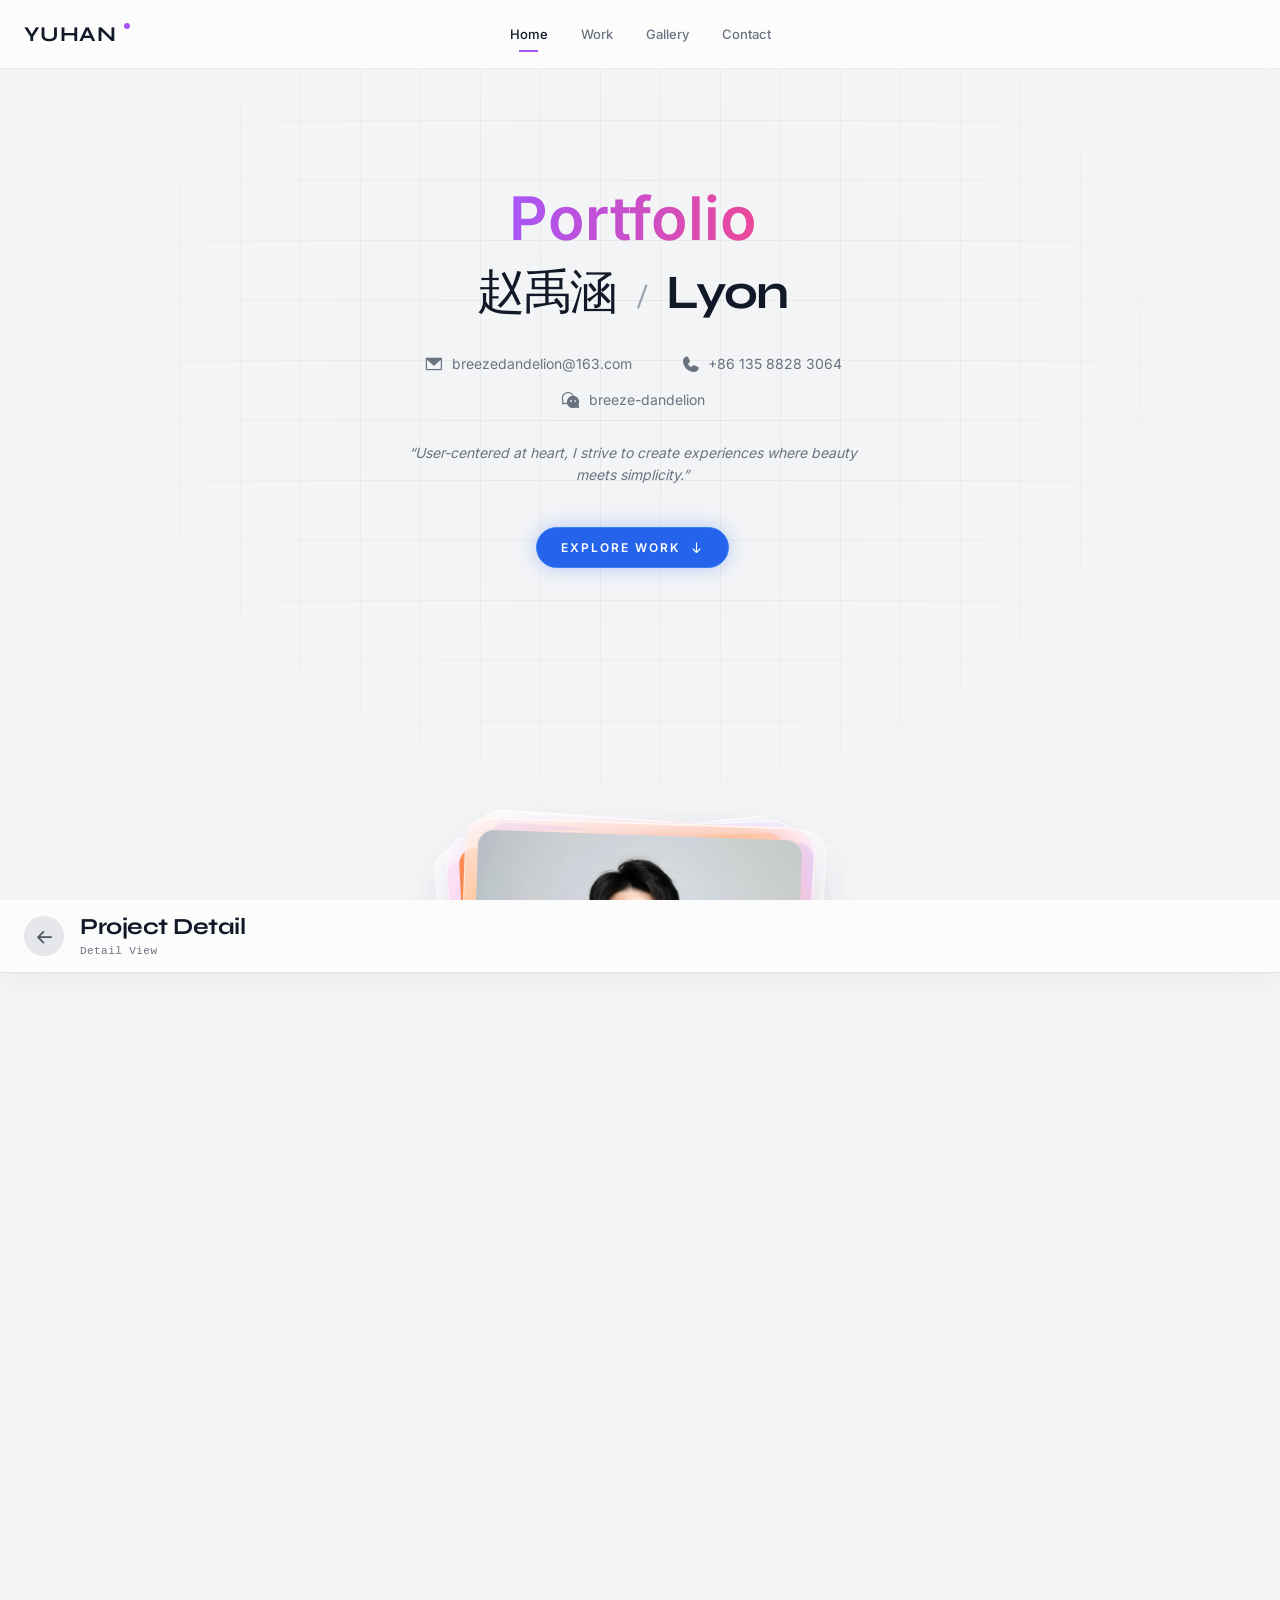
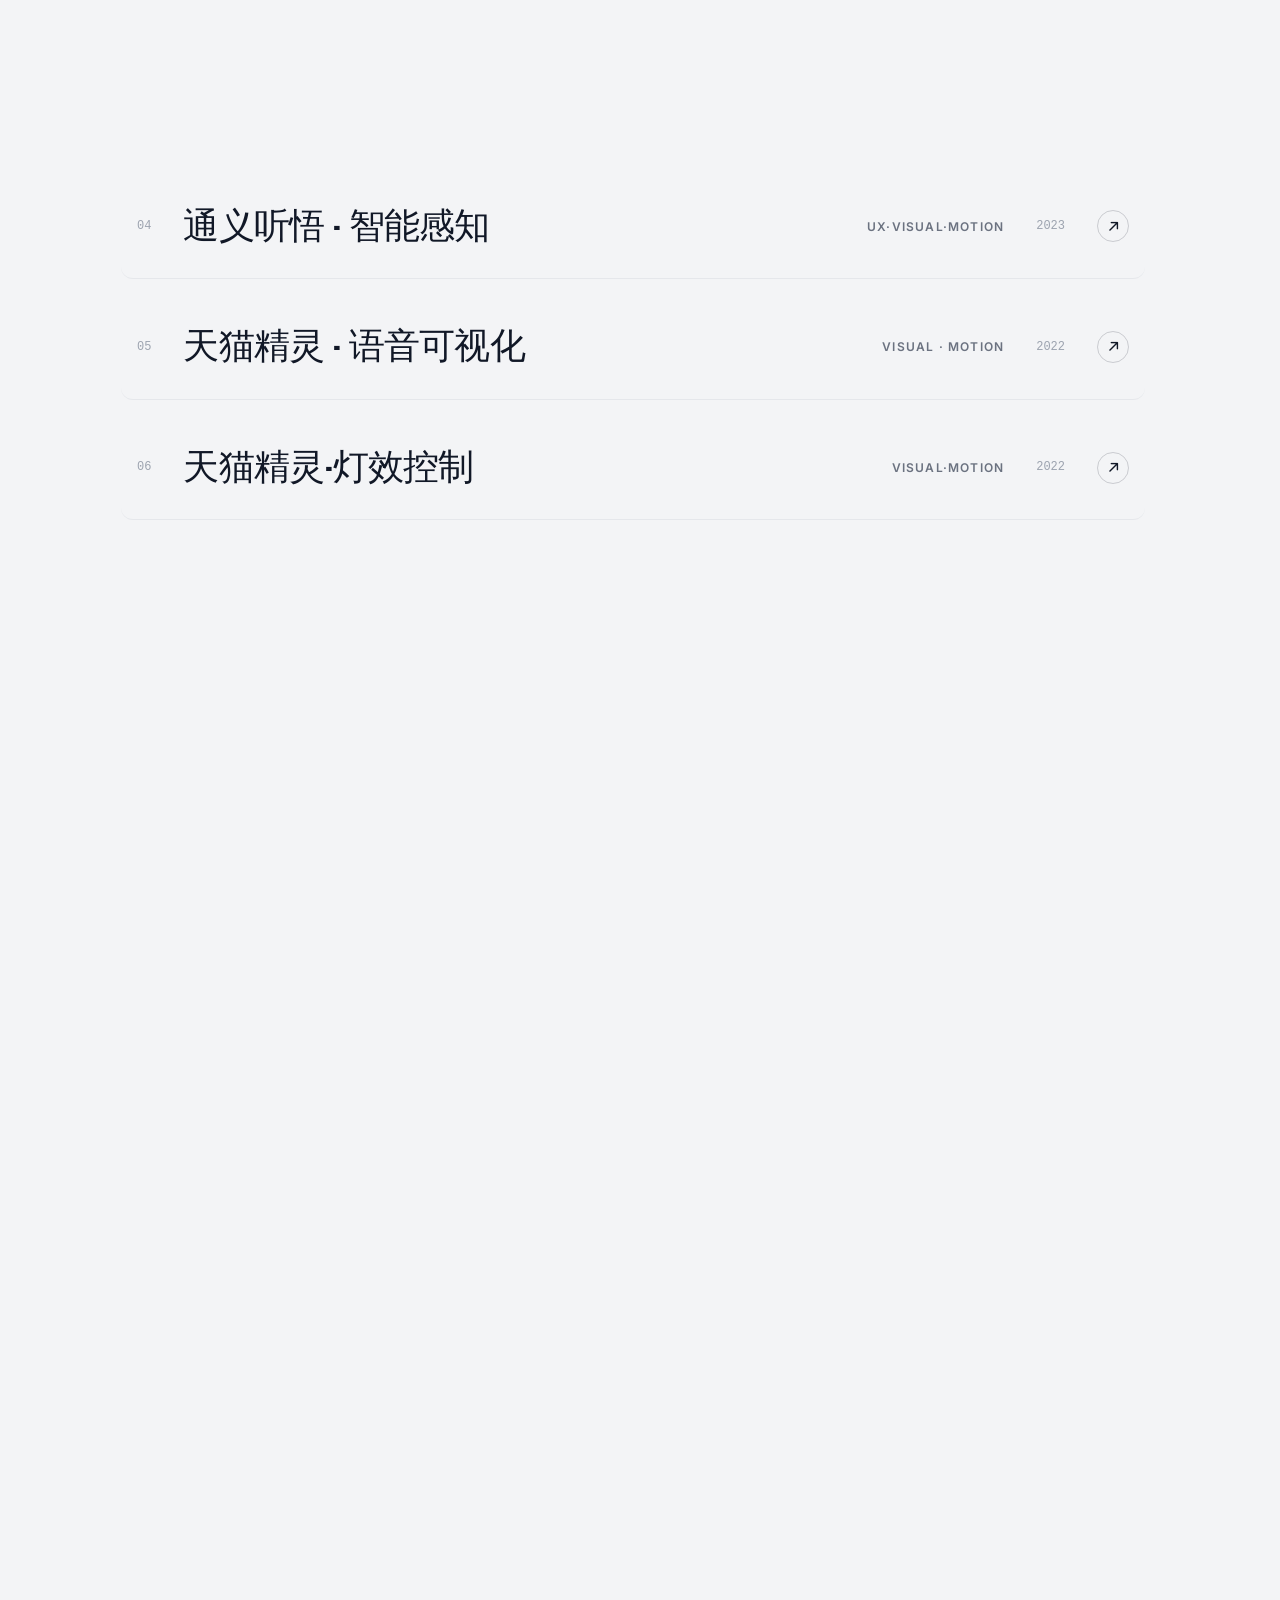
<file: index.html>
<!doctype html>
<html lang="zh-CN">
  <head>
    <meta charset="UTF-8" />
    <meta name="viewport" content="width=1440" />
    <meta name="theme-color" content="#f3f4f6" />
    <meta name="description" content="YUHAN 创意作品集" />
    <title>YUHAN - 创意作品集</title>
    <script type="module" crossorigin src="./assets/jsx-runtime-D1Z4dj17.js"></script>
    <script type="module" crossorigin src="./assets/portfolio-main-B-Iw_MYx.js"></script>
    <link rel="stylesheet" crossorigin href="./assets/portfolio-main-DmGyBqK6.css">
  </head>
  <body>
    <div id="root"></div>
  </body>
</html>
</file>
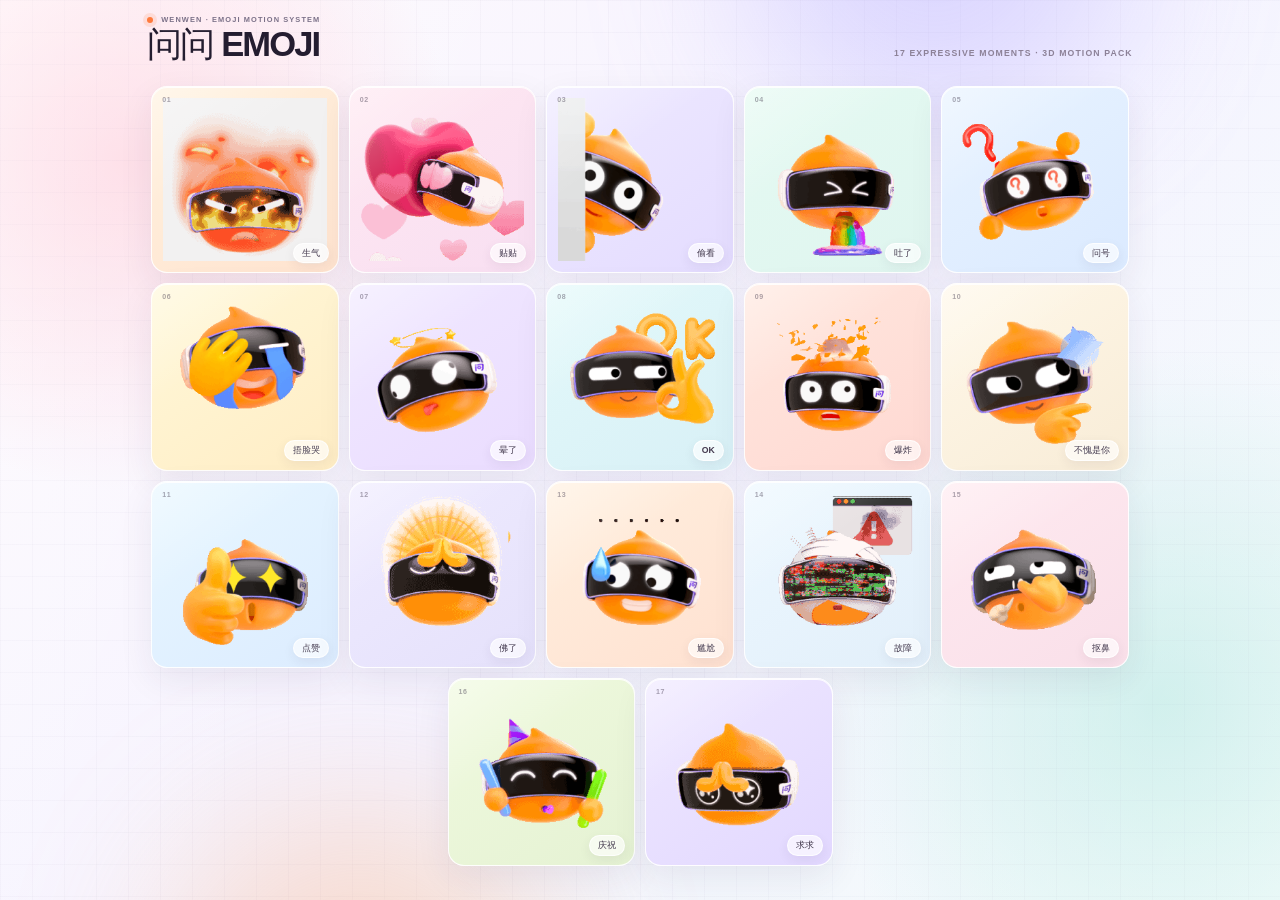
<file: emoji-gallery.html>
<!doctype html>
<html lang="zh-CN">
  <head>
    <meta charset="UTF-8" />
    <meta name="viewport" content="width=1440" />
    <meta name="theme-color" content="#f7f7fb" />
    <title>问问 Emoji 动效设计</title>
    <script type="module" crossorigin src="./assets/emojiGallery-DuRMcF8J.js"></script>
    <link rel="modulepreload" crossorigin href="./assets/jsx-runtime-D1Z4dj17.js">
    <link rel="stylesheet" crossorigin href="./assets/emojiGallery-B-ELrK28.css">
  </head>
  <body>
    <div id="root"></div>
  </body>
</html>
</file>
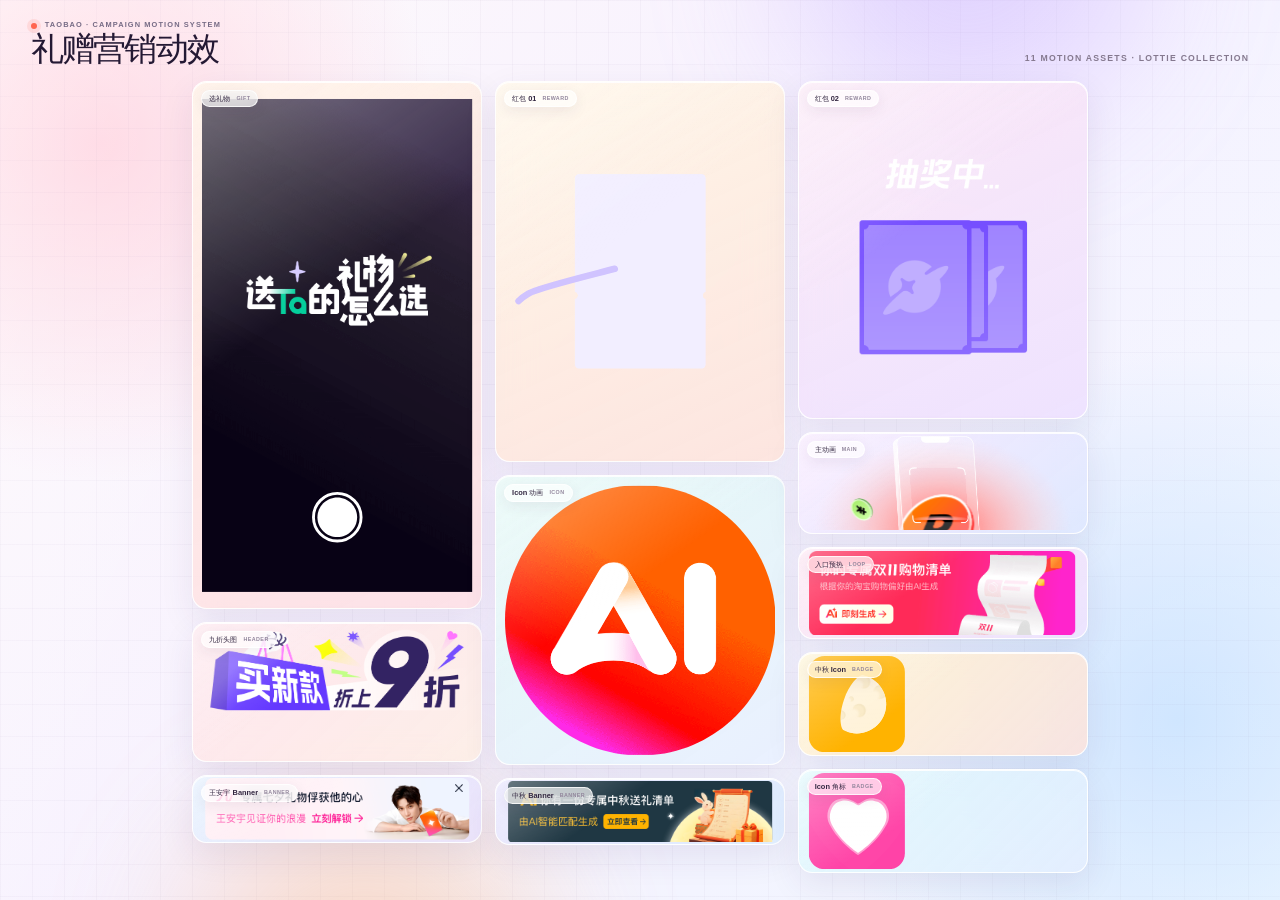
<file: gift-motion.html>
<!doctype html>
<html lang="zh-CN">
  <head>
    <meta charset="UTF-8" />
    <meta name="viewport" content="width=1440" />
    <meta name="theme-color" content="#f4f0ff" />
    <title>礼赠营销动效</title>
    <script type="module" crossorigin src="./assets/giftMotion-Z81s8A3g.js"></script>
    <link rel="modulepreload" crossorigin href="./assets/jsx-runtime-D1Z4dj17.js">
    <link rel="modulepreload" crossorigin href="./assets/lottie-BwpgQg5S.js">
    <link rel="stylesheet" crossorigin href="./assets/giftMotion-LMidW7qD.css">
  </head>
  <body>
    <div id="root"></div>
  </body>
</html>
</file>
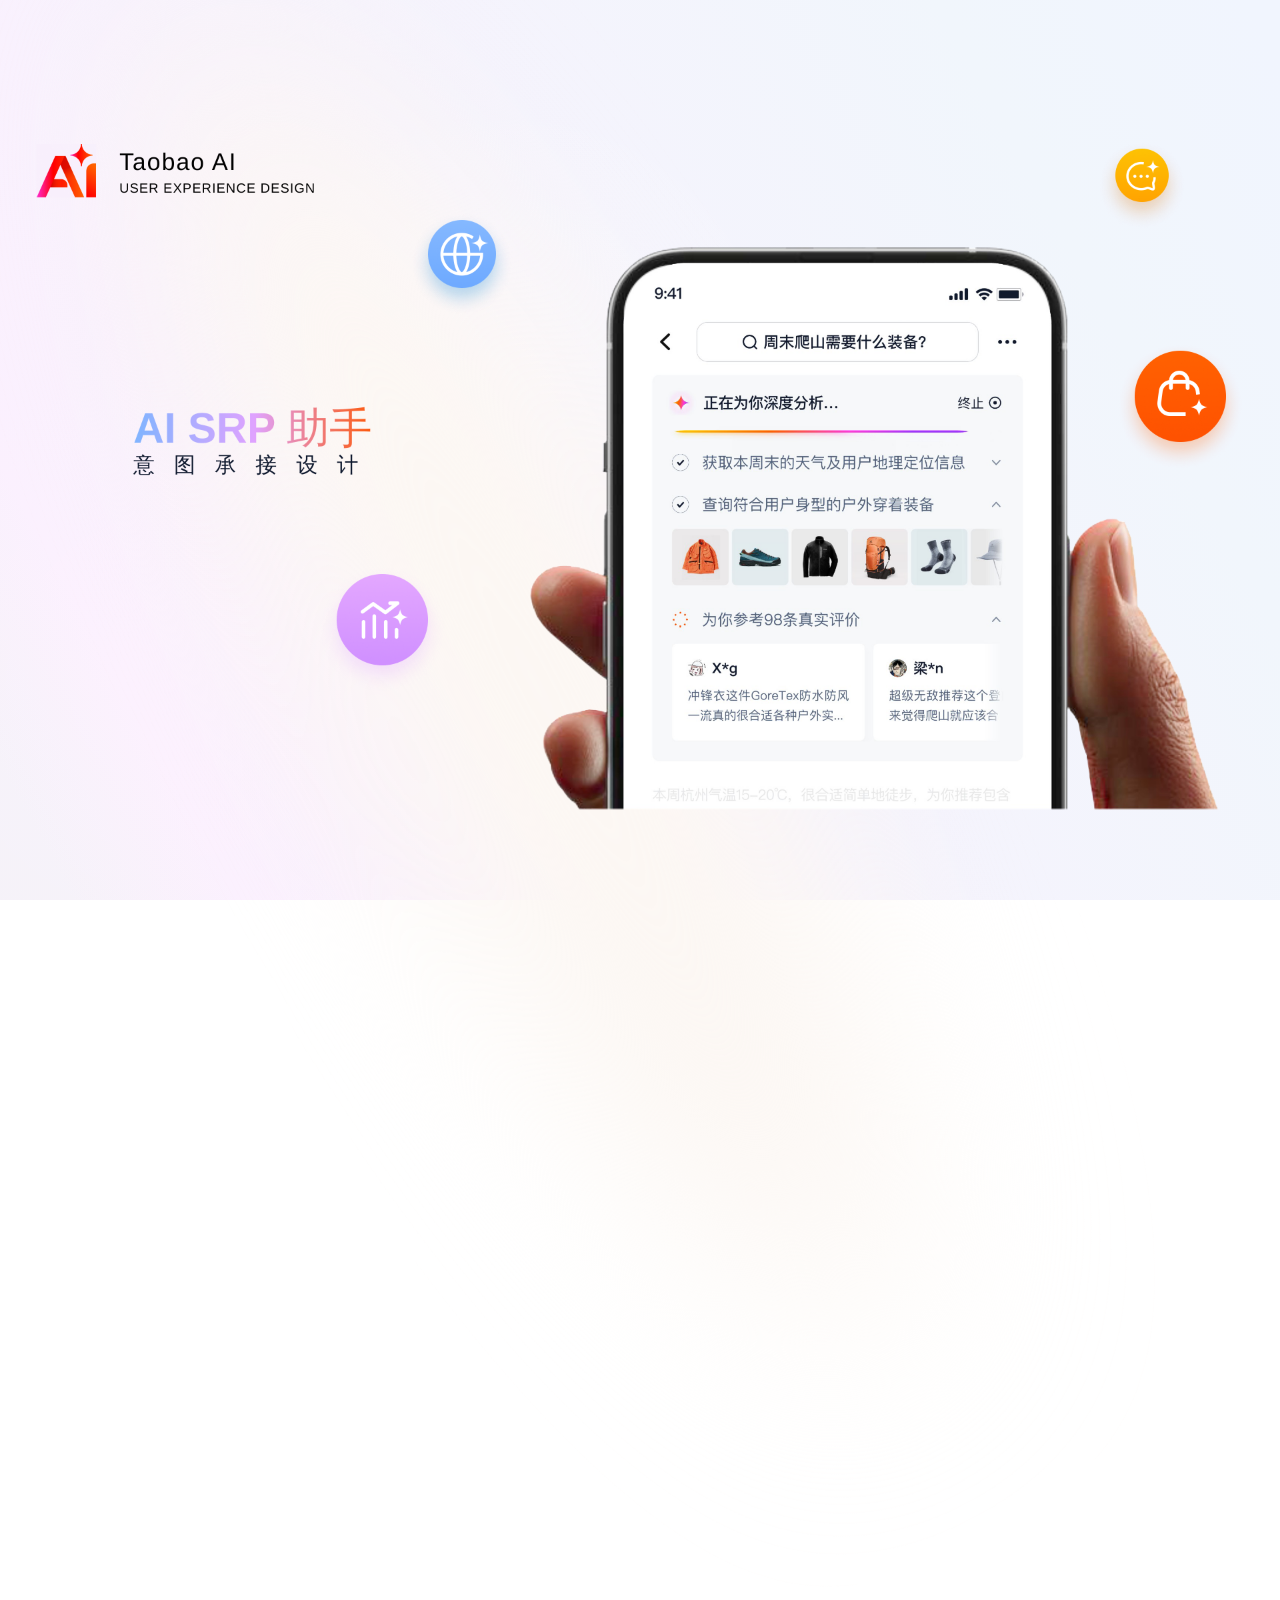
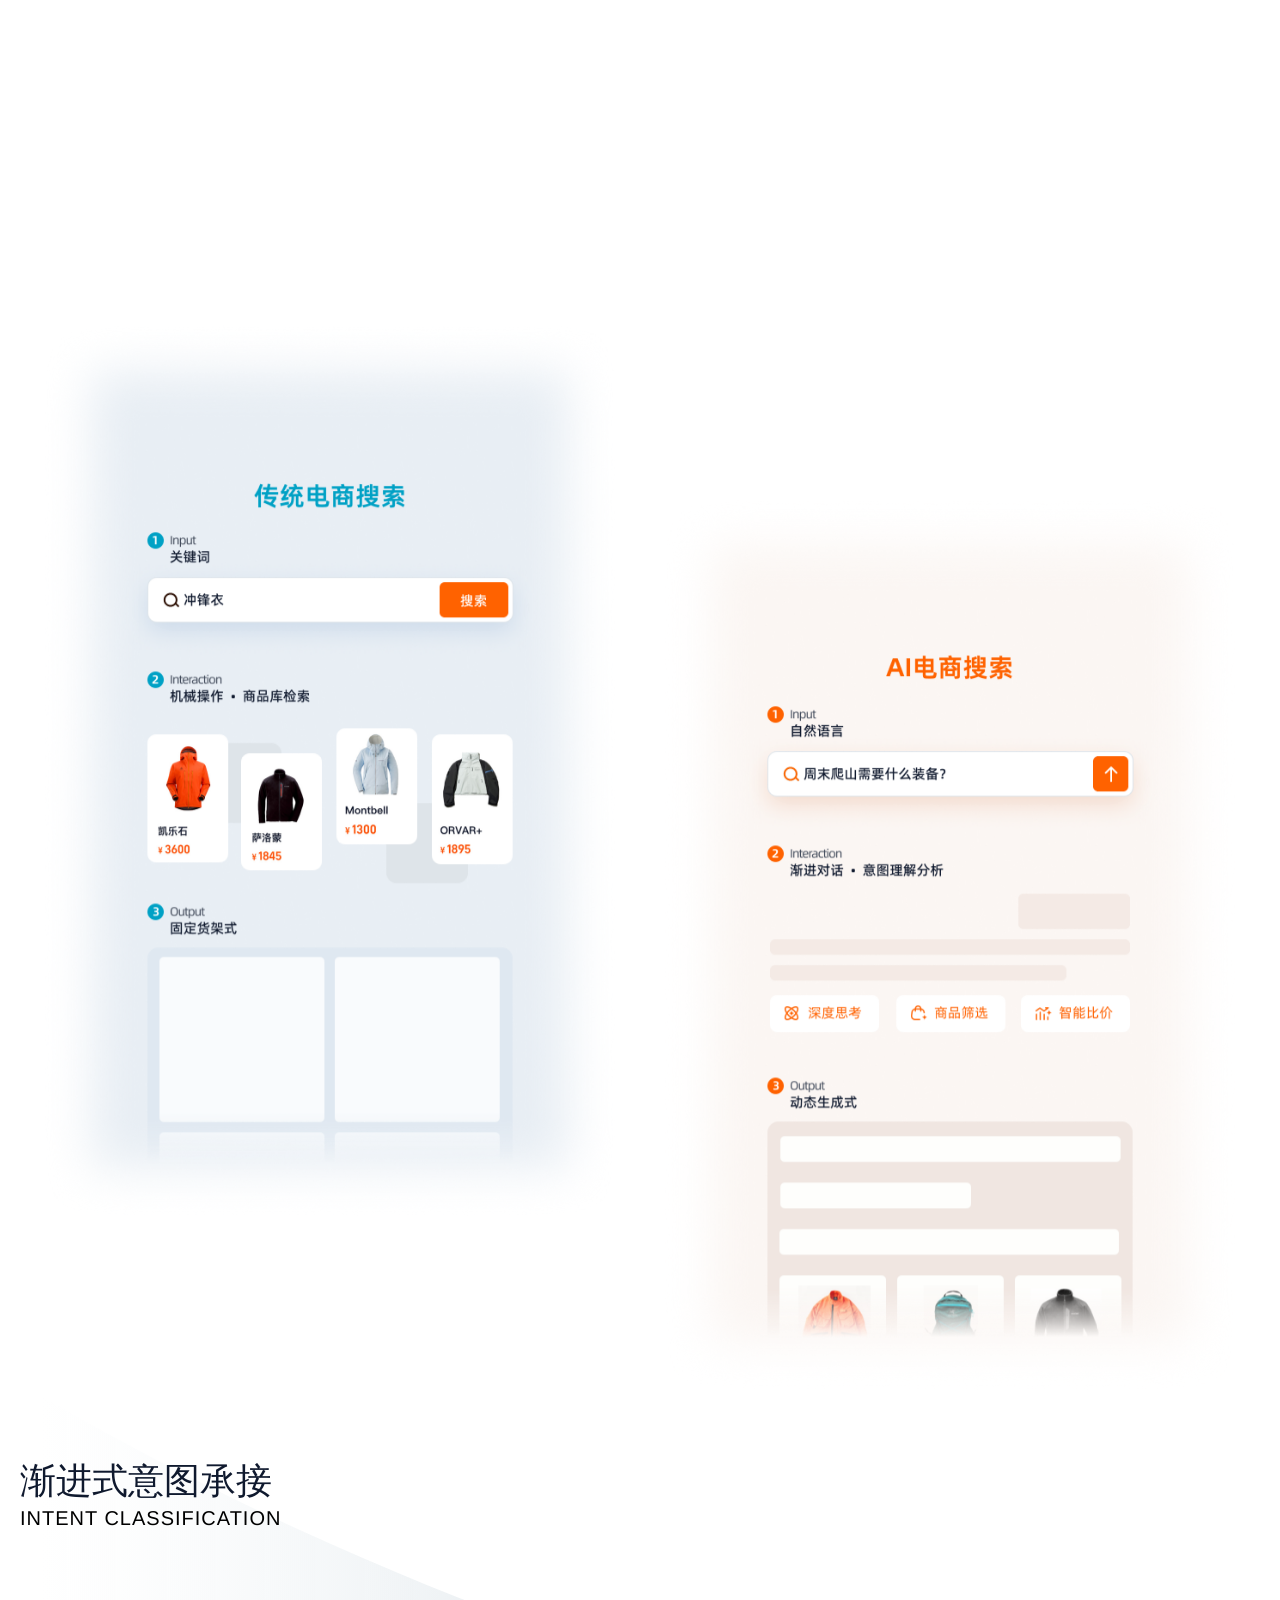
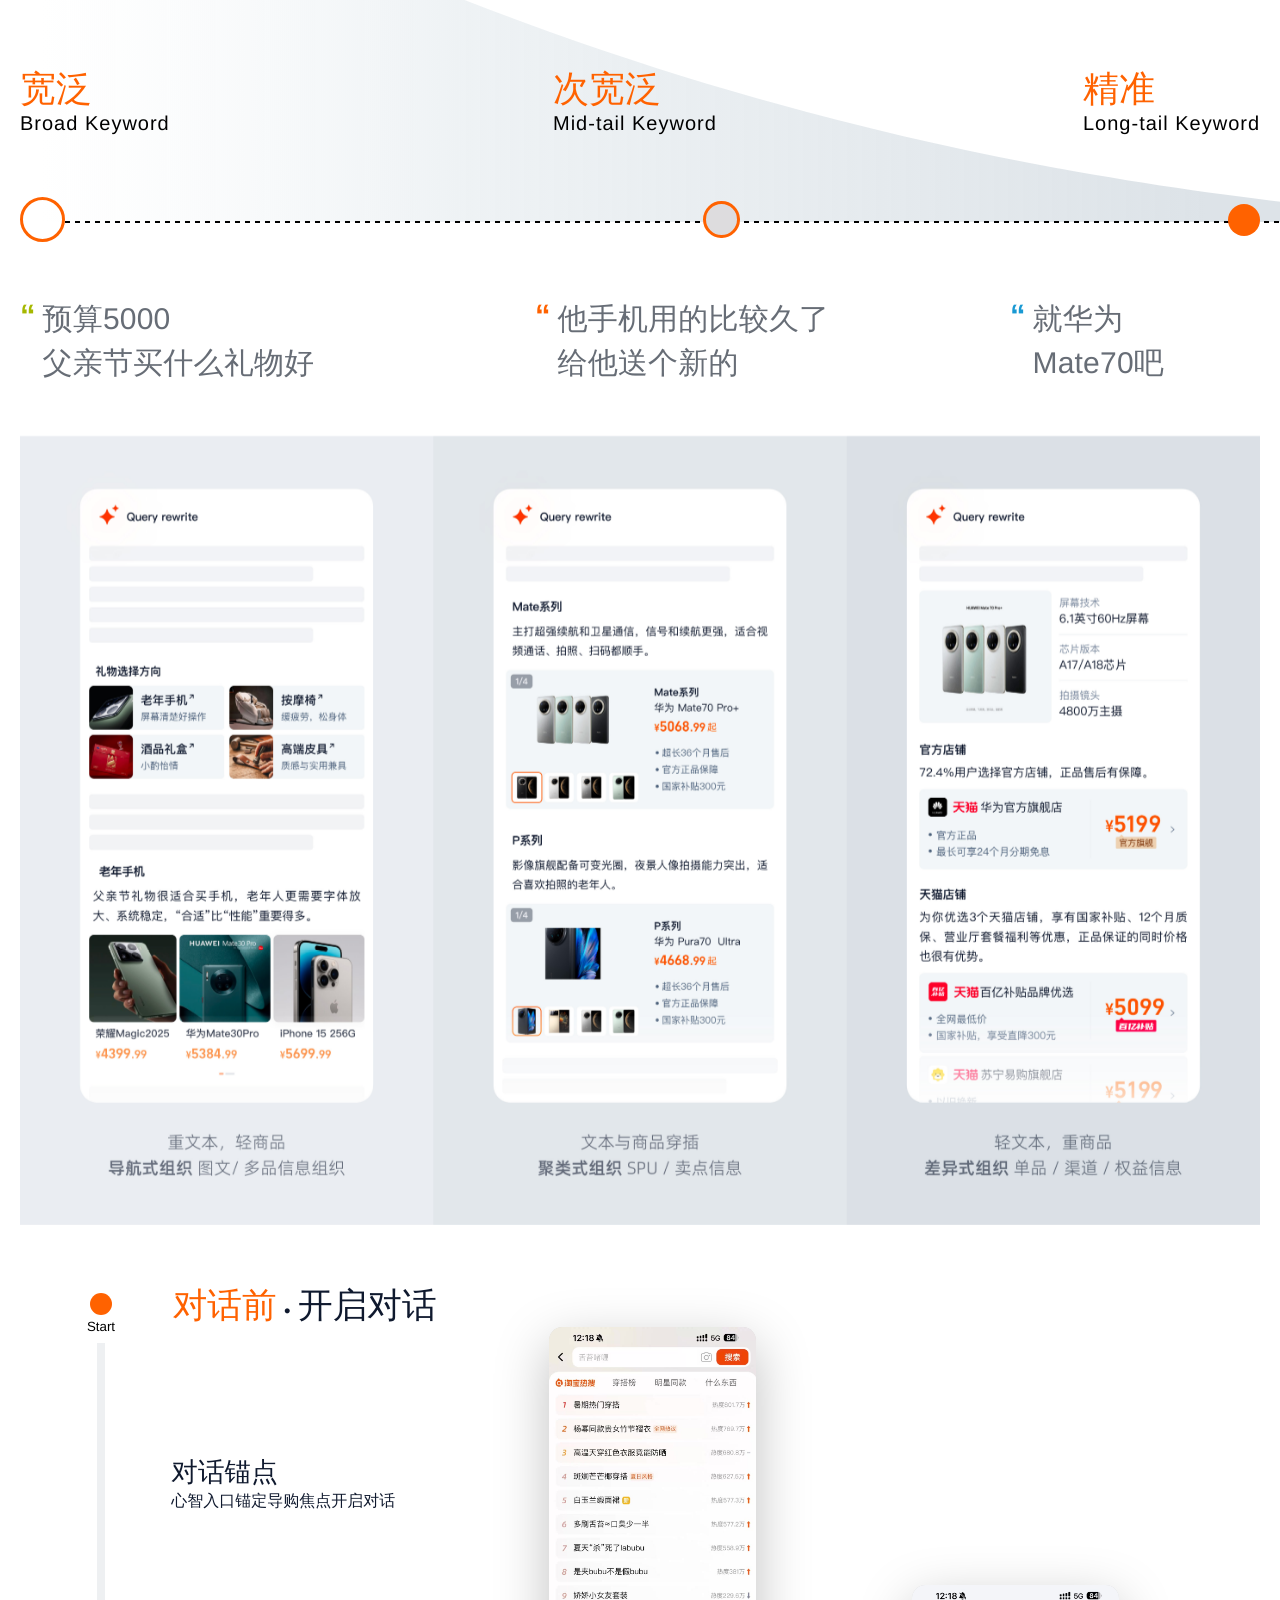
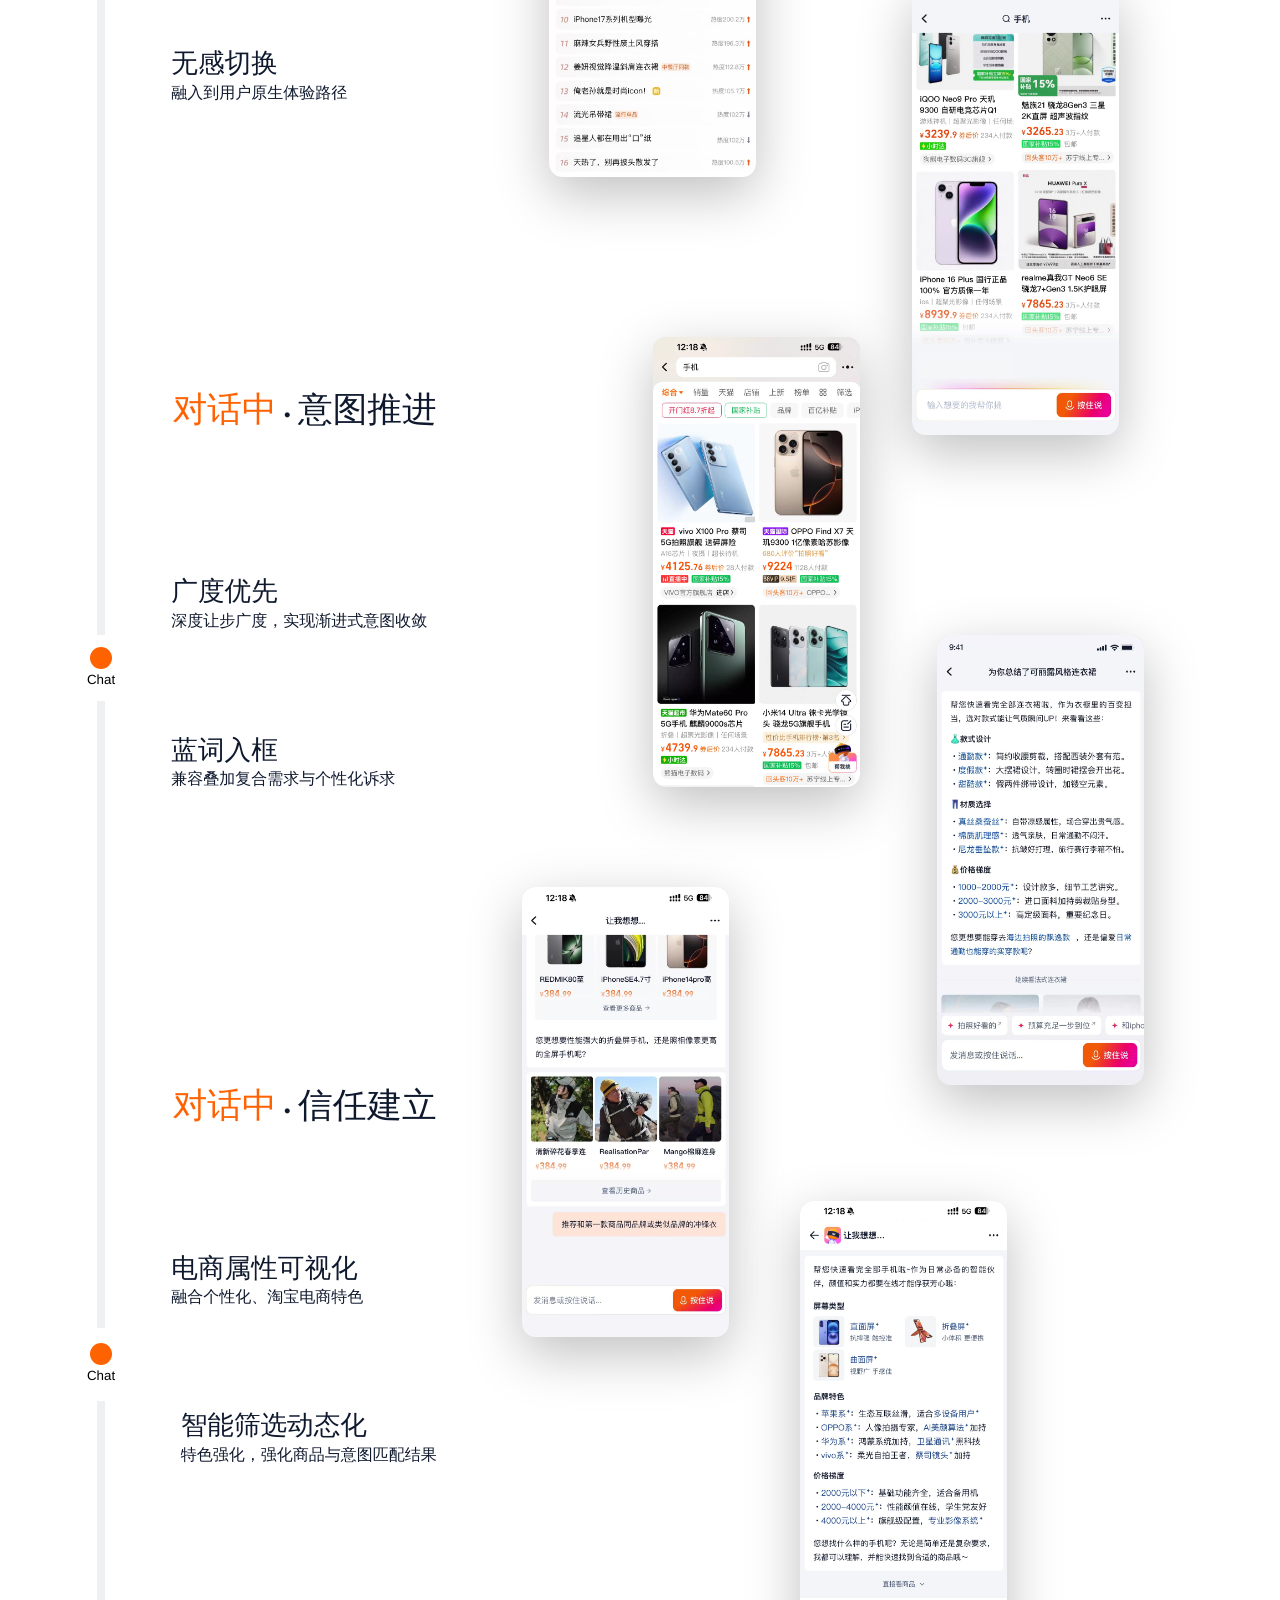
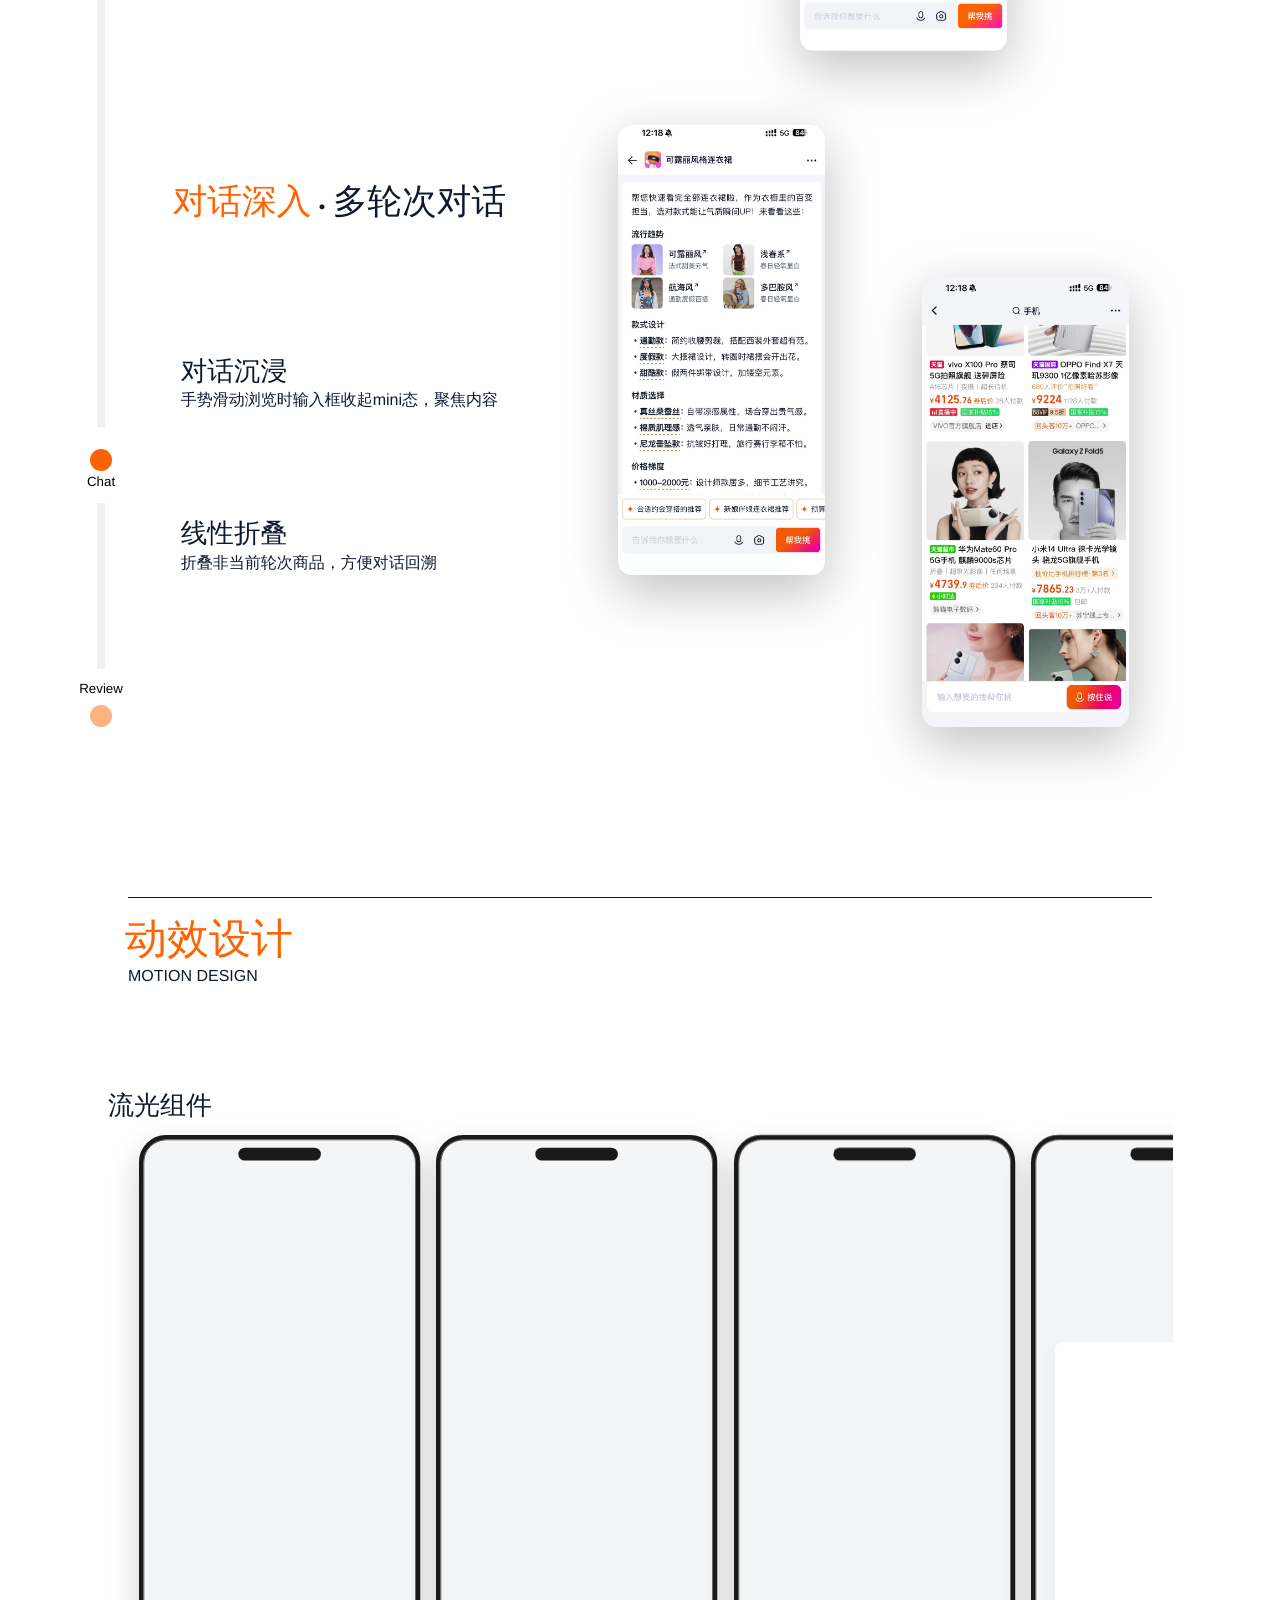
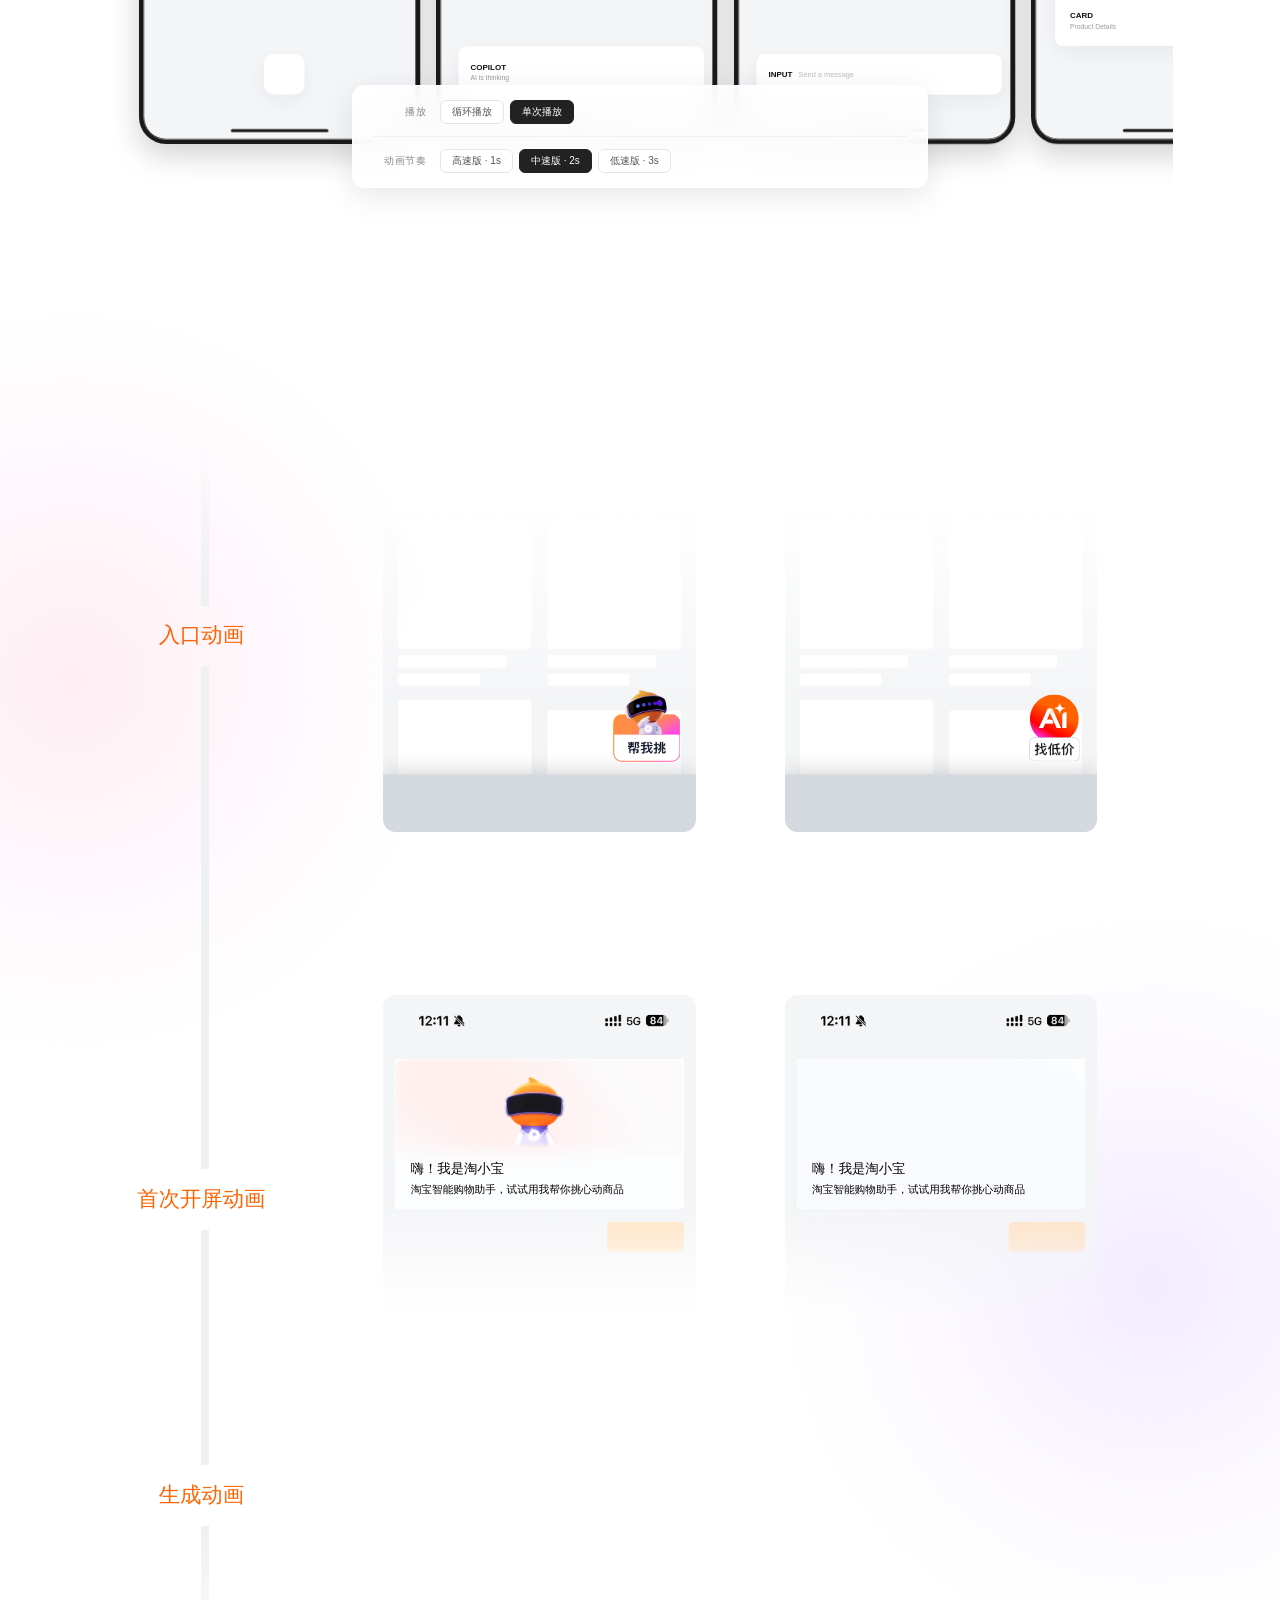
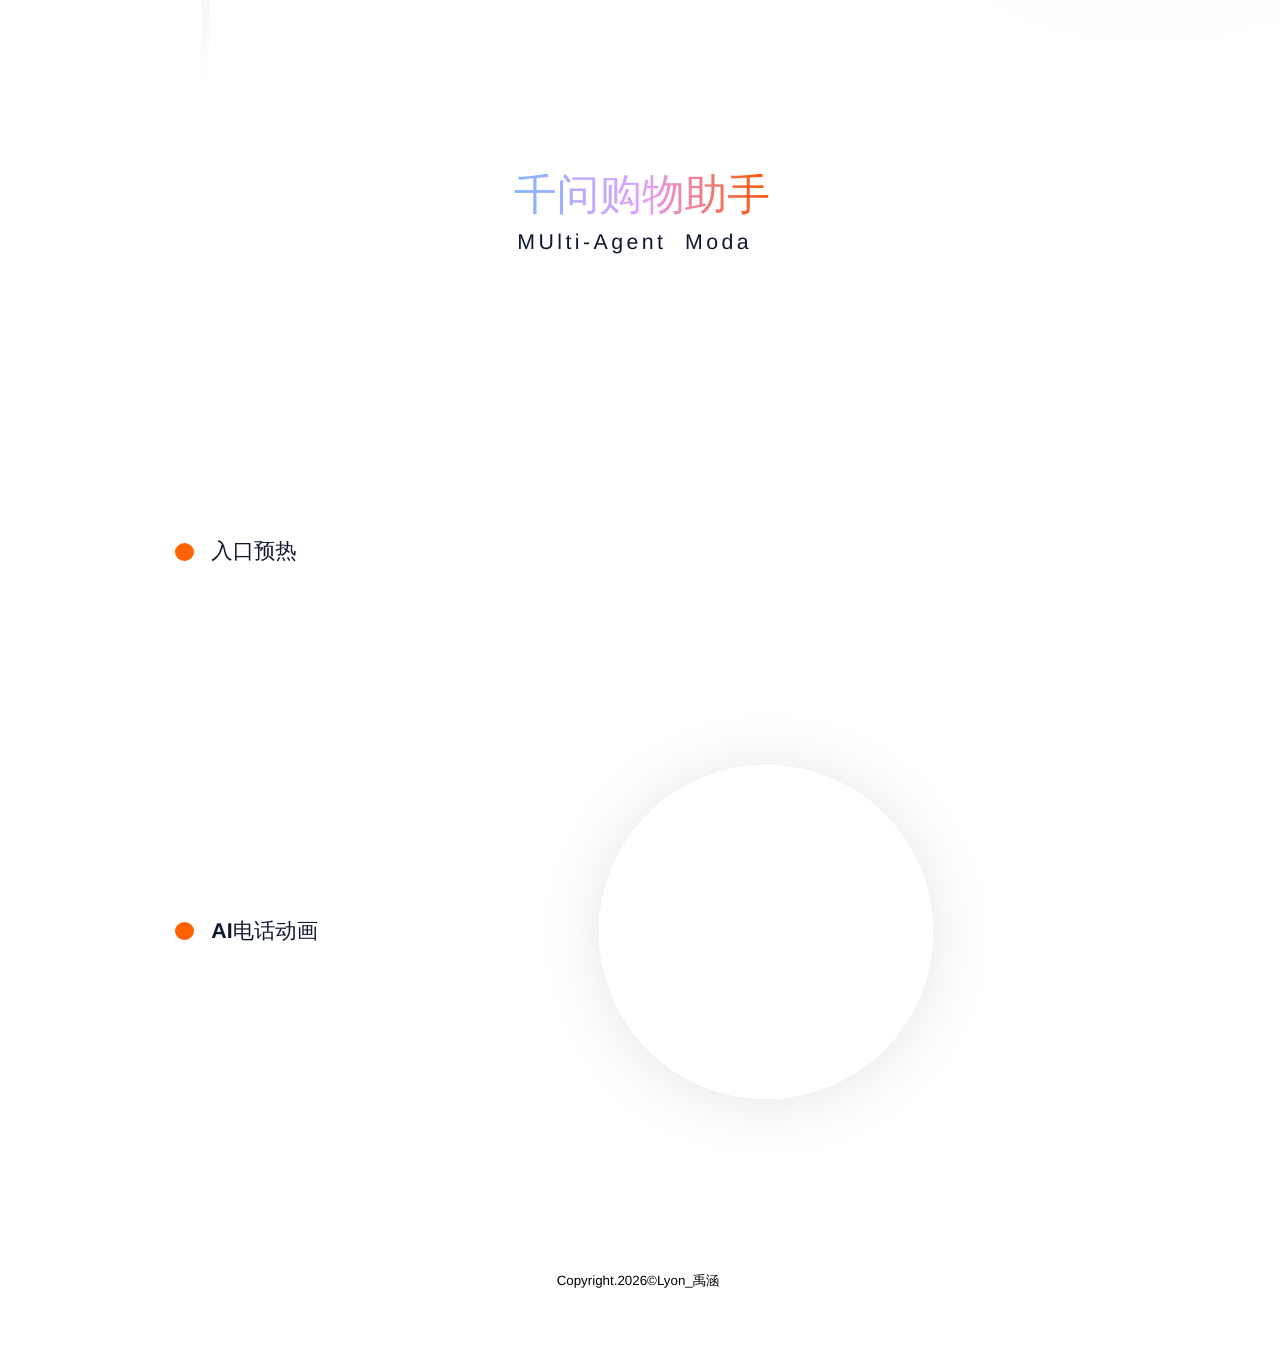
<file: project-1.html>
<!doctype html>
<html lang="zh-CN">
  <head>
    <meta charset="UTF-8" />
    <meta name="viewport" content="width=1440" />
    <meta name="theme-color" content="#f5f3fb" />
    <title>AI SRP 助手 · Portfolio</title>
    <script type="module" crossorigin src="./assets/project1-BxhMbS4W.js"></script>
    <link rel="modulepreload" crossorigin href="./assets/jsx-runtime-D1Z4dj17.js">
    <link rel="modulepreload" crossorigin href="./assets/ScrollTrigger-4ZQzihem.js">
    <link rel="modulepreload" crossorigin href="./assets/lottie-BwpgQg5S.js">
    <link rel="stylesheet" crossorigin href="./assets/project1-BMmqy0iz.css">
  </head>
  <body>
    <div id="root"></div>
  </body>
</html>
</file>
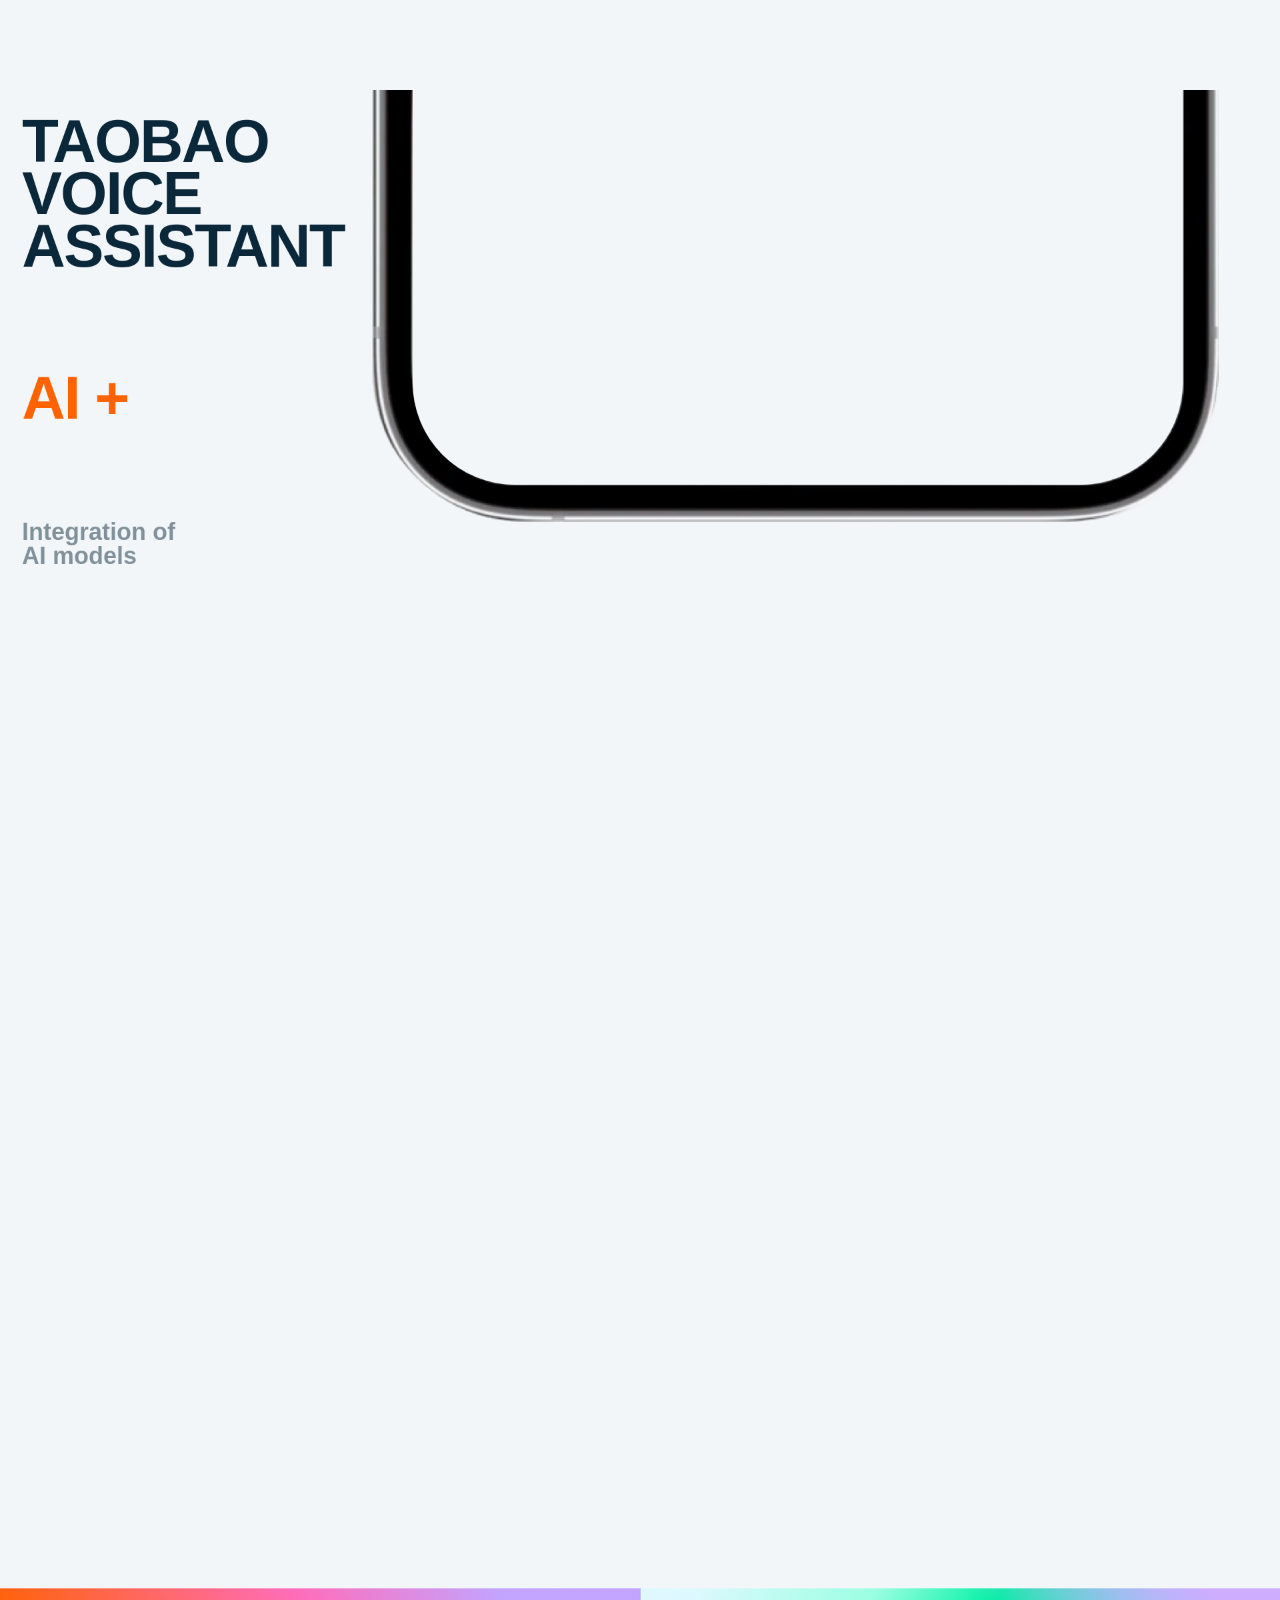
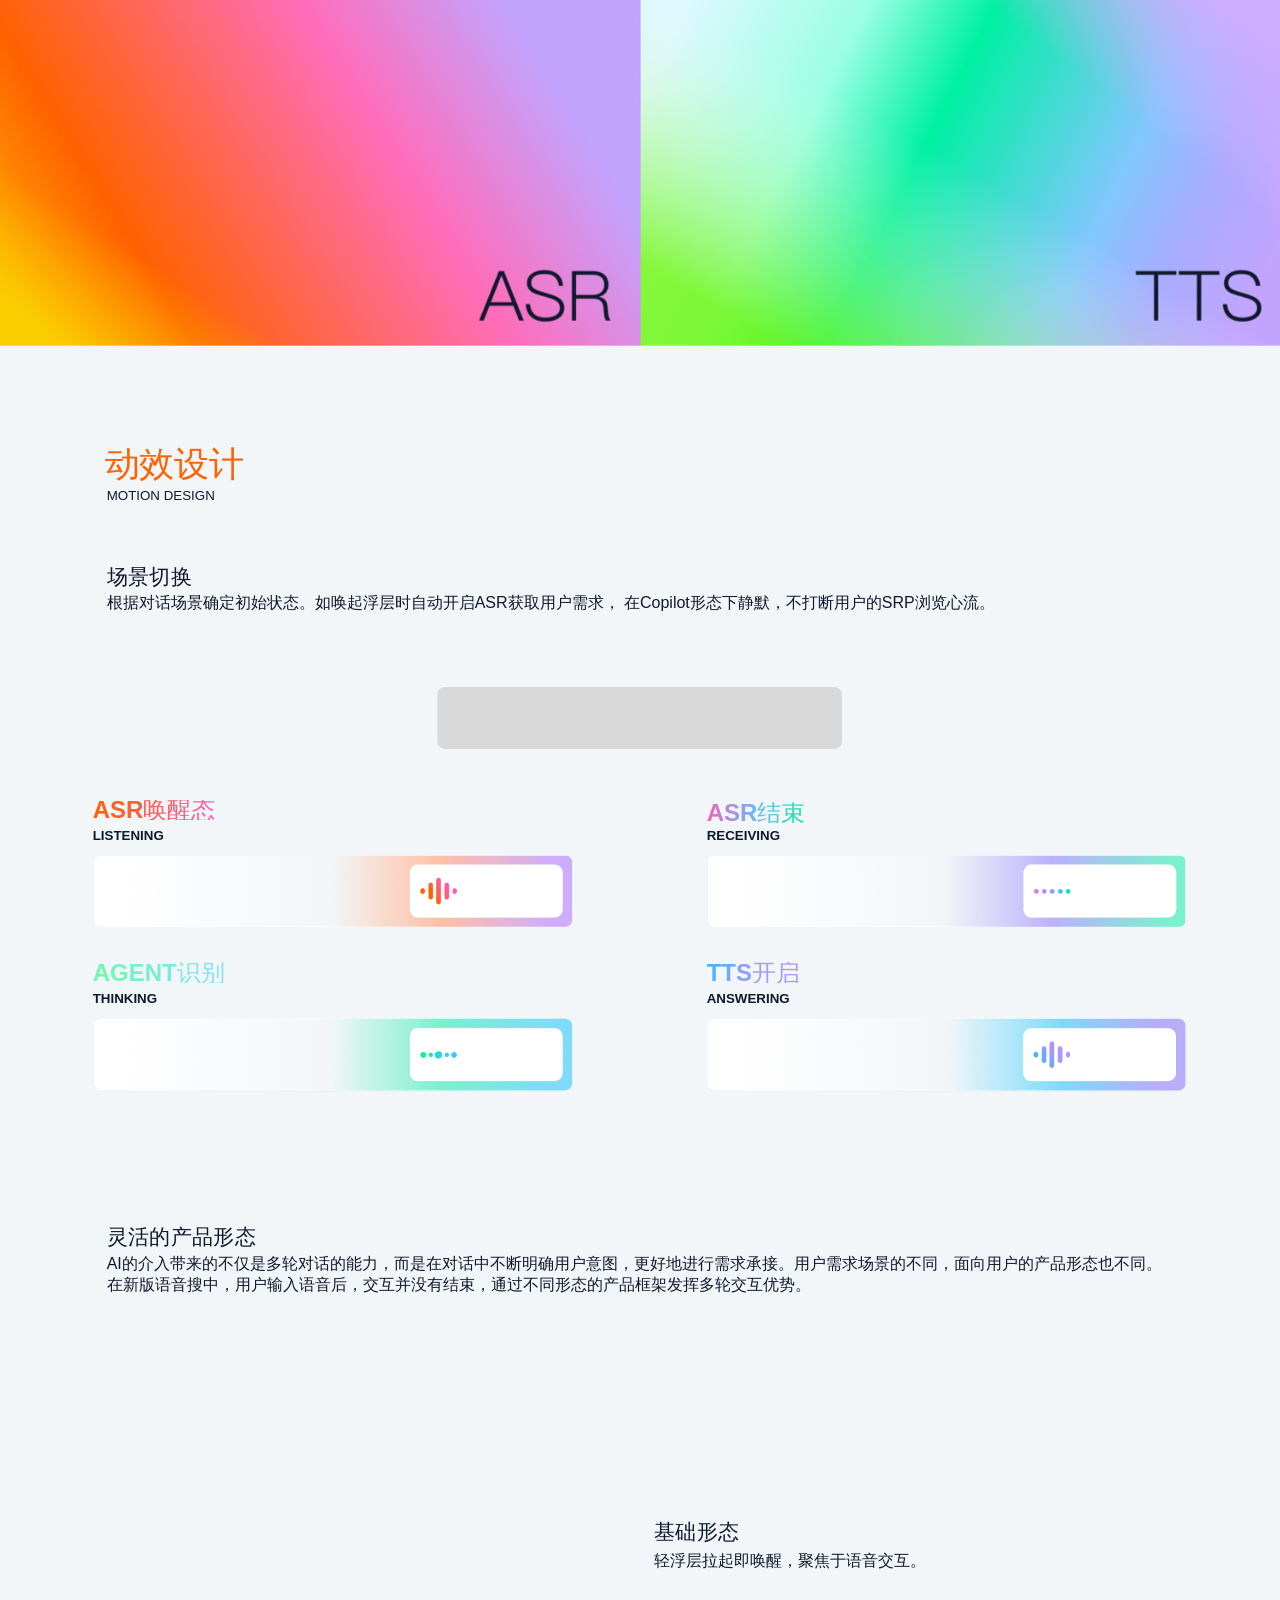
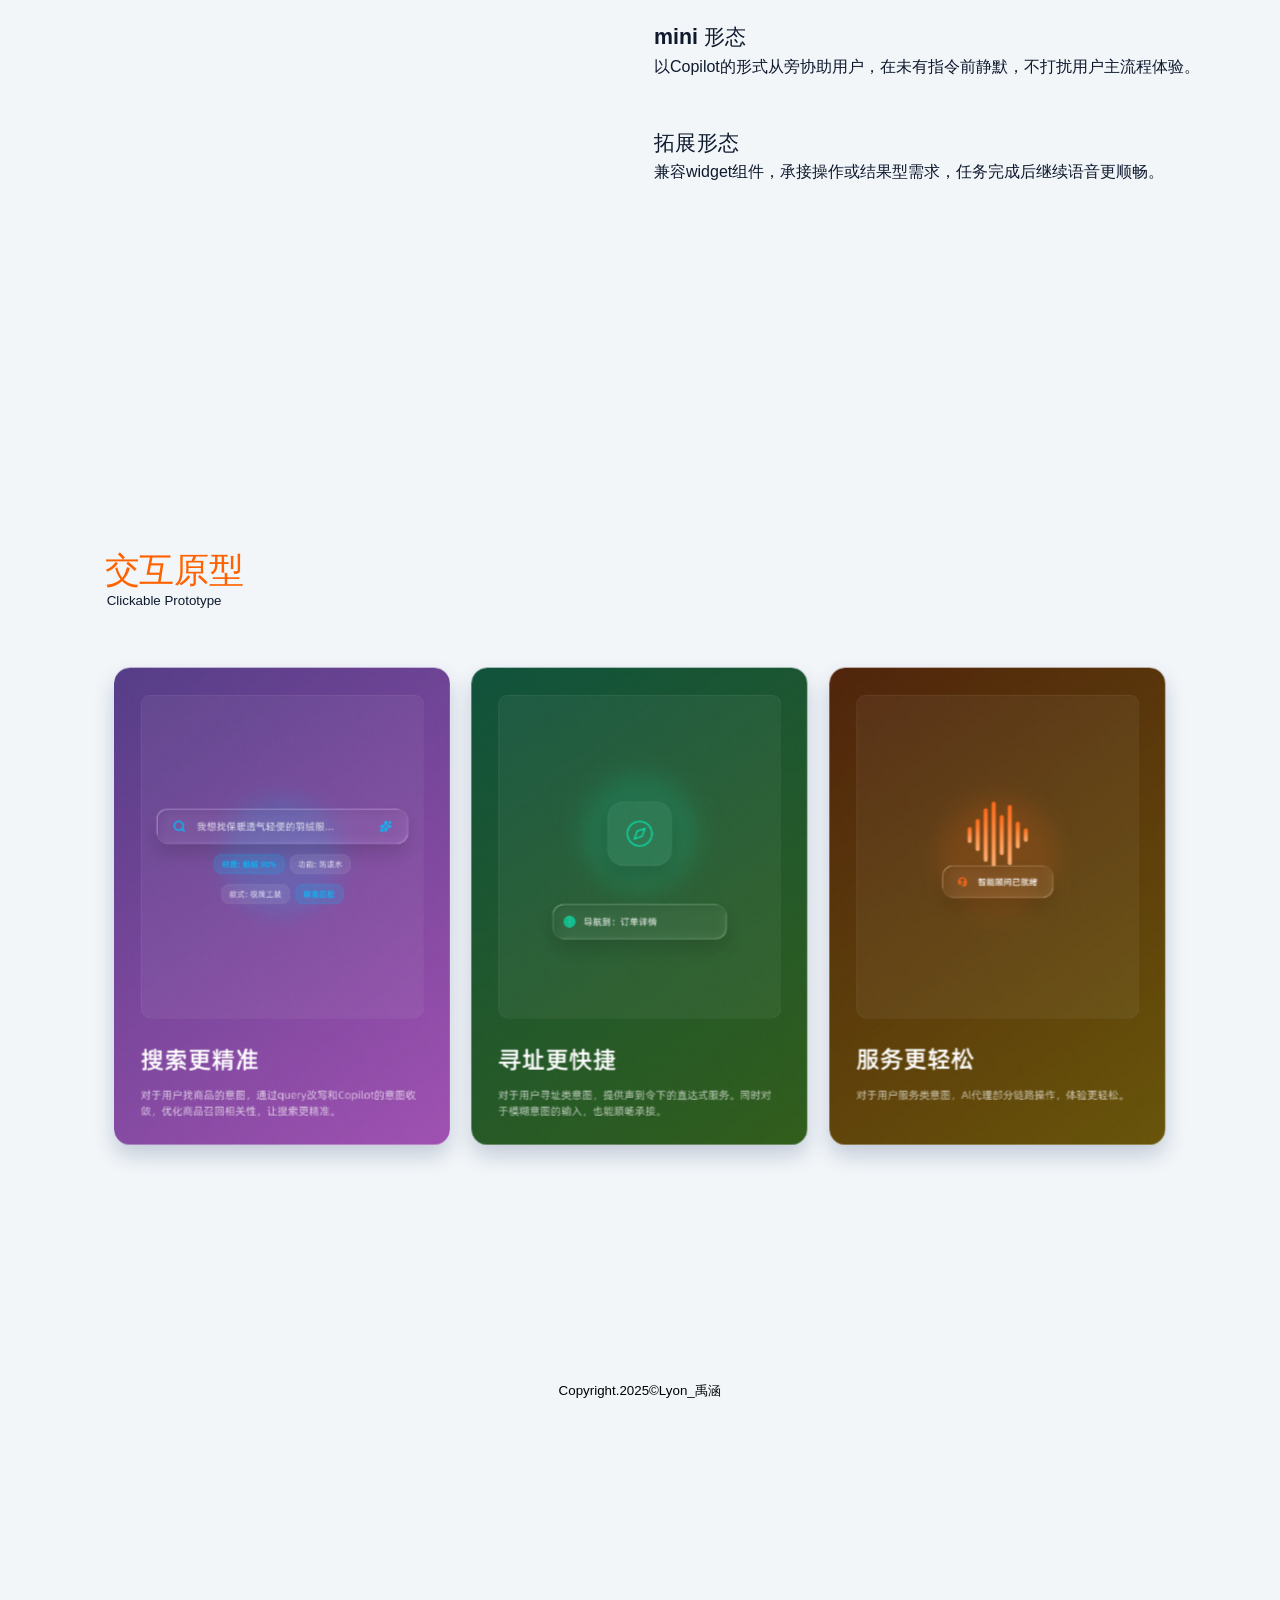
<file: project-2.html>
<!doctype html>
<html lang="zh-CN">
  <head>
    <meta charset="UTF-8" />
    <meta name="viewport" content="width=1440" />
    <meta name="theme-color" content="#f2f6f9" />
    <title>Taobao Voice Assistant</title>
    <script type="module" crossorigin src="./assets/project2-DV6ZD_pt.js"></script>
    <link rel="modulepreload" crossorigin href="./assets/jsx-runtime-D1Z4dj17.js">
    <link rel="modulepreload" crossorigin href="./assets/ScrollTrigger-4ZQzihem.js">
    <link rel="stylesheet" crossorigin href="./assets/project2-B3rIci7j.css">
  </head>
  <body>
    <div id="root"></div>
  </body>
</html>
</file>
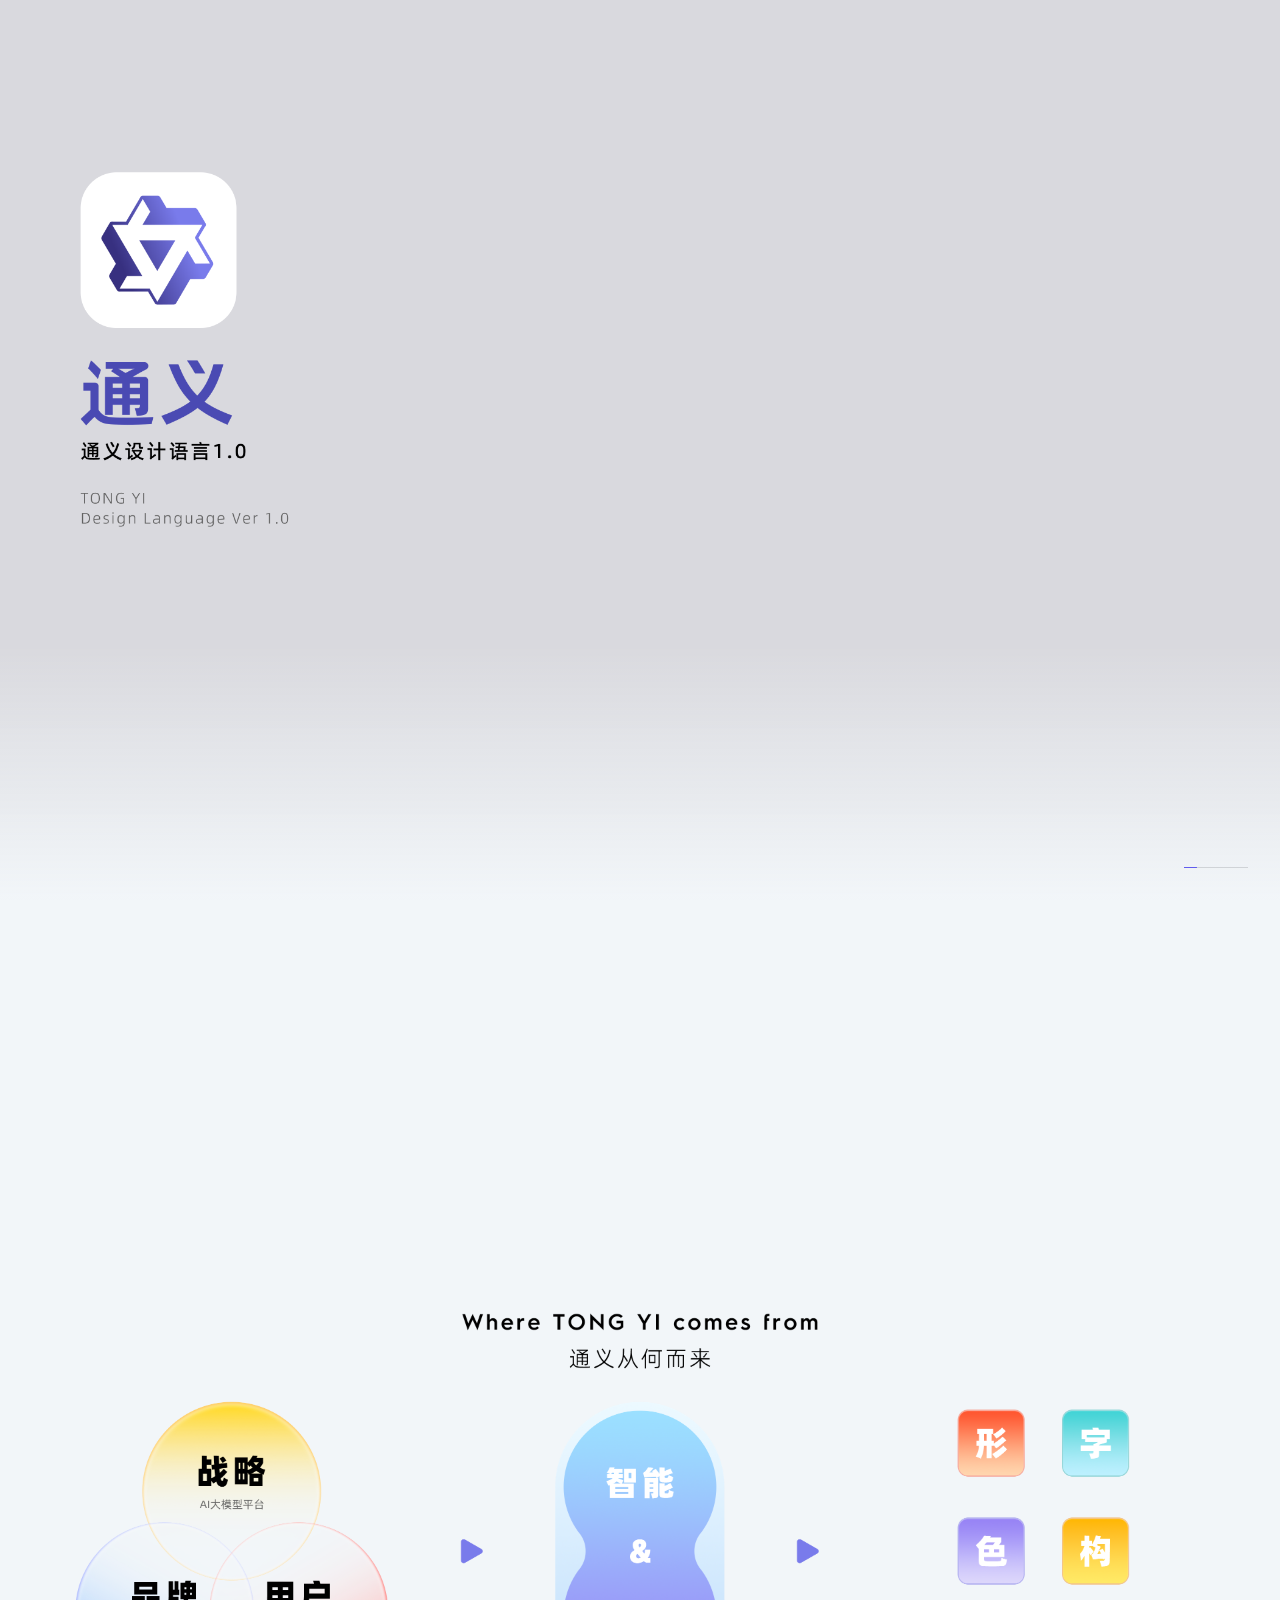
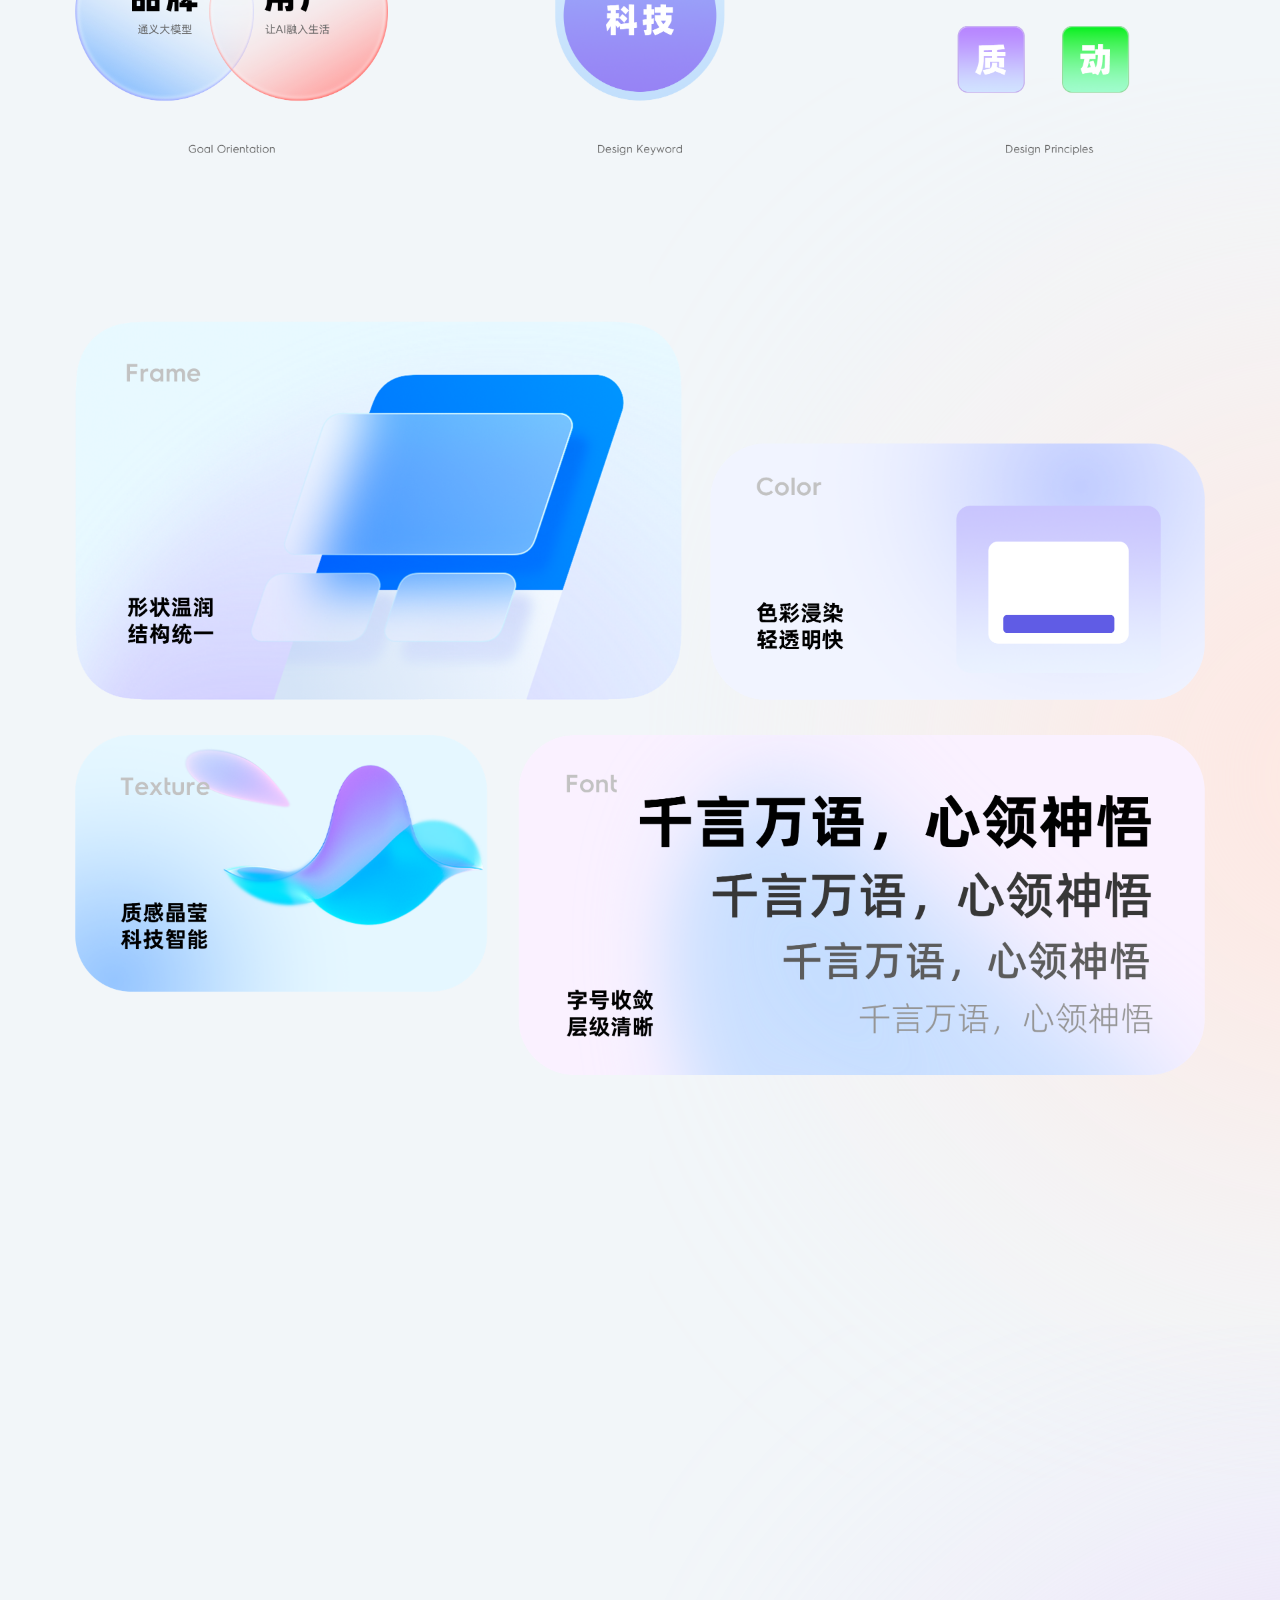
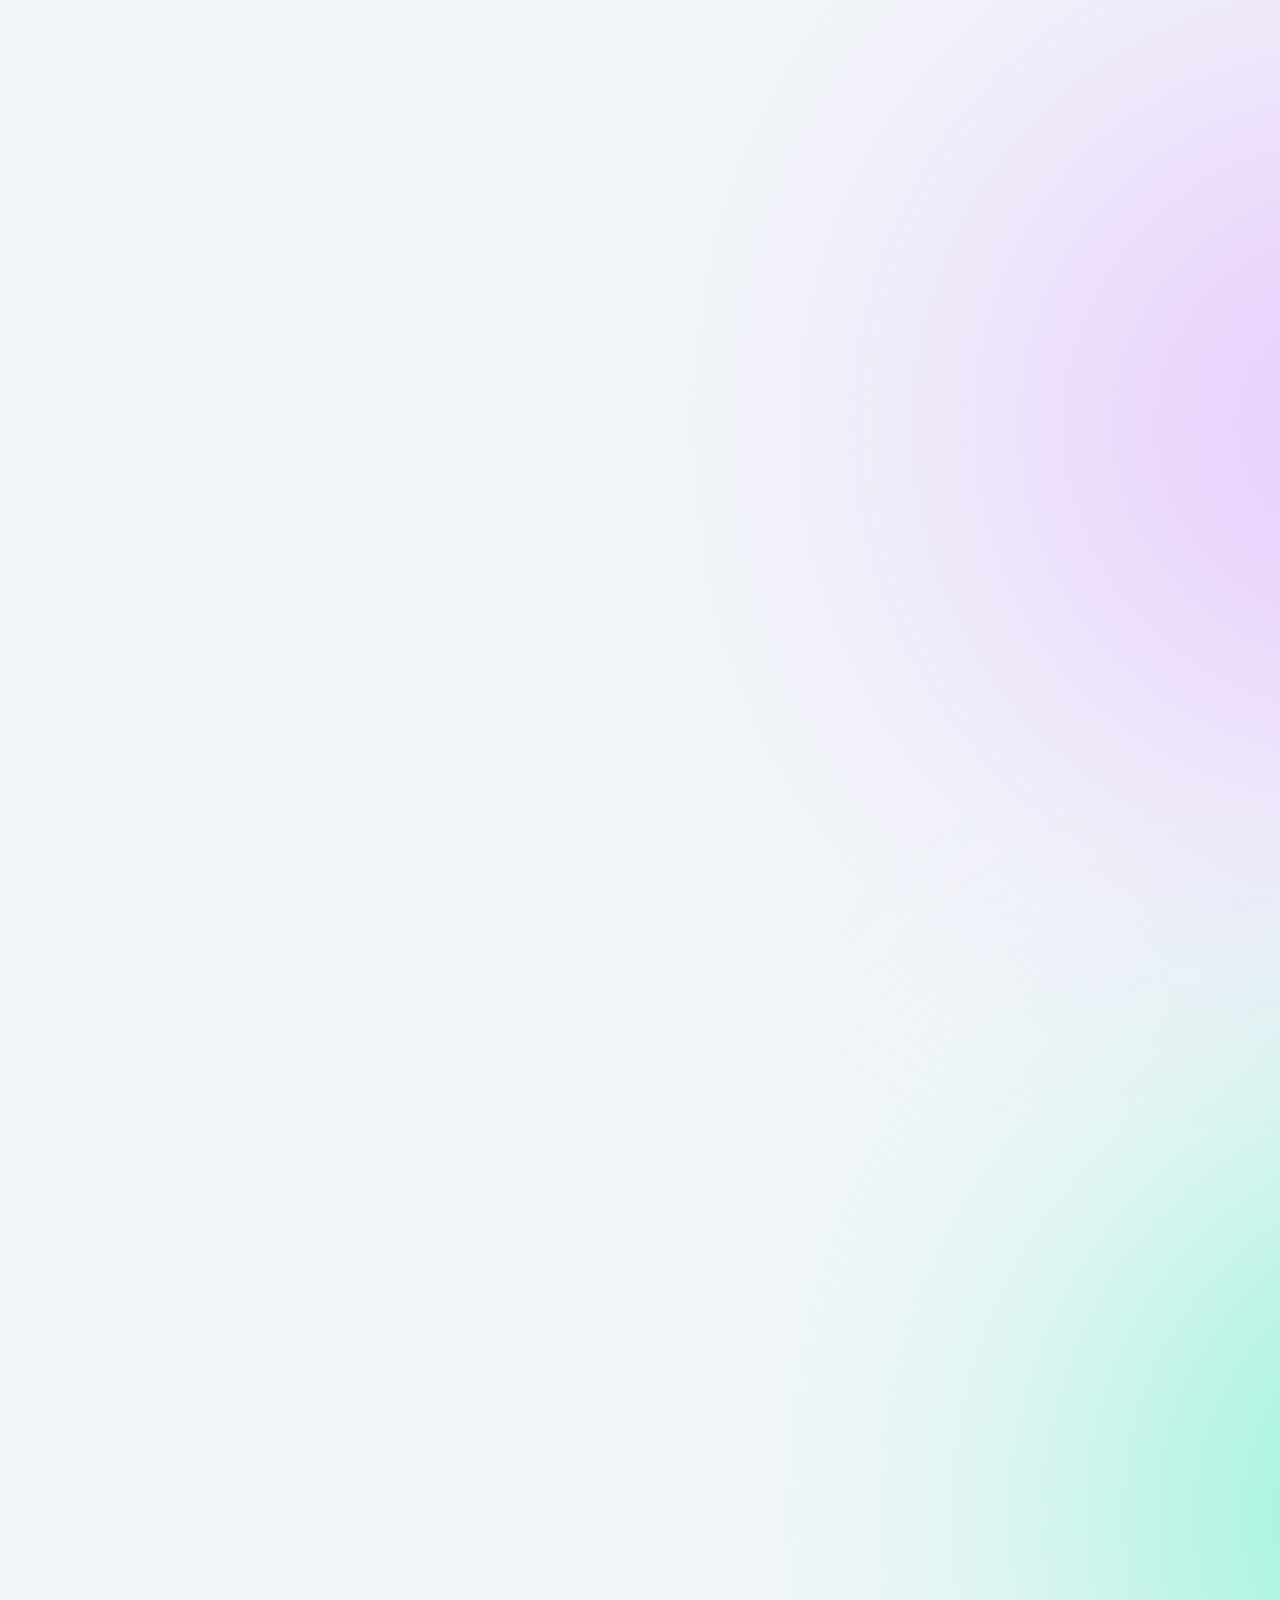
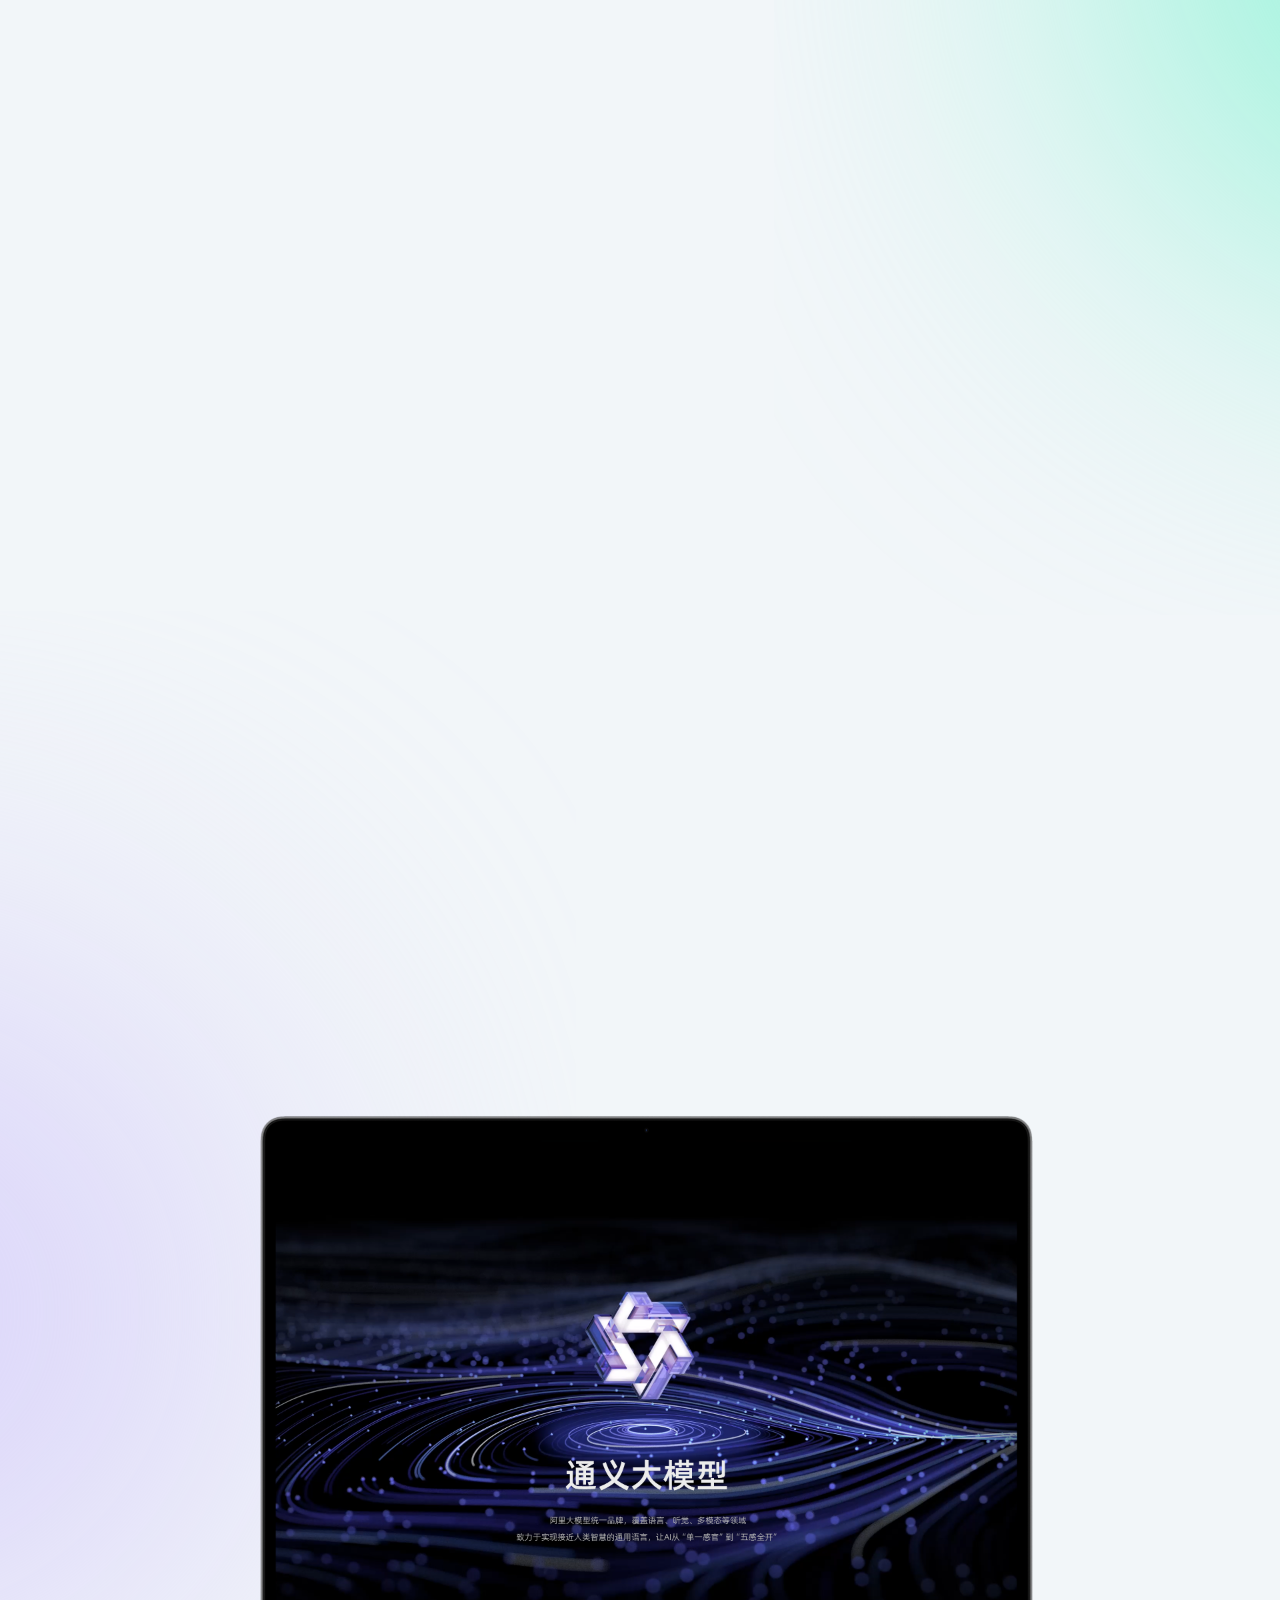
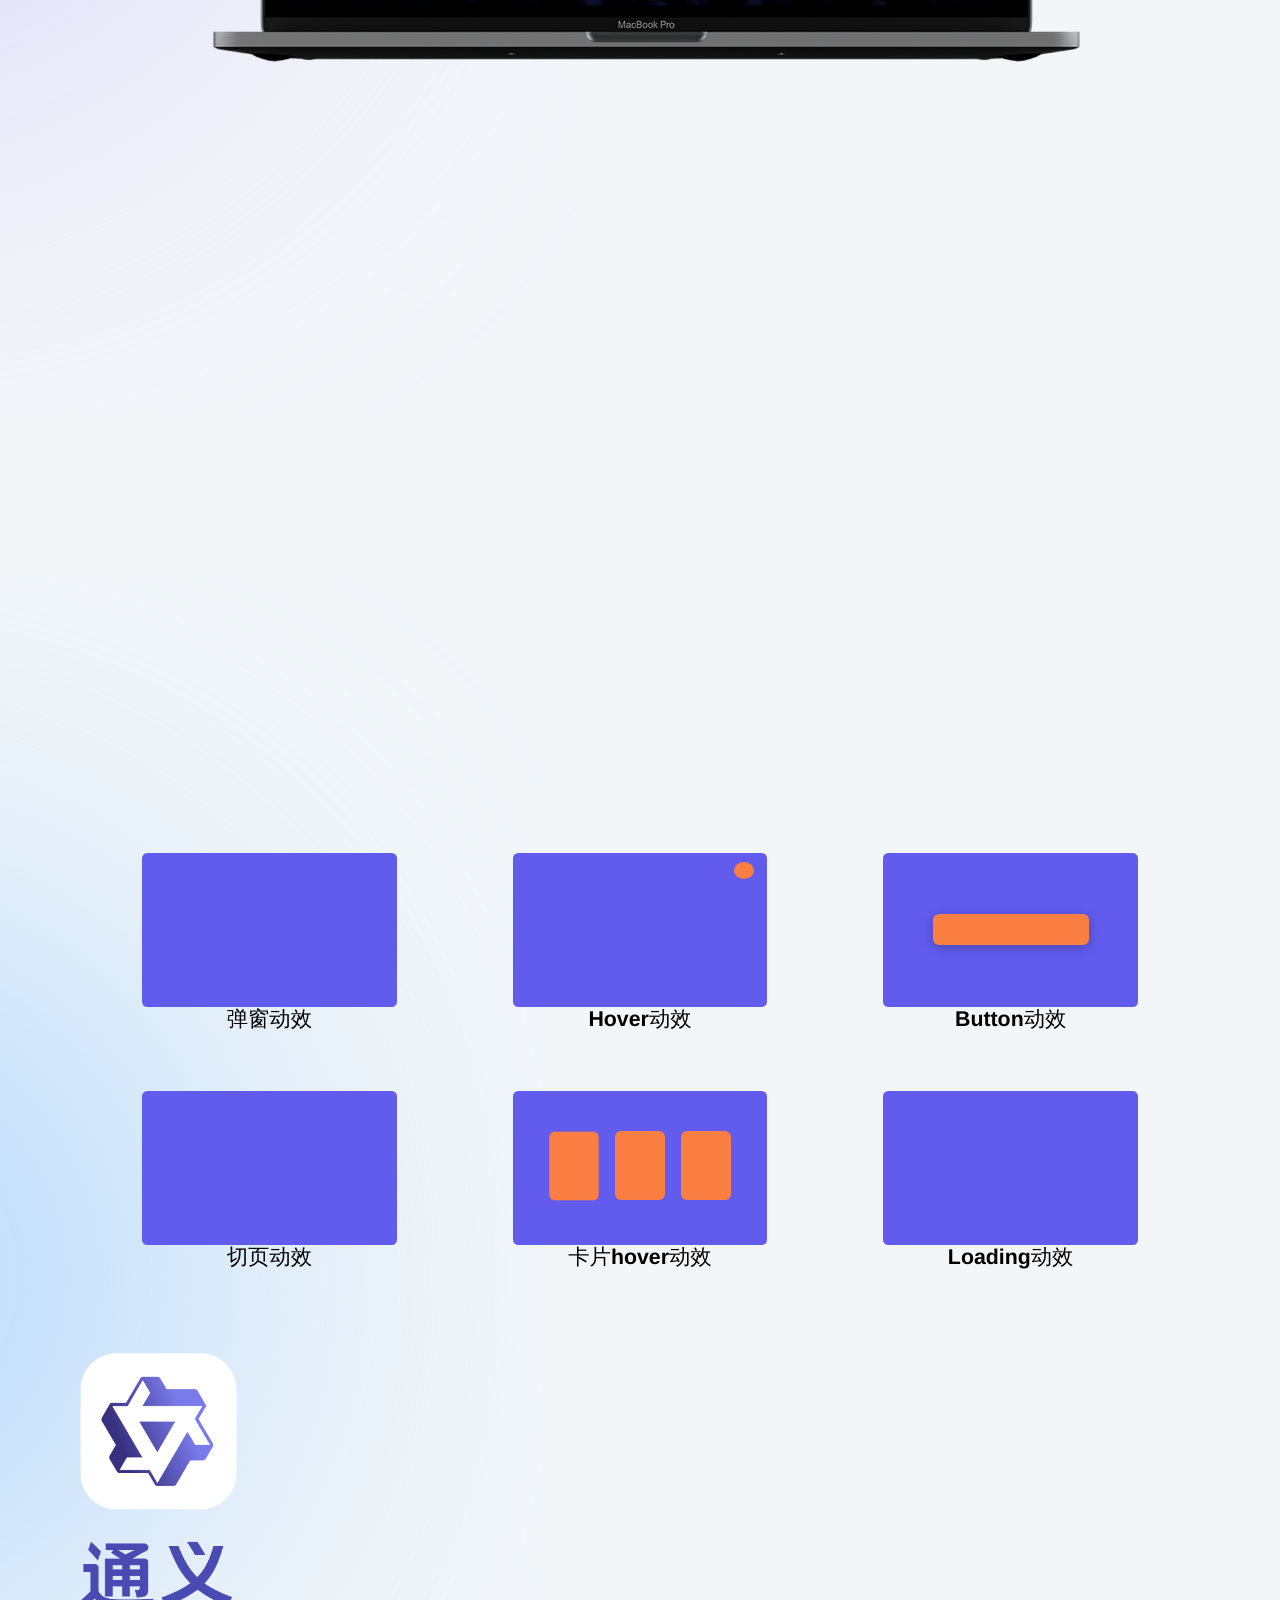
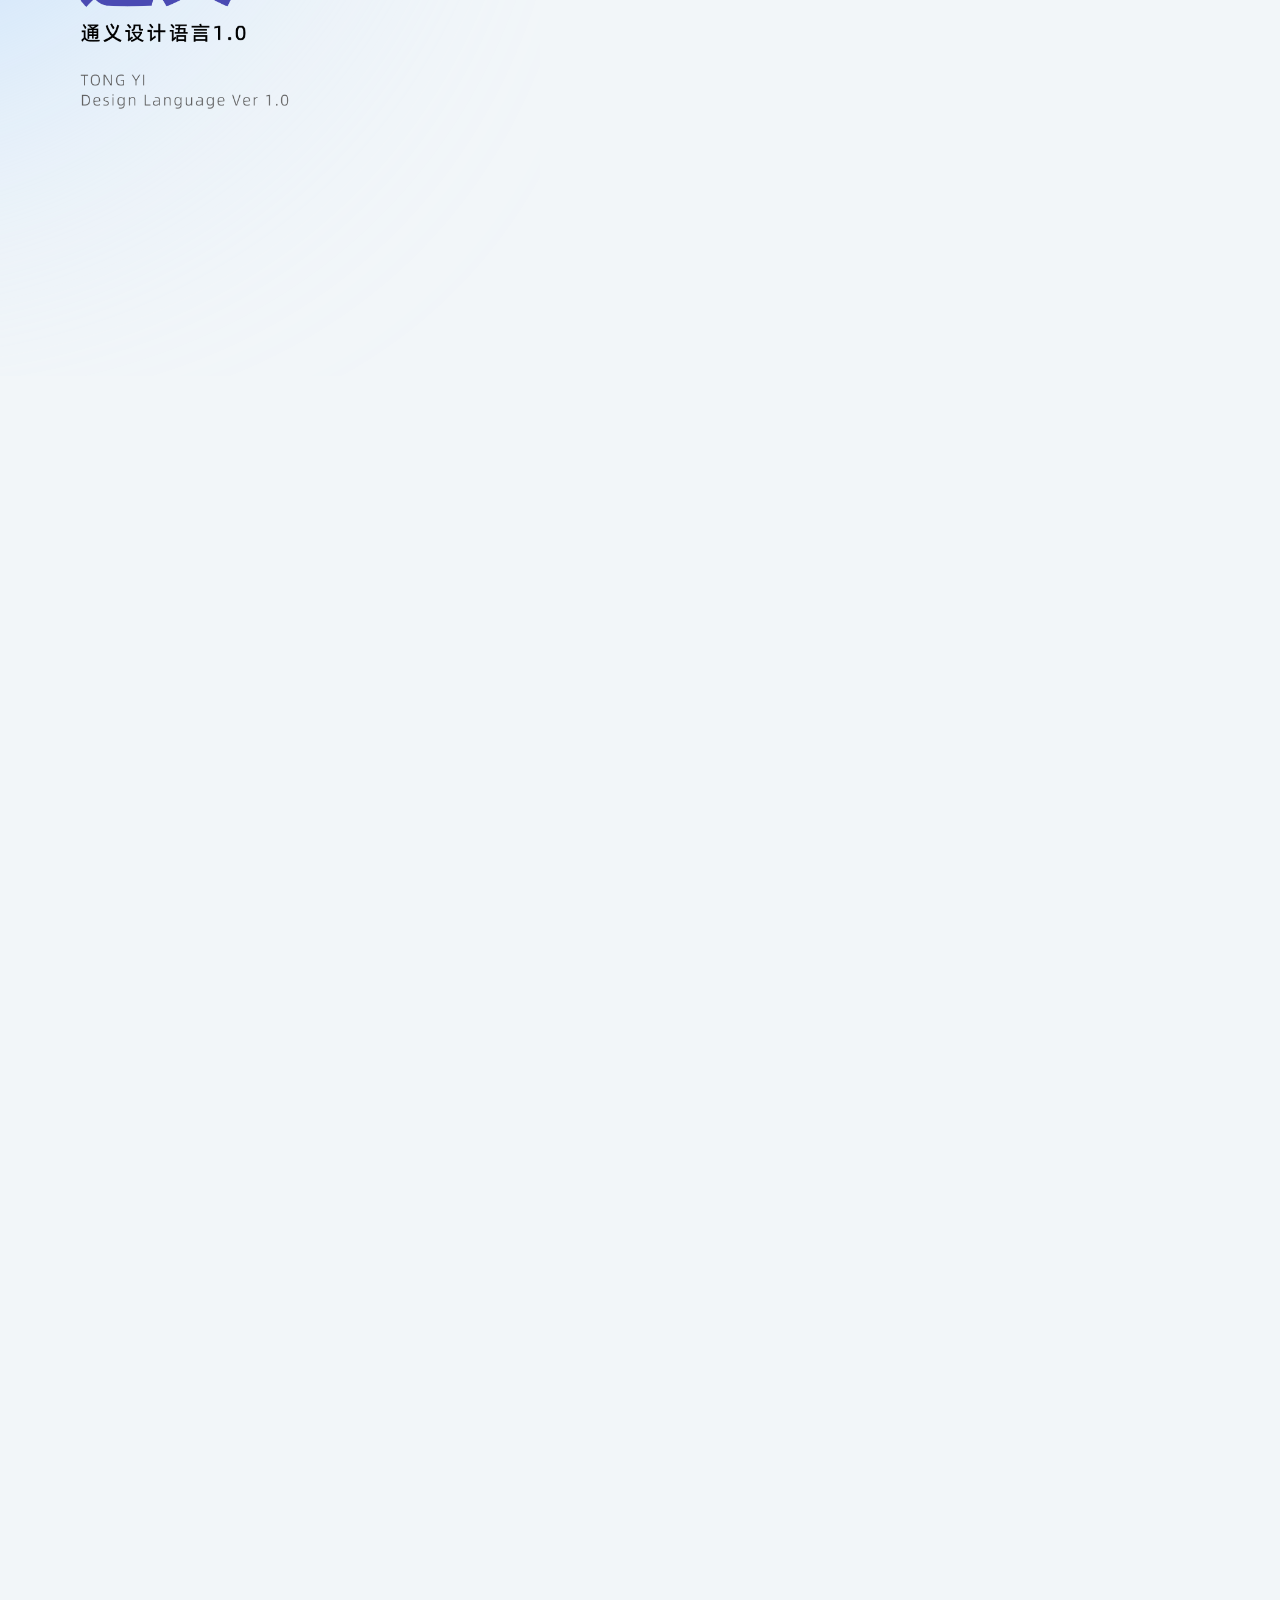
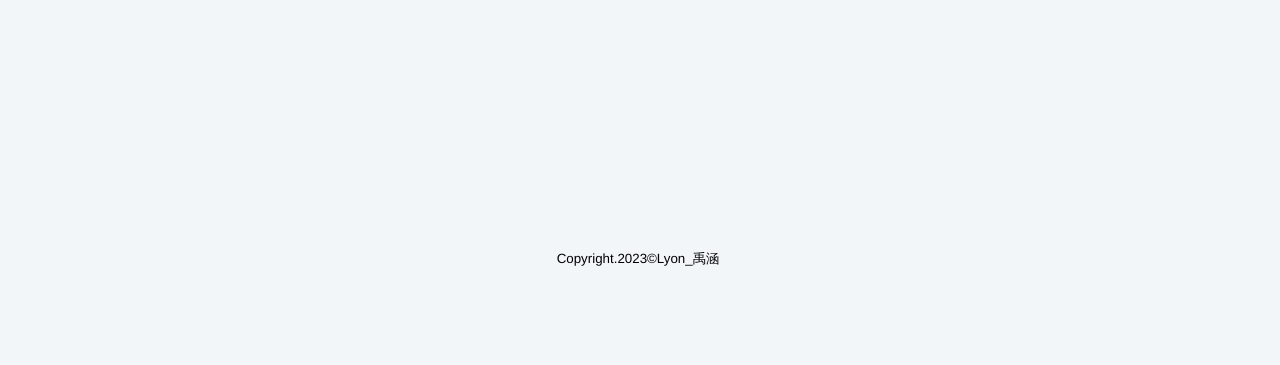
<file: project-3.html>
<!doctype html>
<html lang="zh-CN">
  <head>
    <meta charset="UTF-8" />
    <meta name="viewport" content="width=1440" />
    <meta name="theme-color" content="#ffffff" />
    <title>通义设计语言 1.0</title>
    <script type="module" crossorigin src="./assets/project3-Be0E19Fm.js"></script>
    <link rel="modulepreload" crossorigin href="./assets/jsx-runtime-D1Z4dj17.js">
    <link rel="stylesheet" crossorigin href="./assets/project3-eI-E2_v2.css">
  </head>
  <body>
    <div id="root"></div>
  </body>
</html>
</file>
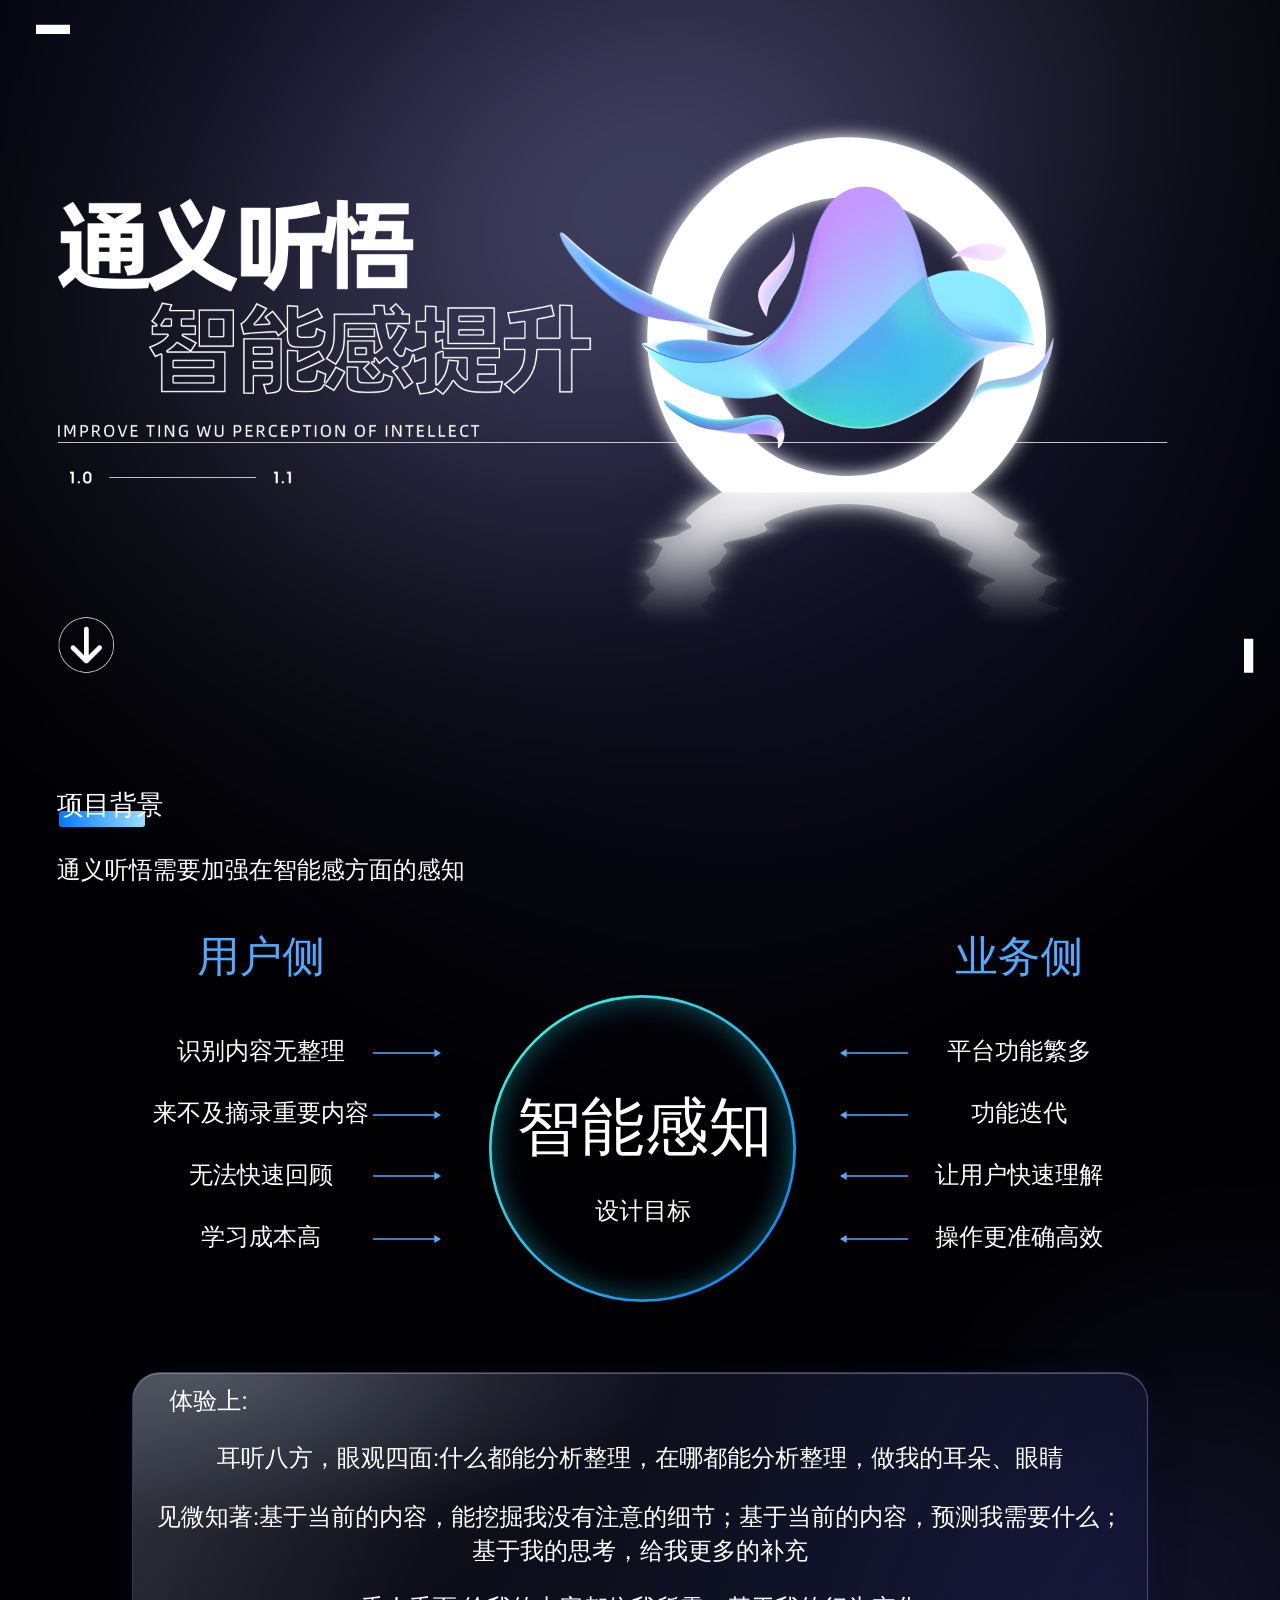
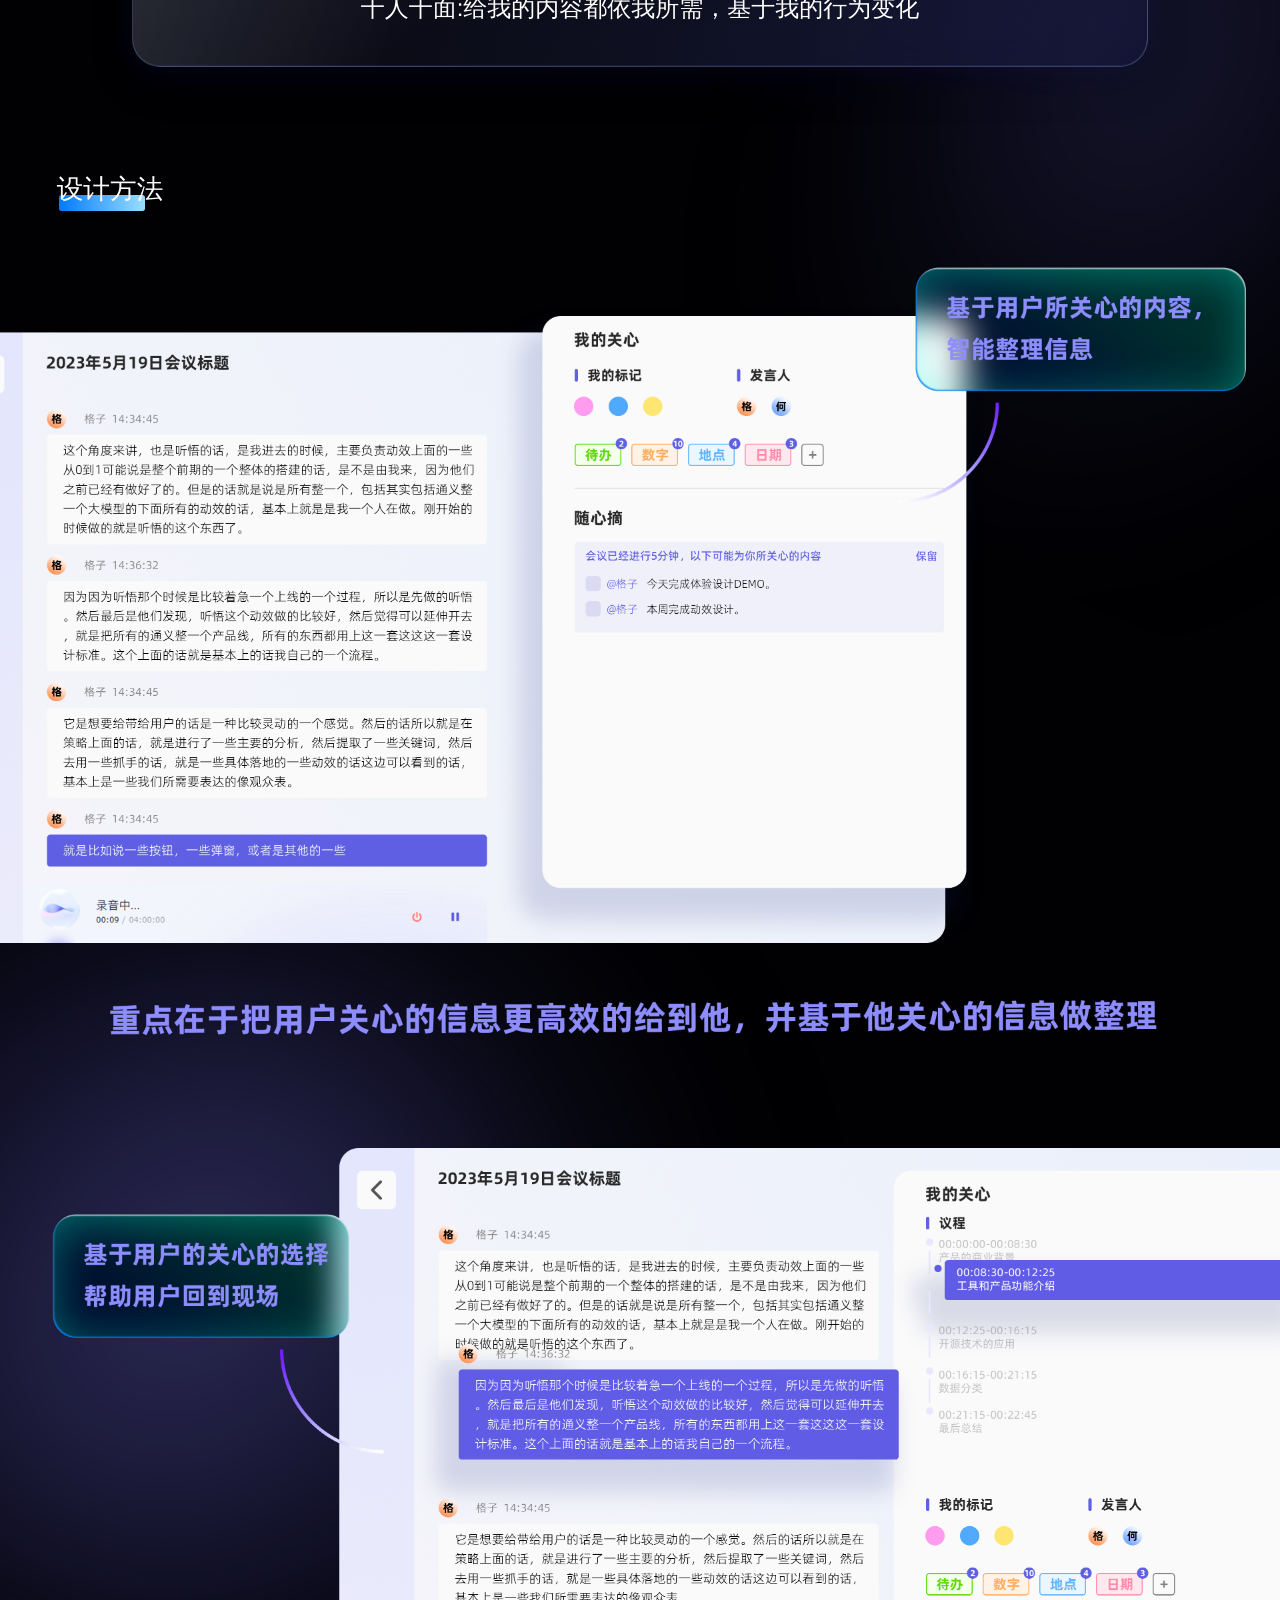
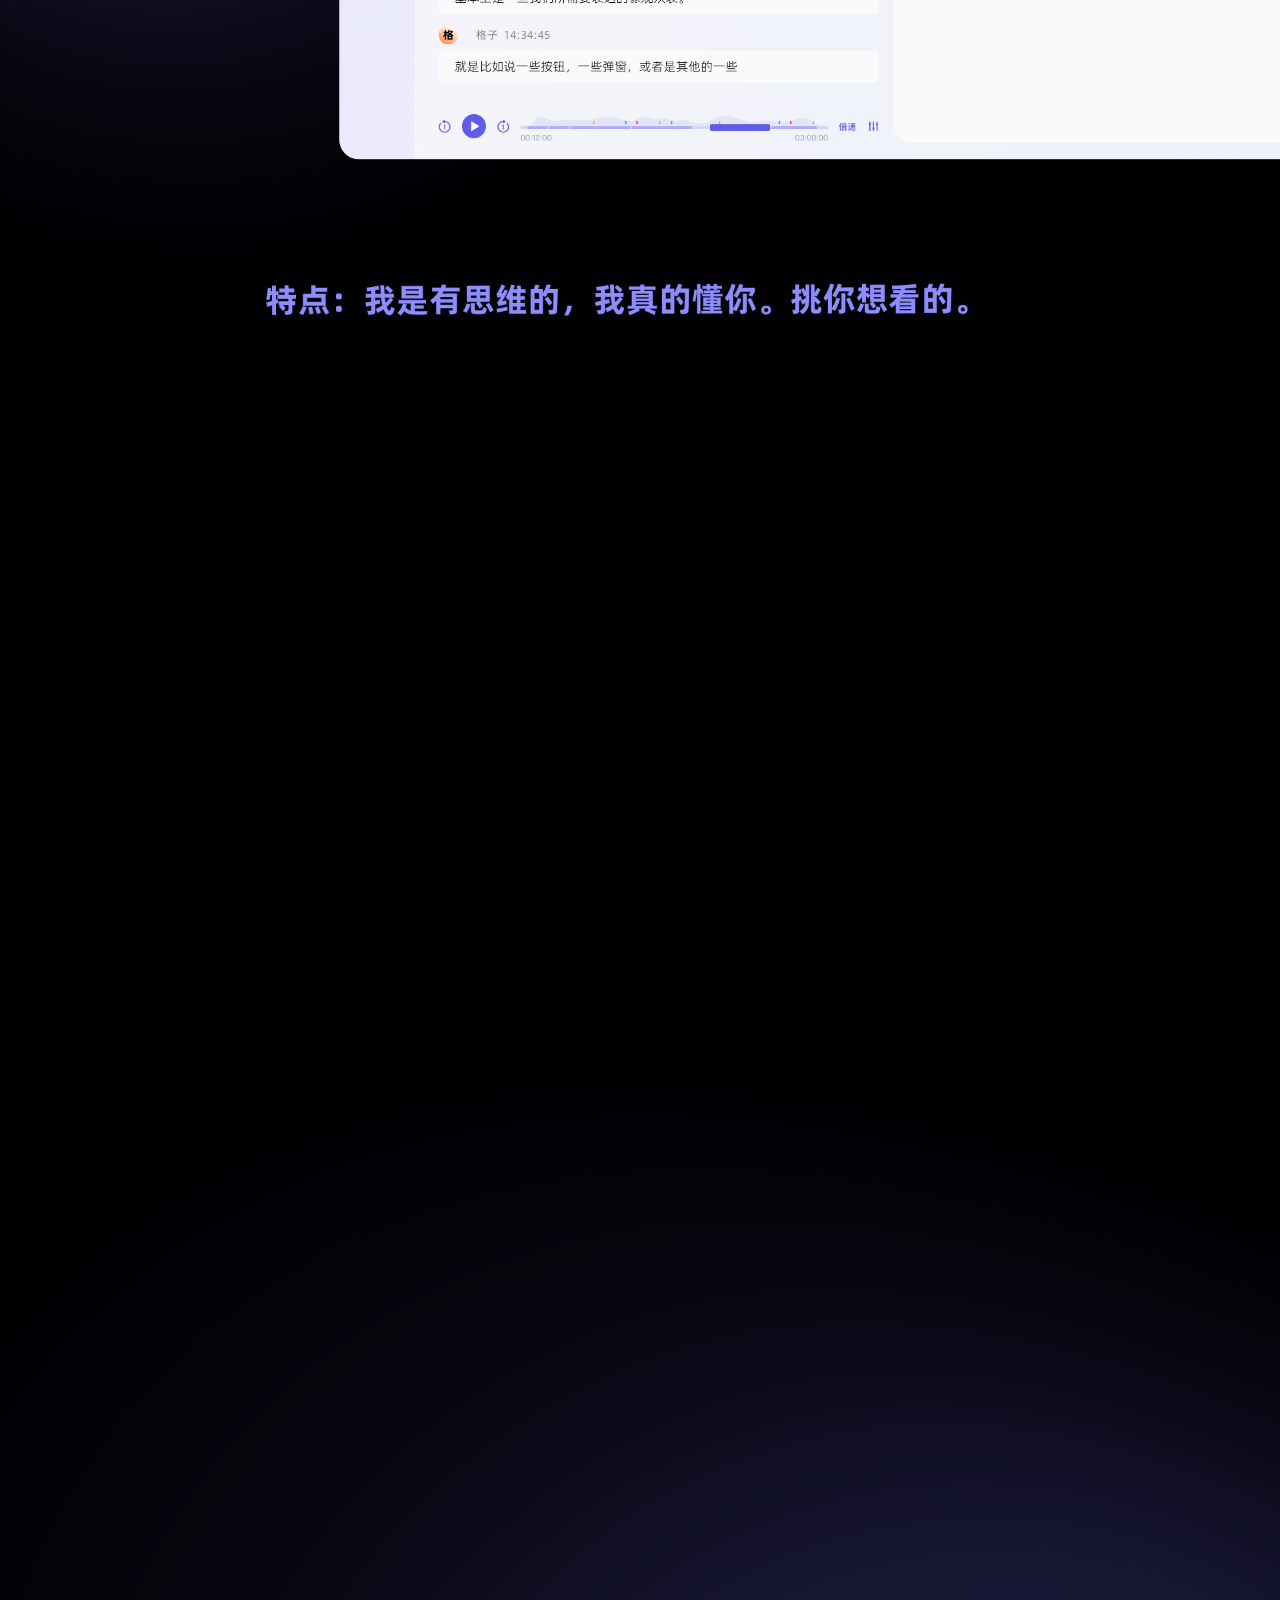
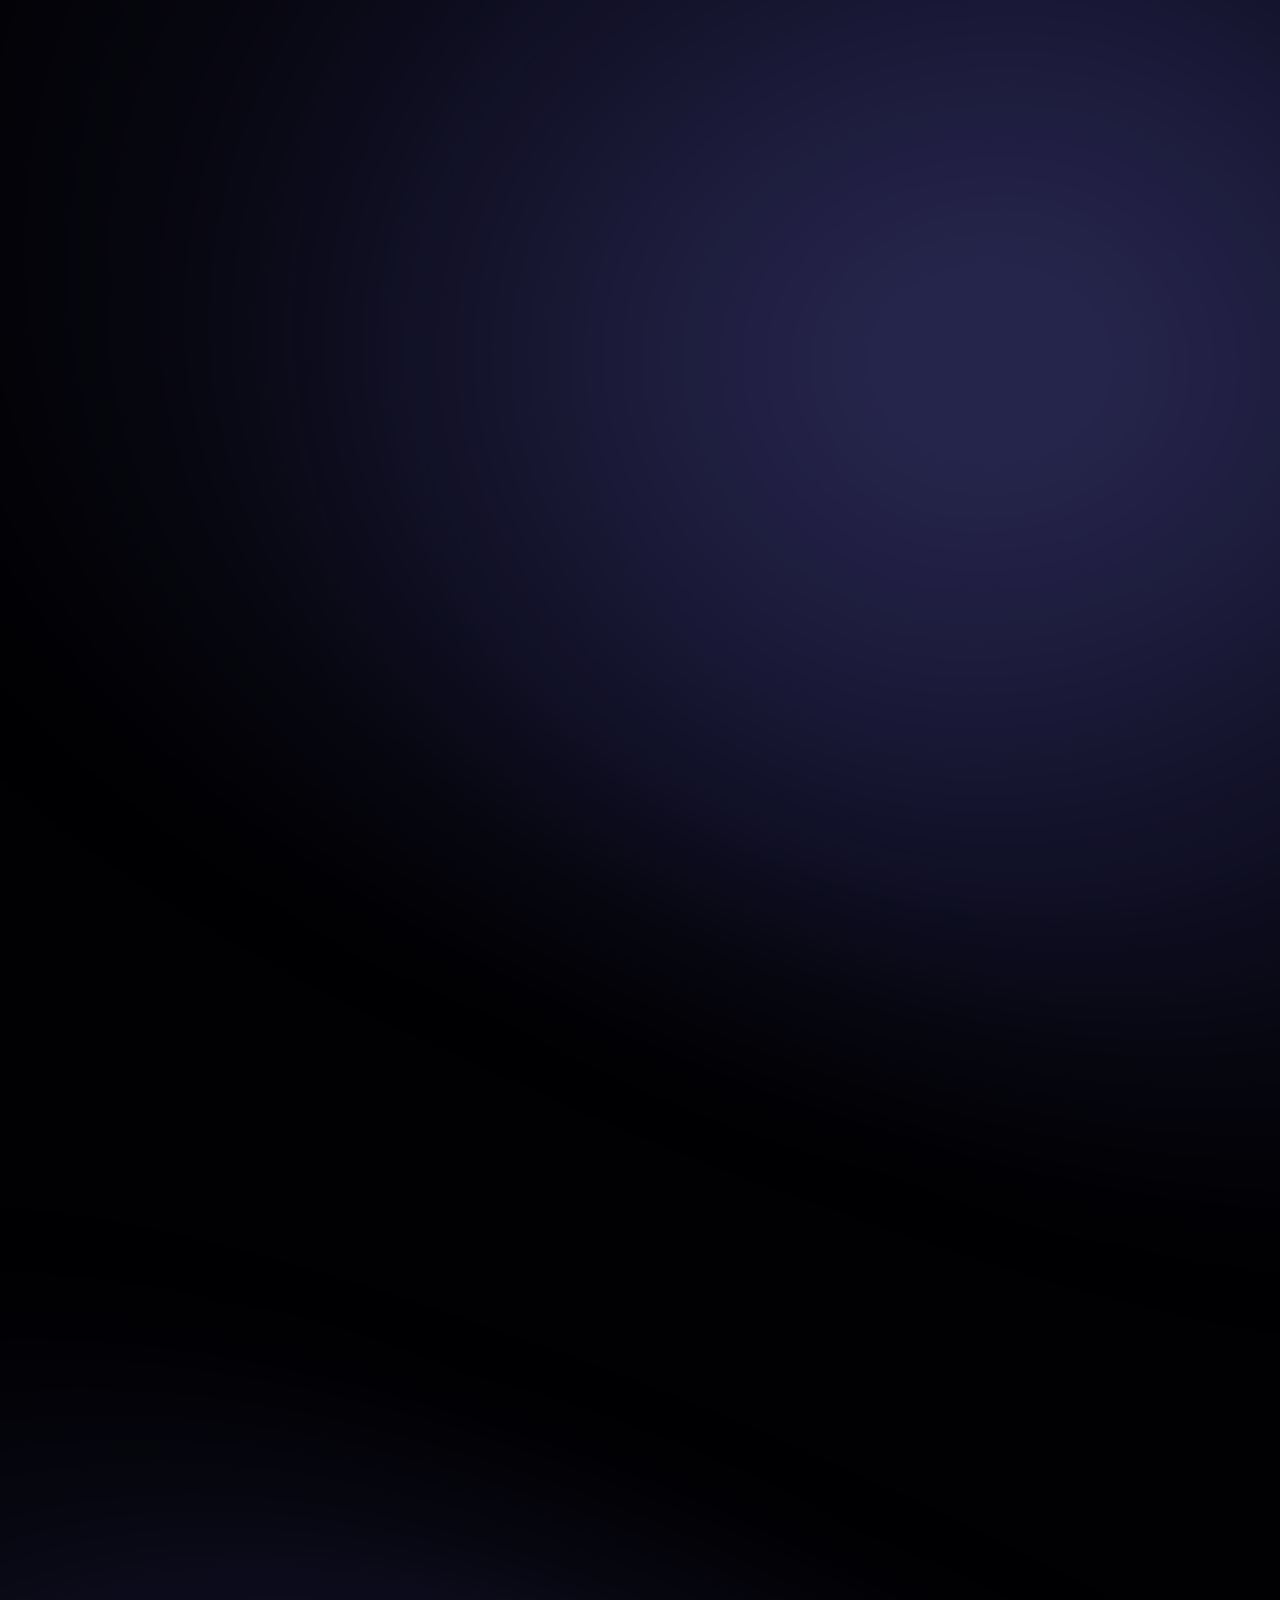
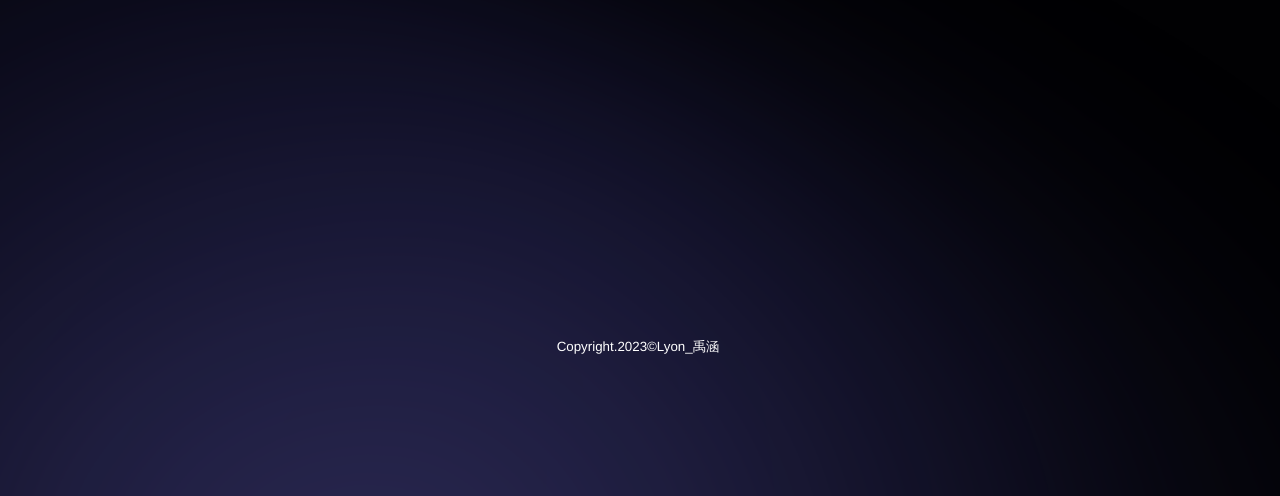
<file: project-4.html>
<!doctype html>
<html lang="zh-CN">
  <head>
    <meta charset="UTF-8" />
    <meta name="viewport" content="width=1440" />
    <meta name="theme-color" content="#010103" />
    <title>通义听悟 · 智能感知</title>
    <script type="module" crossorigin src="./assets/project4-ZvmG-_OZ.js"></script>
    <link rel="modulepreload" crossorigin href="./assets/jsx-runtime-D1Z4dj17.js">
    <link rel="stylesheet" crossorigin href="./assets/project4-Bli8WL2S.css">
  </head>
  <body>
    <div id="root"></div>
  </body>
</html>
</file>
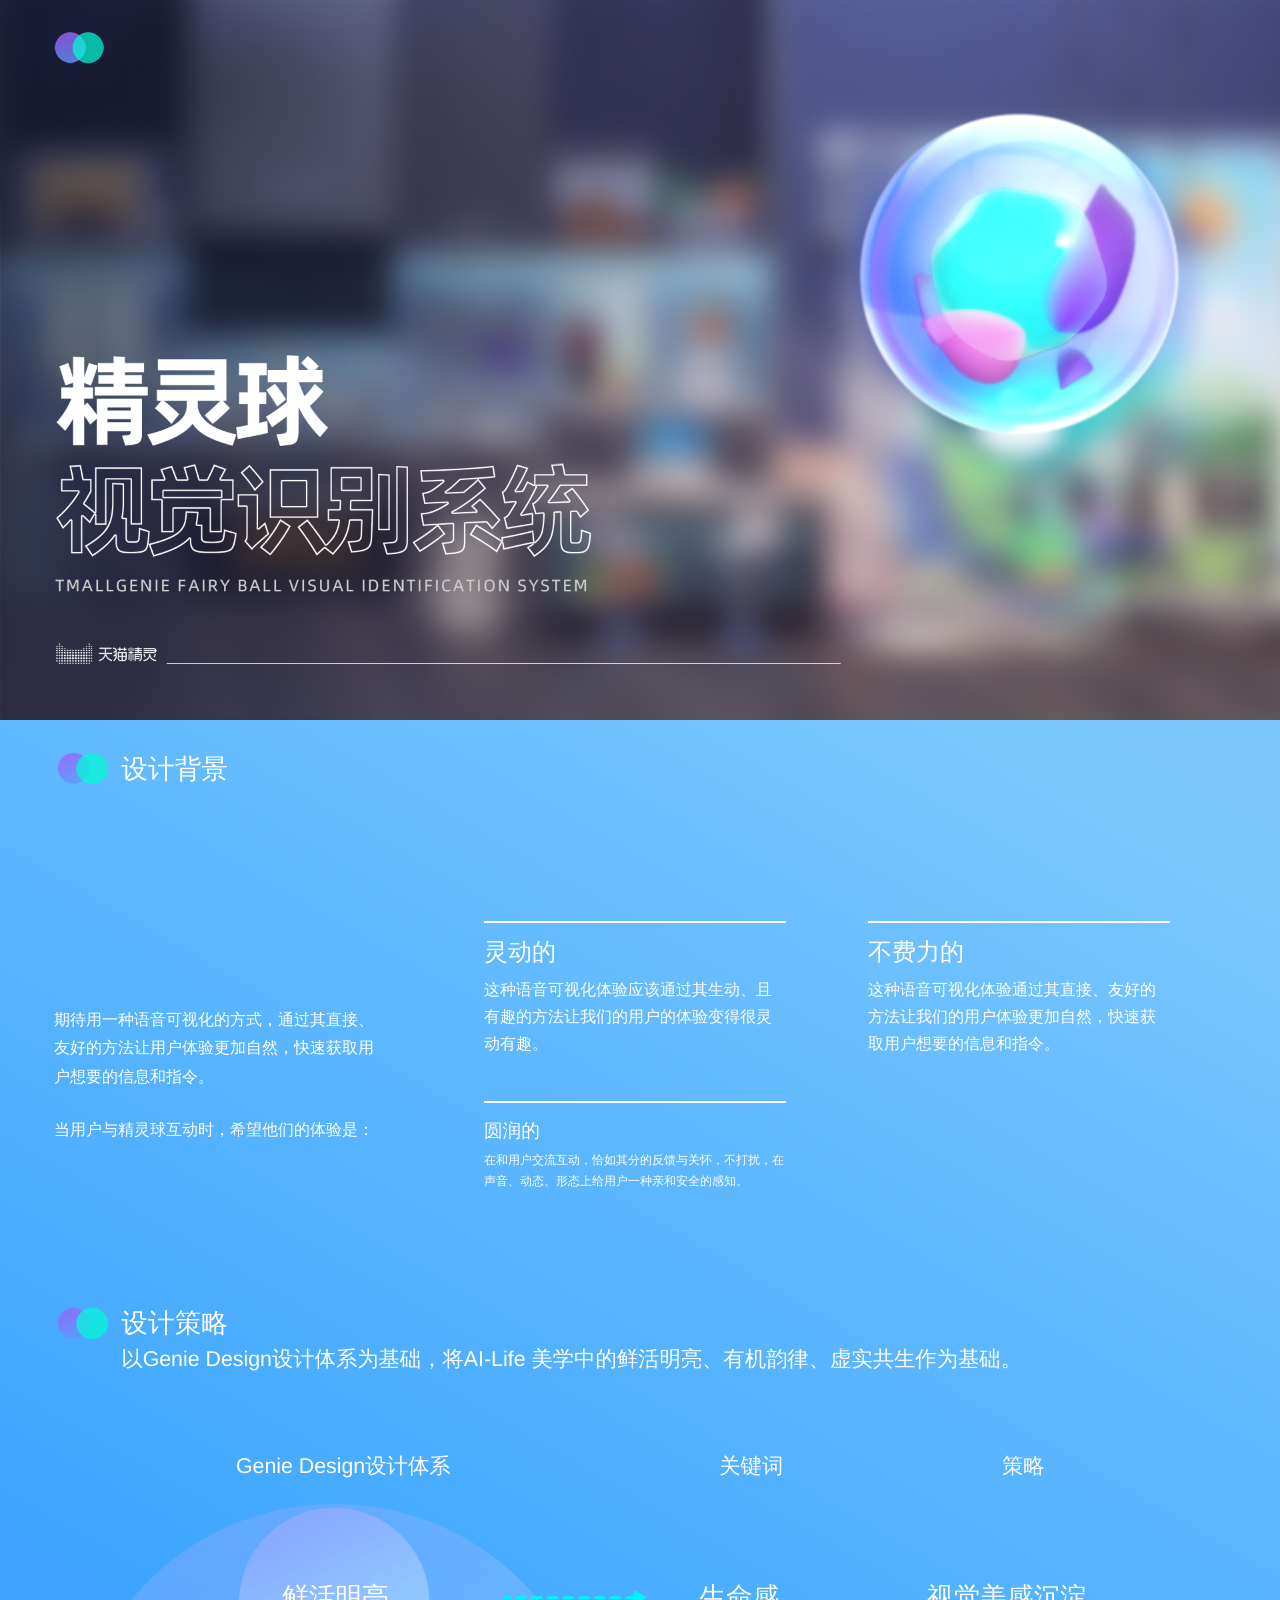
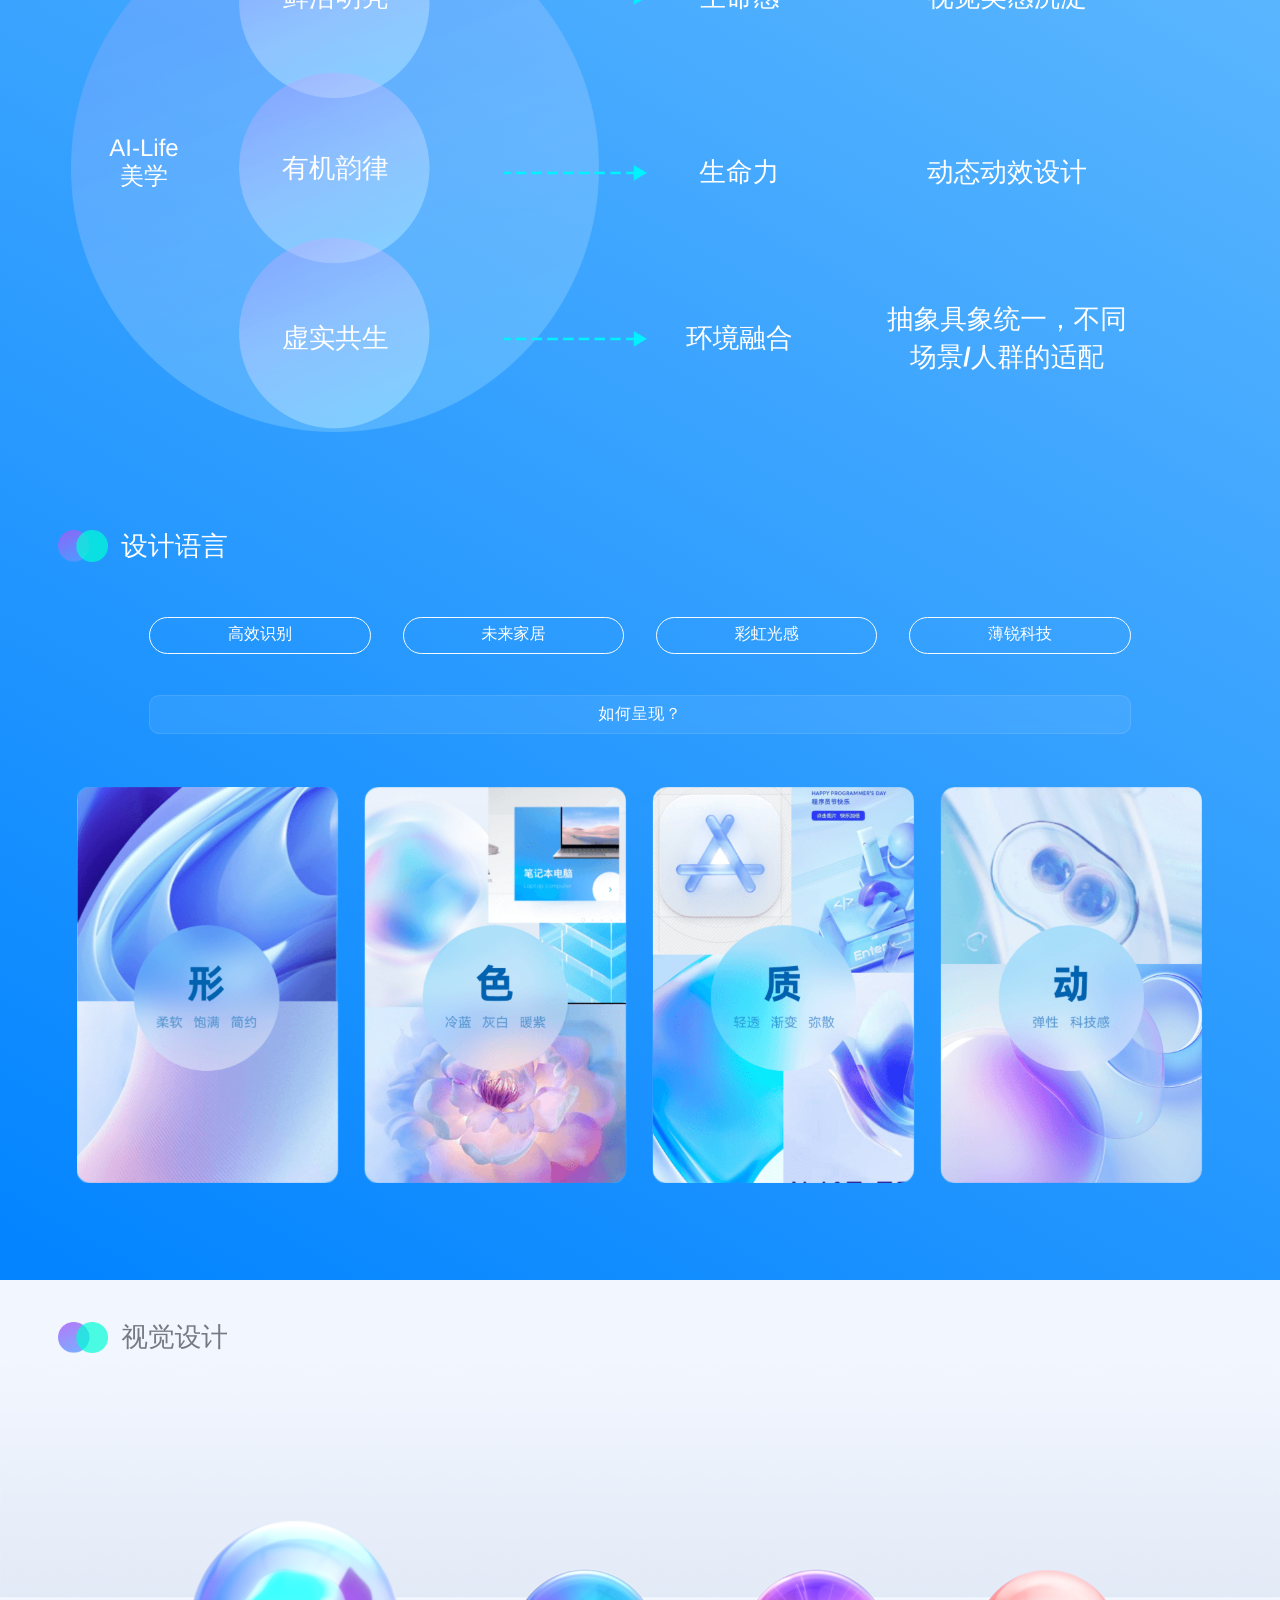
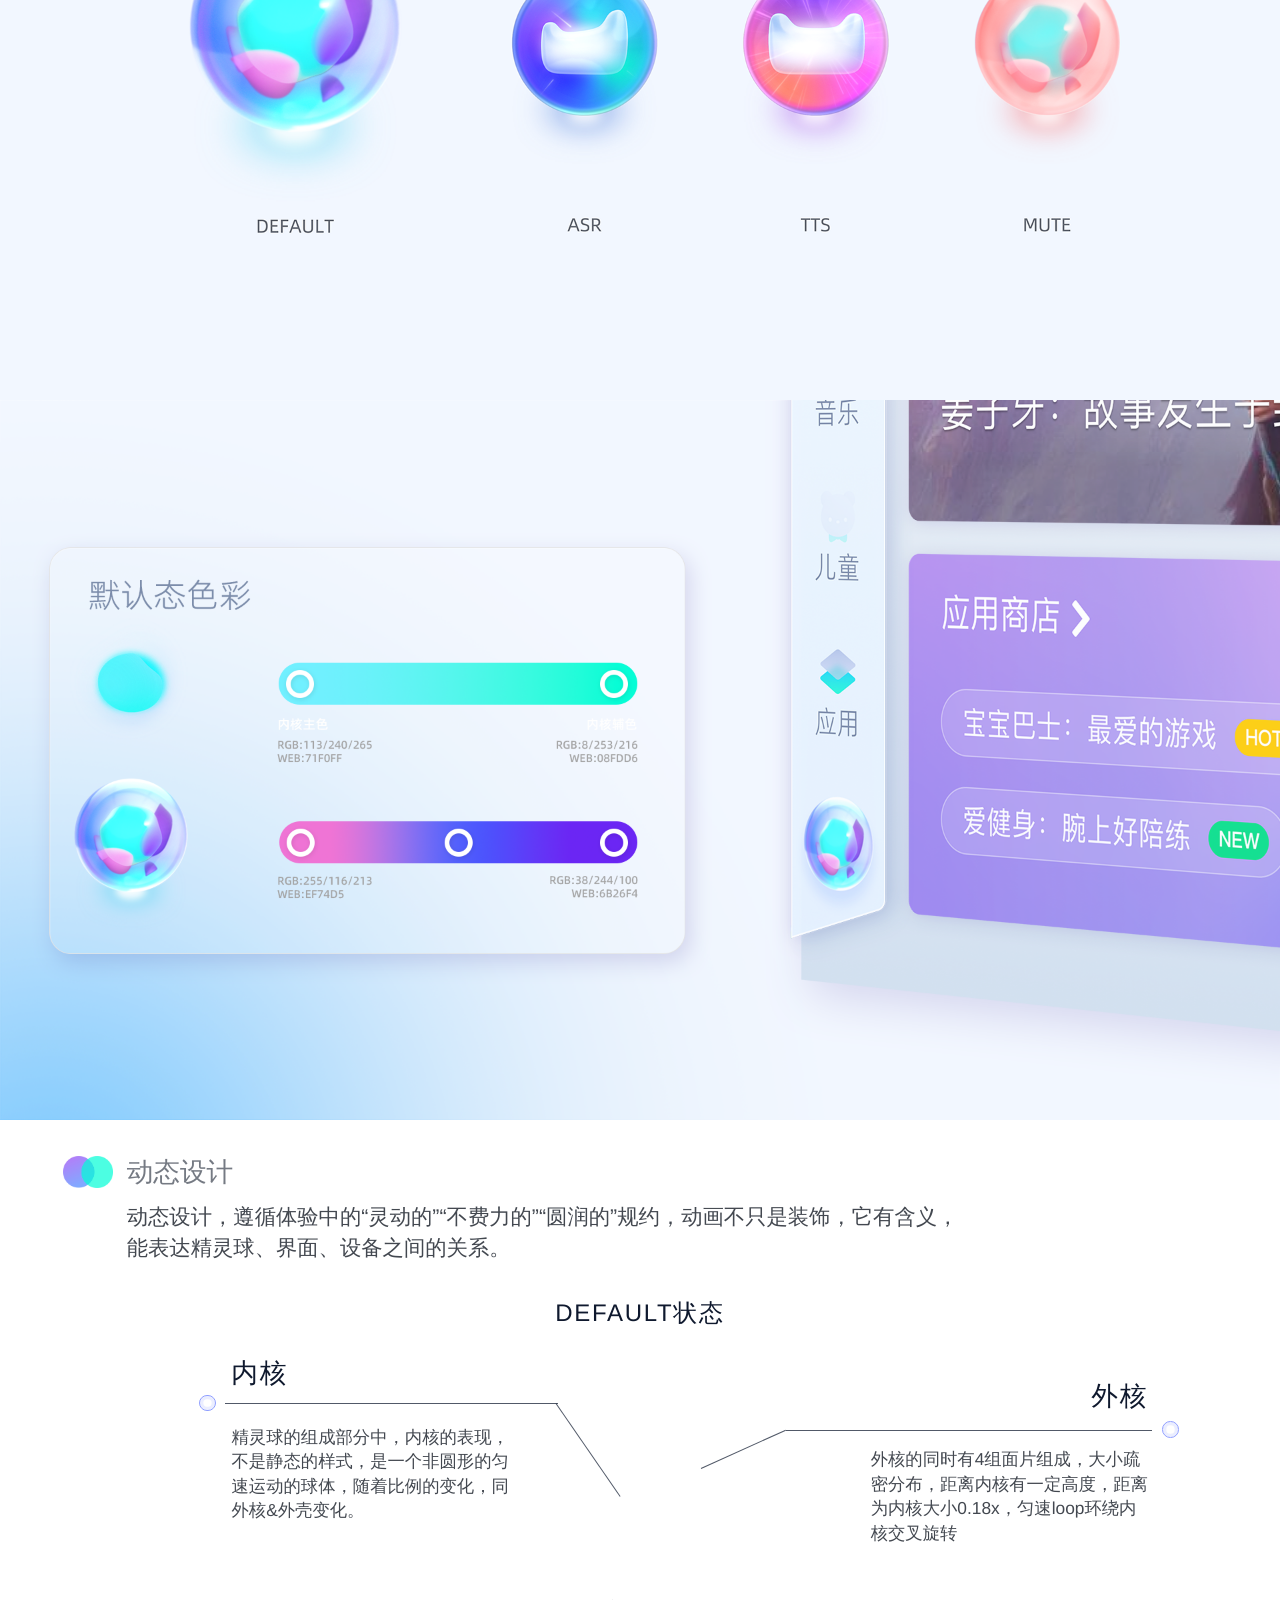
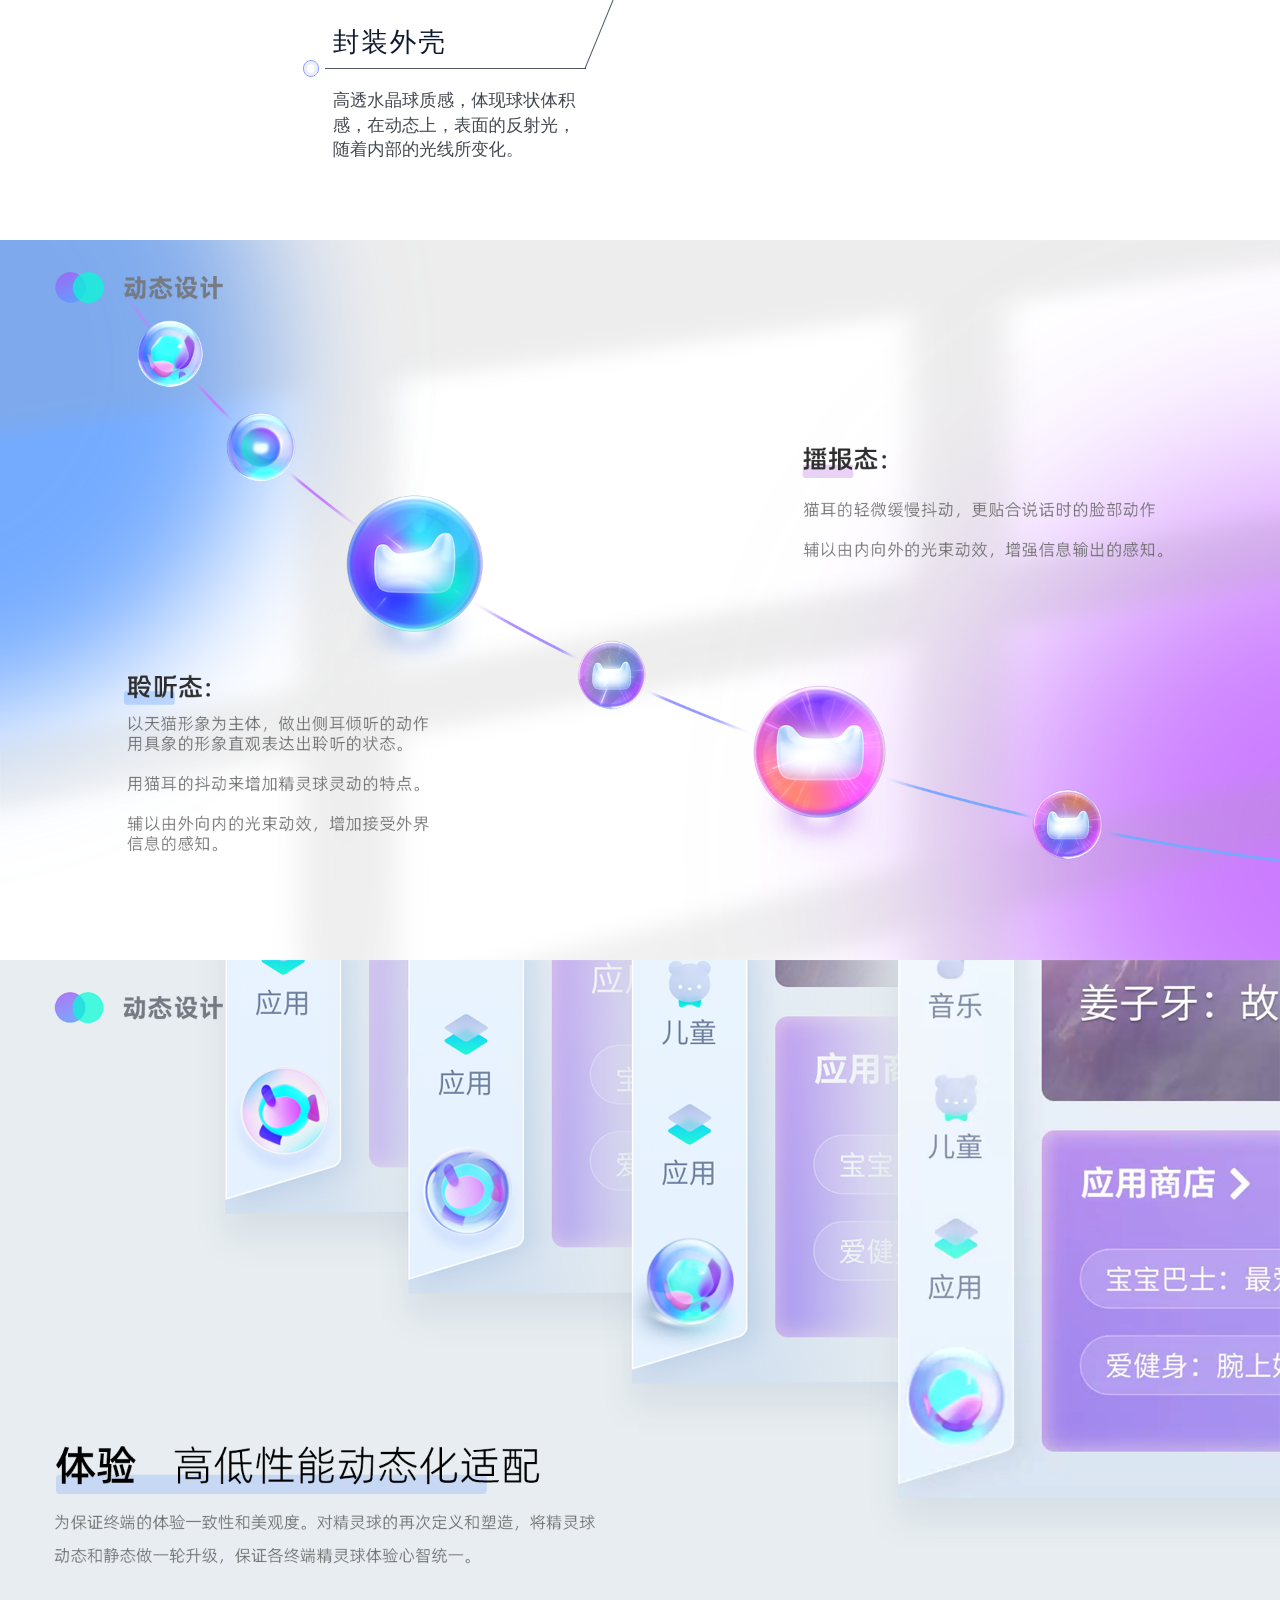
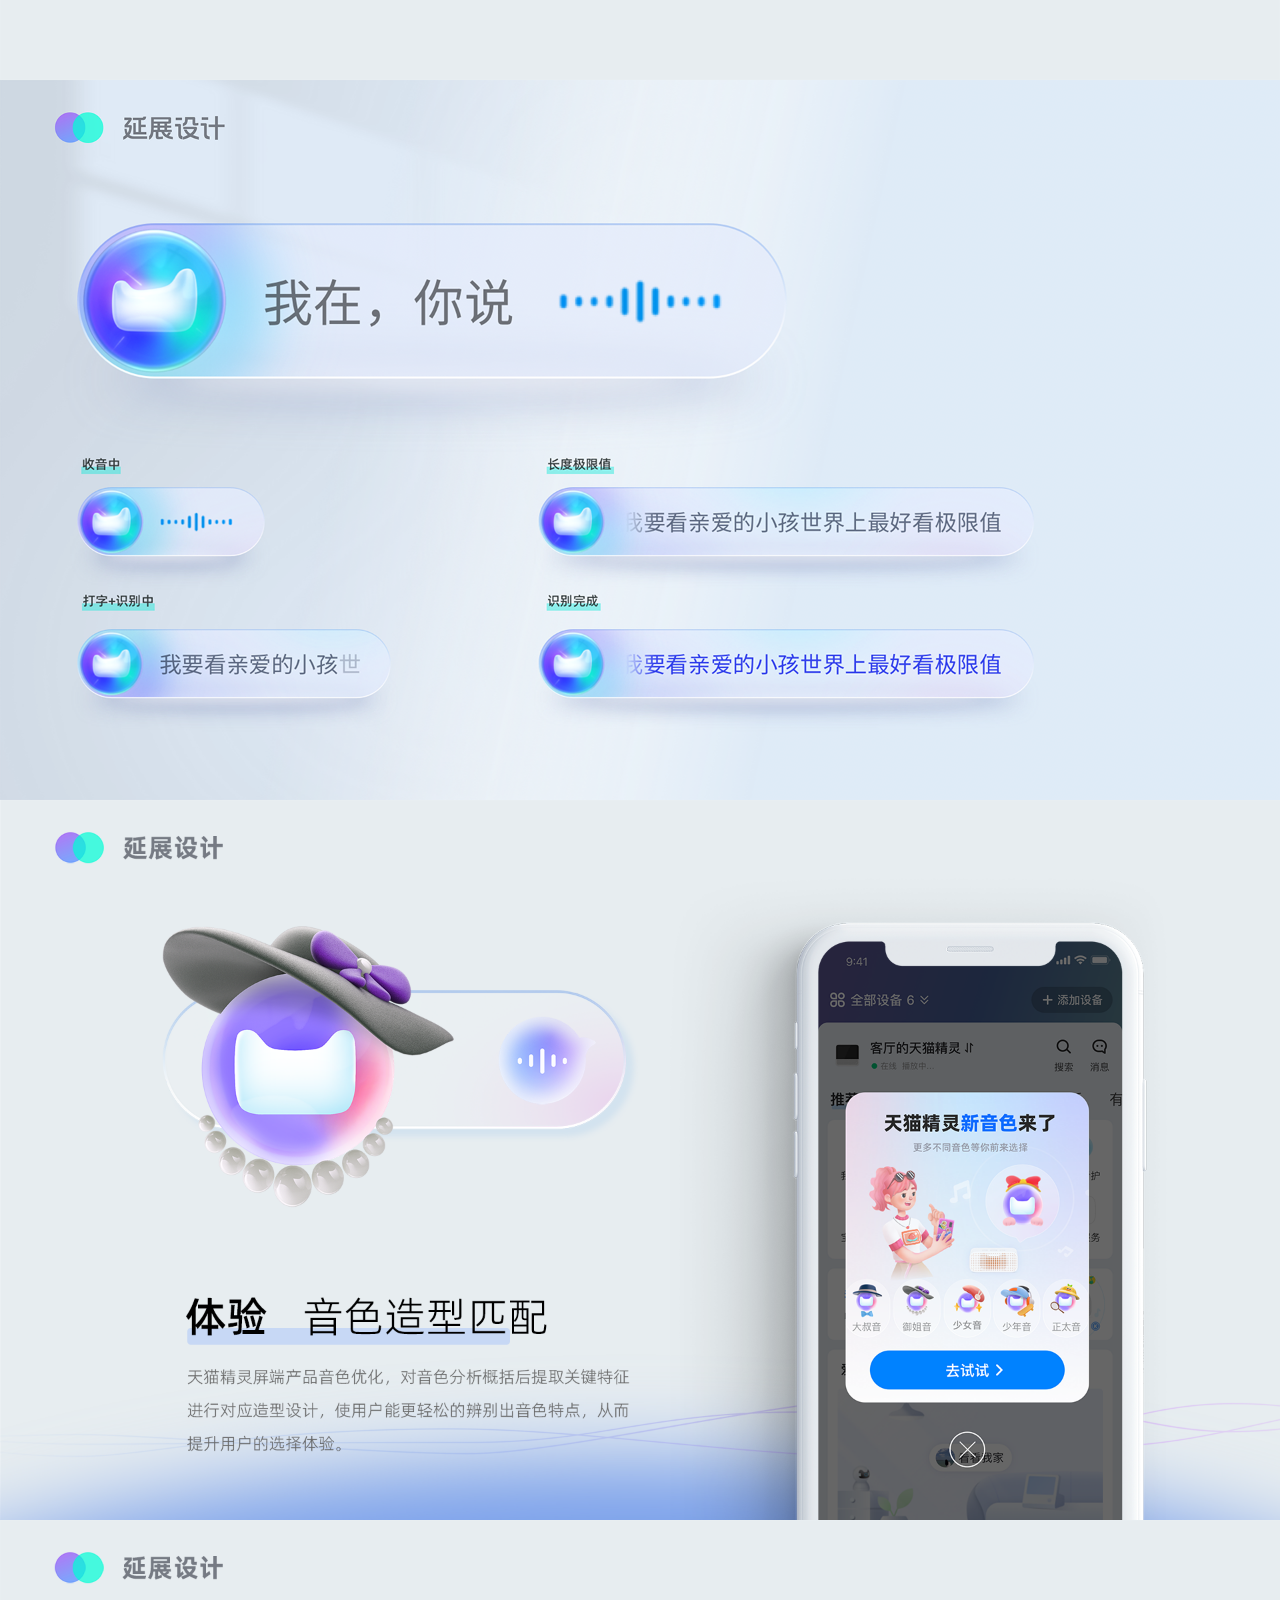
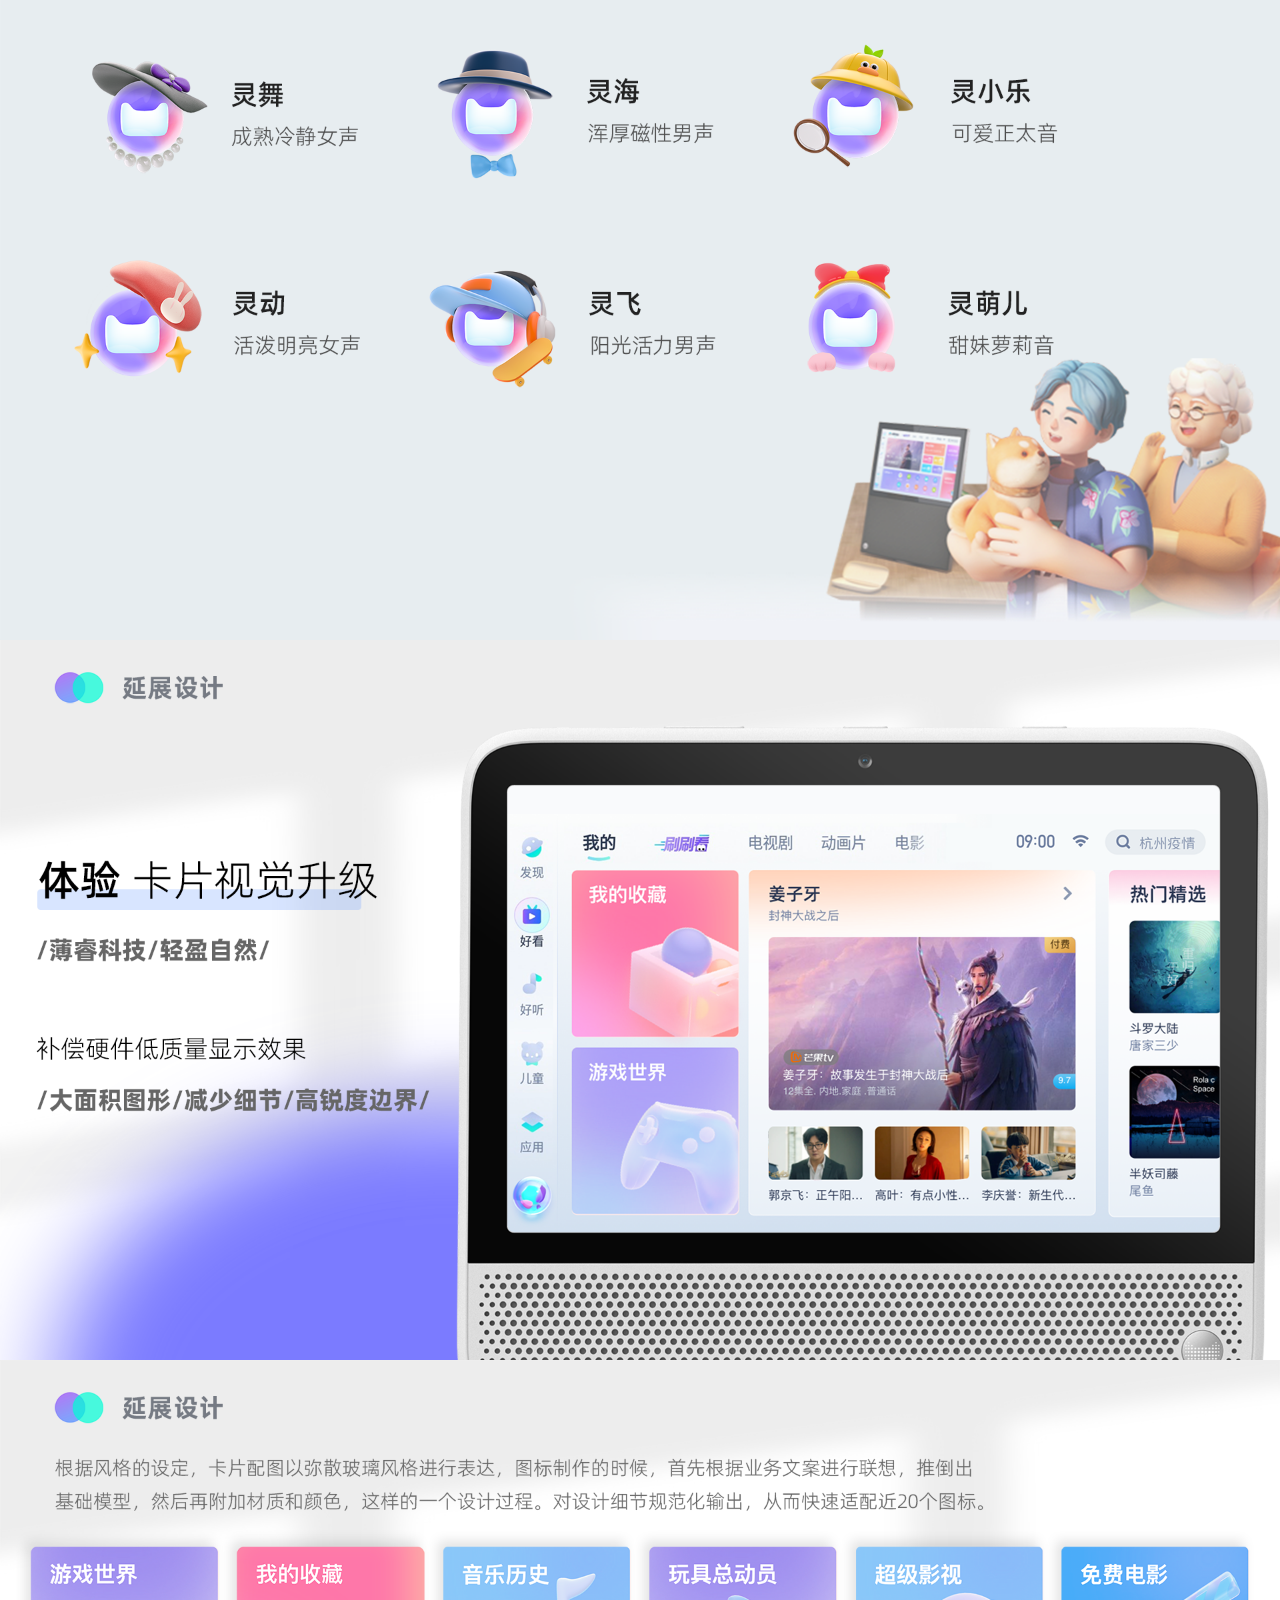
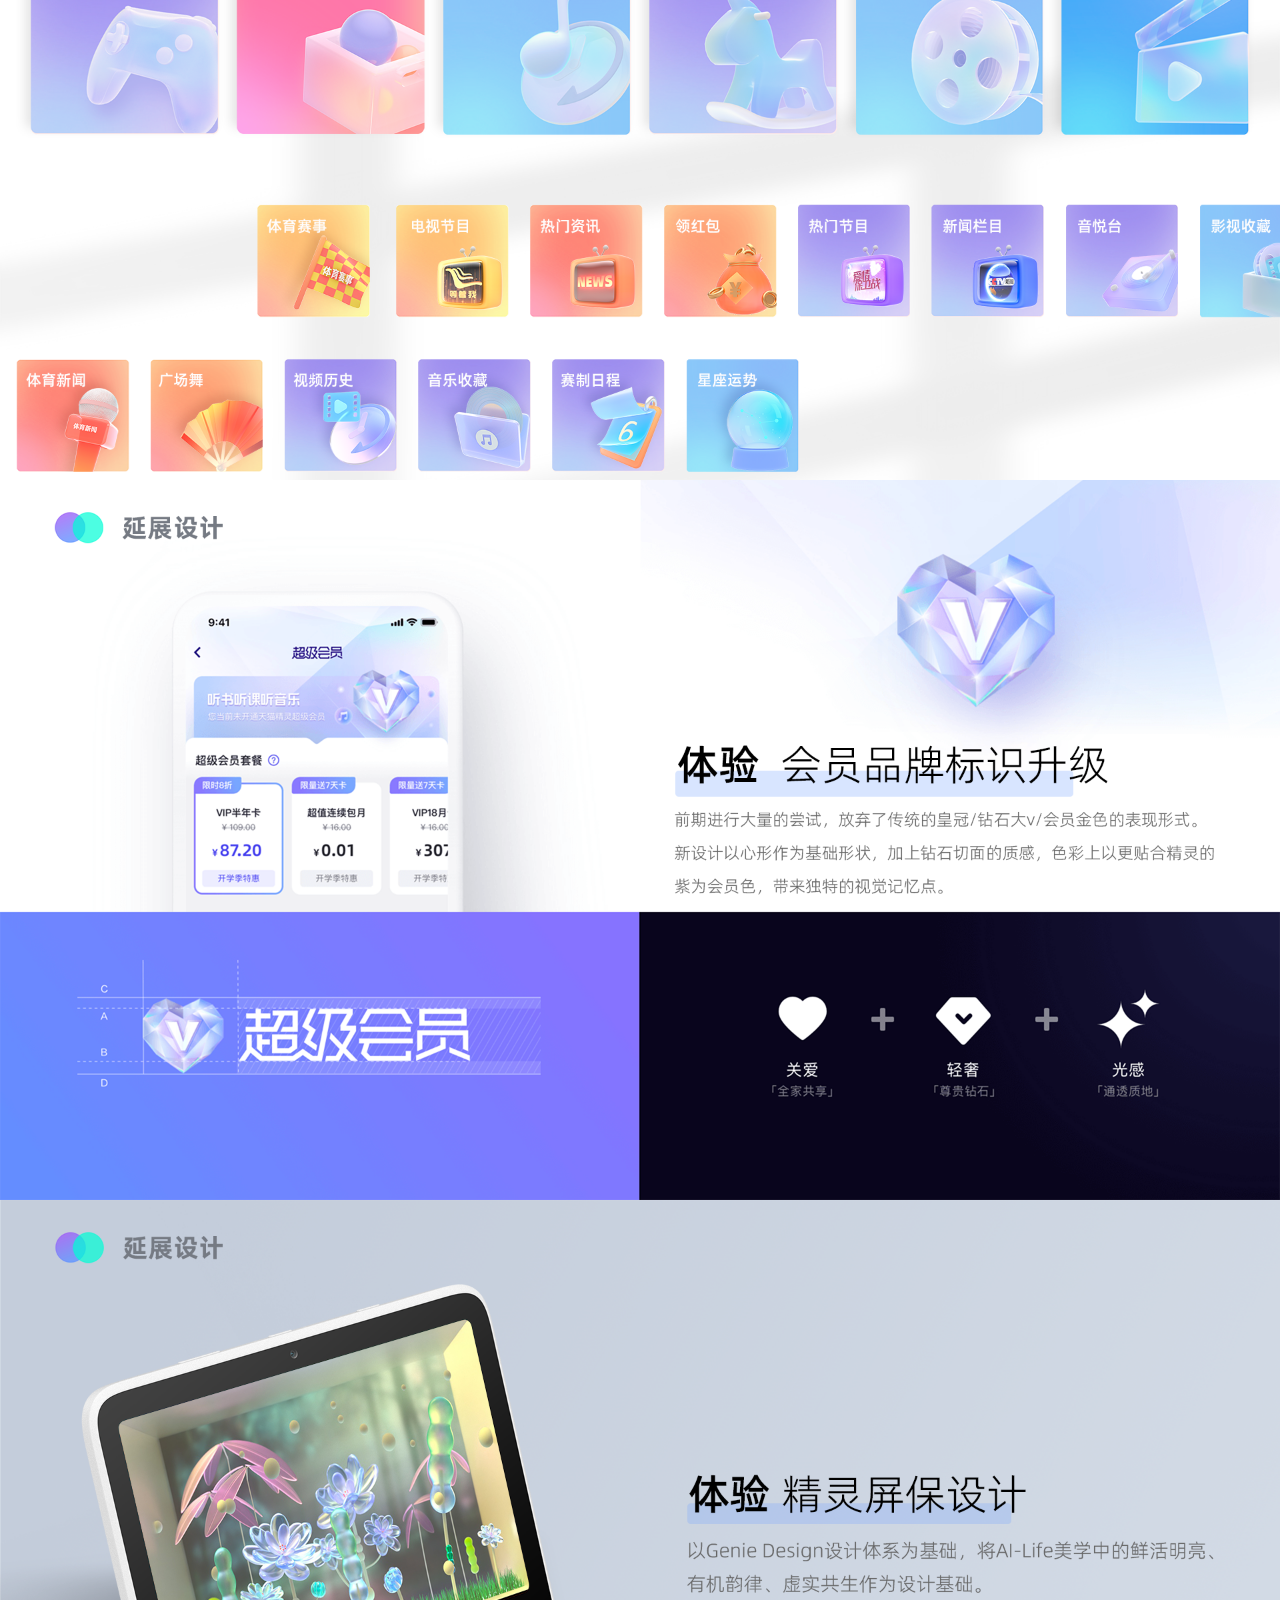
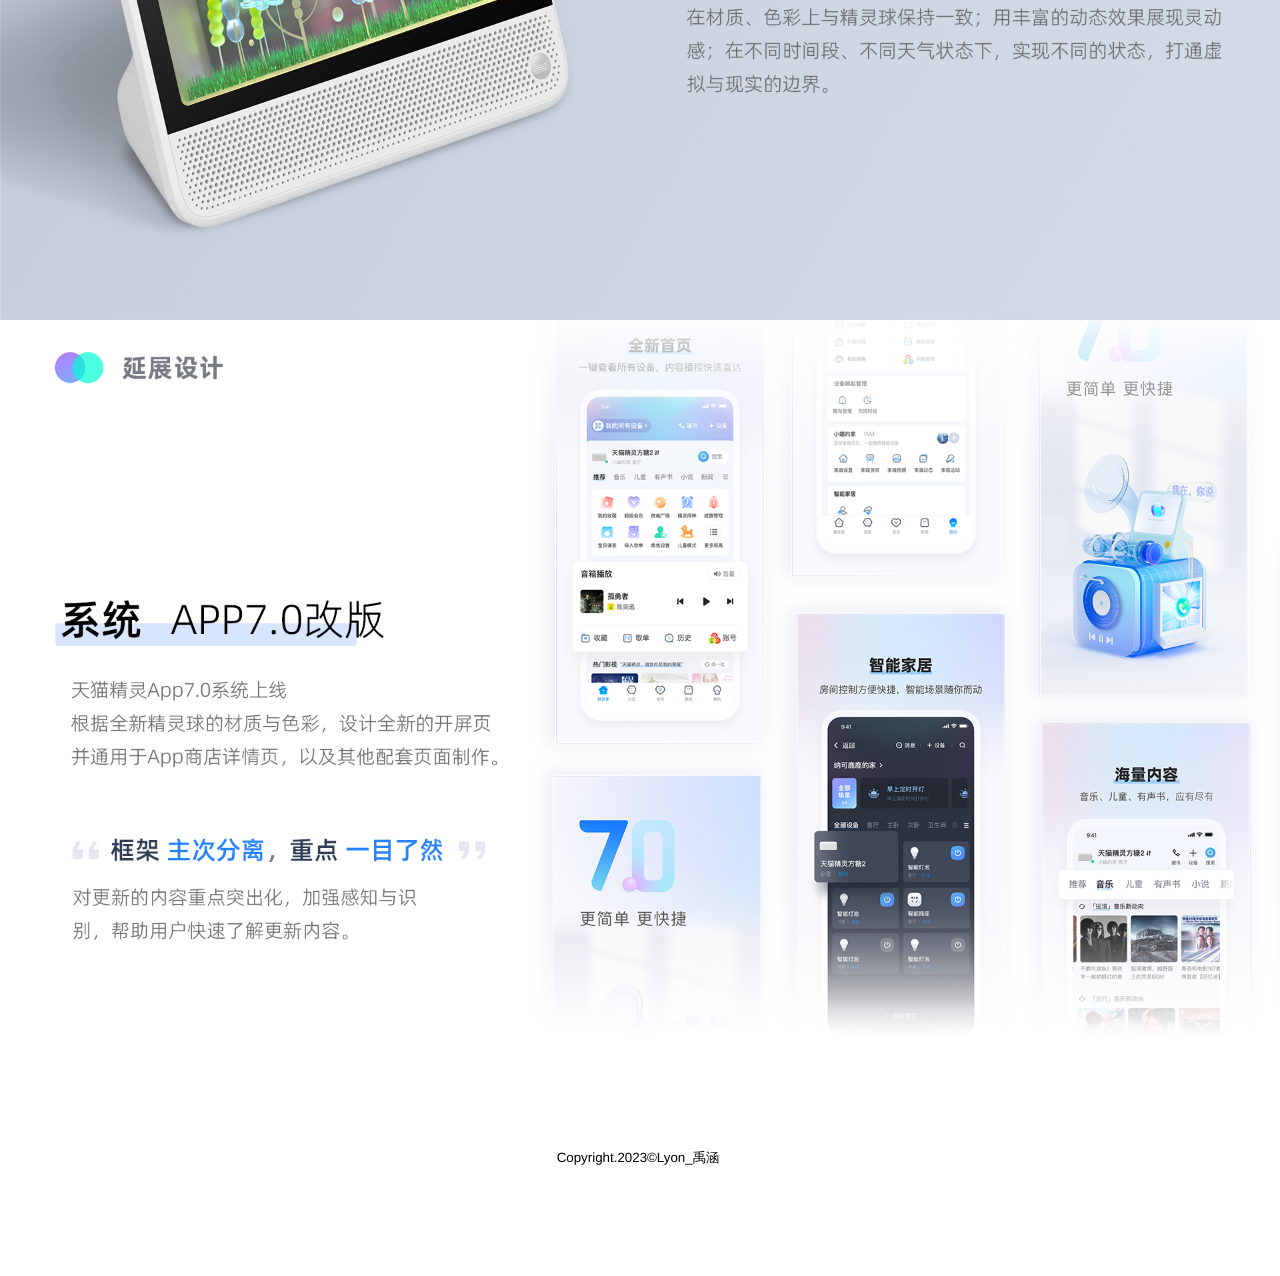
<file: project-5.html>
<!doctype html>
<html lang="zh-CN">
  <head>
    <meta charset="UTF-8" />
    <meta name="viewport" content="width=1440" />
    <meta name="theme-color" content="#ffffff" />
    <title>猫精灵 · 语音可视化设计</title>
    <script type="module" crossorigin src="./assets/project5-B2mYDJFy.js"></script>
    <link rel="modulepreload" crossorigin href="./assets/jsx-runtime-D1Z4dj17.js">
    <link rel="stylesheet" crossorigin href="./assets/project5-D_d_Uvgx.css">
  </head>
  <body>
    <div id="root"></div>
  </body>
</html>
</file>
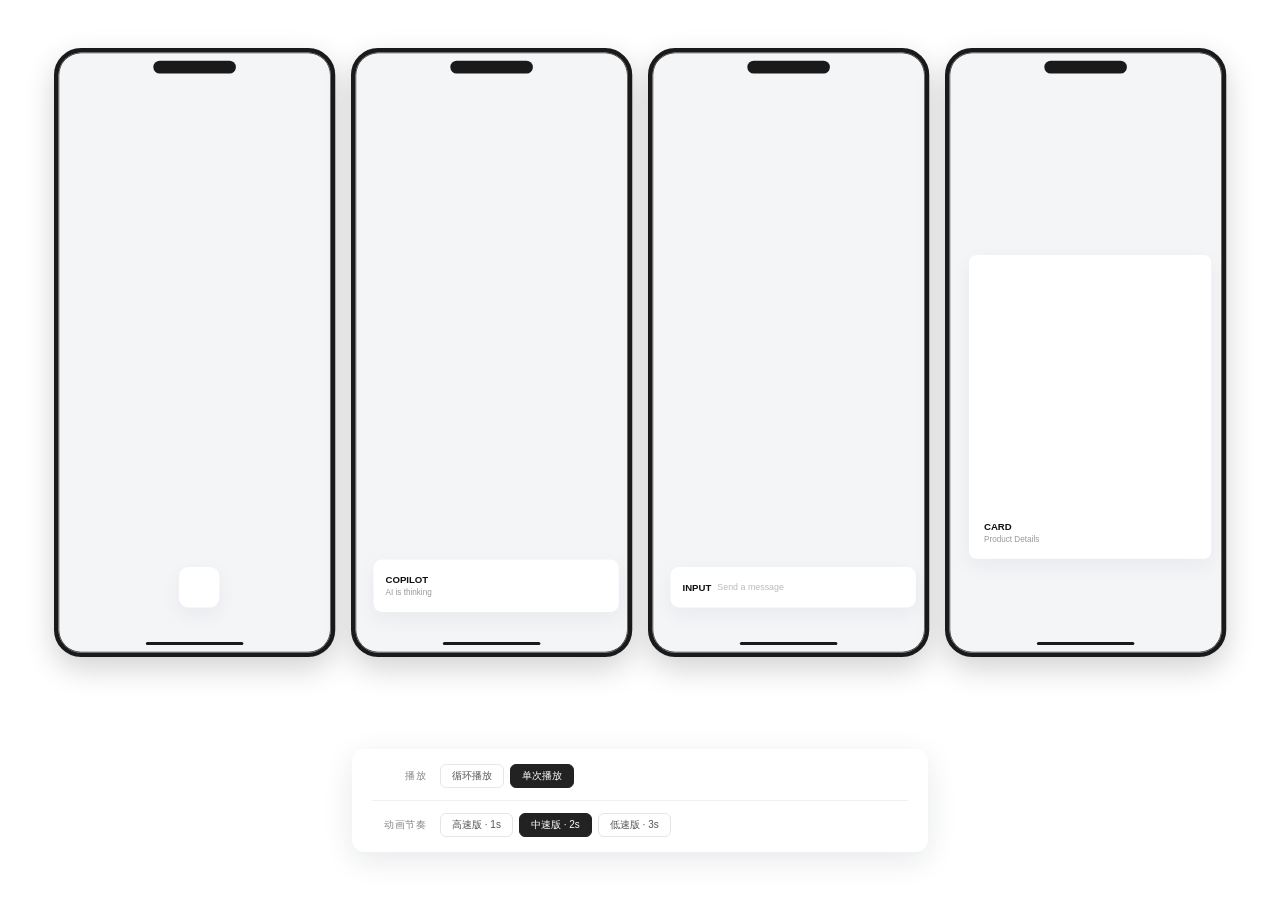
<file: interactive/color-border-glow.html>
<!DOCTYPE html>
<html lang="zh-CN">
<head>
<meta charset="UTF-8">
<meta name="viewport" content="width=1440">
<title>彩色描边流光 · 精简预览</title>
<style>
@property --angle {
  syntax: '<angle>';
  initial-value: 0deg;
  inherits: false;
}

@property --glow-angle {
  syntax: '<angle>';
  initial-value: 0deg;
  inherits: false;
}

:root {
  color: #111;
  font-family: -apple-system, BlinkMacSystemFont, "Segoe UI", Roboto, "PingFang SC", sans-serif;
  font-synthesis: none;
}

* {
  box-sizing: border-box;
}

html,
body {
  min-width: 320px;
  min-height: 100%;
  margin: 0;
}

body {
  min-height: 100vh;
  overflow: hidden;
  background: transparent;
}

button {
  font: inherit;
}

.preview {
  width: max-content;
  margin: 0 auto;
  padding: 48px 32px 168px;
  display: flex;
  align-items: flex-start;
  gap: 16px;
}

.phone-frame {
  position: relative;
  width: 750px;
  height: 1624px;
  flex: 0 0 auto;
  overflow: hidden;
  border: 12px solid #1a1a1a;
  border-radius: 72px;
  background: #f4f5f7;
  box-shadow: 0 30px 80px rgba(0,0,0,.18), inset 0 0 0 2px #333;
  --phone-scale: .375;
  transform: scale(var(--phone-scale));
  transform-origin: top left;
  margin-right: calc((750px * (1 - var(--phone-scale))) * -1);
  margin-bottom: calc((1624px * (1 - var(--phone-scale))) * -1);
}

.phone-frame::before {
  content: '';
  position: absolute;
  z-index: 100;
  top: 22px;
  left: 50%;
  width: 220px;
  height: 34px;
  border-radius: 20px;
  background: #1a1a1a;
  transform: translateX(-50%);
  pointer-events: none;
}

.phone-frame::after {
  content: '';
  position: absolute;
  z-index: 100;
  bottom: 20px;
  left: 50%;
  width: 260px;
  height: 8px;
  border-radius: 4px;
  background: #1a1a1a;
  transform: translateX(-50%);
  pointer-events: none;
}

.phone-content {
  position: absolute;
  inset: 0;
}

.module {
  position: absolute;
}

.module--icon {
  width: 108px;
  height: 108px;
  top: 1372px;
  left: 321px;
  --mod-radius: 26px;
}

.module--copilot {
  width: 654px;
  height: 140px;
  top: 1352px;
  left: 48px;
  --mod-radius: 22px;
}

.module--input {
  width: 654px;
  height: 108px;
  top: 1372px;
  left: 48px;
  --mod-radius: 22px;
}

.module--card {
  width: 646px;
  height: 810px;
  top: 540px;
  left: 52px;
  --mod-radius: 20px;
}

.flow-box {
  position: relative;
  width: 100%;
  height: 100%;
}

.flow-box__bg {
  position: absolute;
  z-index: 1;
  inset: 0;
  border-radius: var(--mod-radius);
  background: #fff;
  box-shadow: 0 18px 54px rgba(31, 39, 59, .055);
}

.flow-box__fade,
.flow-box__animation {
  position: absolute;
  inset: 0;
  pointer-events: none;
}

.flow-box__stroke,
.flow-box__glow-inner,
.flow-box__glow-outer {
  position: absolute;
  z-index: 0;
  background: conic-gradient(
    from var(--angle),
    rgba(255,198,98,.5) 5%,
    rgba(255,151,79,.55) 10%,
    #ff6200 25%,
    #ff598e 40%,
    #ff6cbe 45%,
    #9966f6 55%,
    #468fff 60%,
    #5ea0ff 65%,
    #8abfff 75%,
    #e2f8ff 90%,
    #ffe9b5 100%
  );
}

.flow-box__stroke {
  inset: -3.5px;
  border-radius: calc(var(--mod-radius) + 3.5px);
  padding: 3.5px;
  -webkit-mask:
    linear-gradient(#fff 0 0) content-box,
    linear-gradient(#fff 0 0);
  -webkit-mask-composite: xor;
  mask:
    linear-gradient(#fff 0 0) content-box,
    linear-gradient(#fff 0 0);
  mask-composite: exclude;
}

.flow-box__glow-inner,
.flow-box__glow-outer {
  background: conic-gradient(
    from var(--glow-angle),
    rgba(255,198,98,.5) 5%,
    rgba(255,151,79,.55) 10%,
    #ff6200 25%,
    #ff598e 40%,
    #ff6cbe 45%,
    #9966f6 55%,
    #468fff 60%,
    #5ea0ff 65%,
    #8abfff 75%,
    #e2f8ff 90%,
    #ffe9b5 100%
  );
}

.flow-box__glow-inner {
  inset: -2px;
  border-radius: calc(var(--mod-radius) + 2px);
  padding: 2px;
  opacity: .55;
  filter: blur(4px);
  -webkit-mask:
    linear-gradient(#fff 0 0) content-box,
    linear-gradient(#fff 0 0);
  -webkit-mask-composite: xor;
  mask:
    linear-gradient(#fff 0 0) content-box,
    linear-gradient(#fff 0 0);
  mask-composite: exclude;
}

.flow-box__glow-outer {
  inset: -1px;
  border-radius: calc(var(--mod-radius) + 1px);
  opacity: 1;
  filter: blur(10px);
}

.flow-box__content {
  position: absolute;
  z-index: 3;
  inset: 0;
  display: flex;
  align-items: center;
  border-radius: var(--mod-radius);
}

.flow-box__content--copilot {
  flex-direction: column;
  align-items: flex-start;
  justify-content: center;
  padding: 0 clamp(18px, 4.9%, 32px);
}

.flow-box__content--input {
  padding: 0 clamp(18px, 4.9%, 32px);
}

.flow-box__content--card {
  align-items: flex-end;
  padding: 0 clamp(24px, 6.2%, 40px) clamp(24px, 6.2%, 40px);
}

.content-title {
  color: #111;
  font-size: clamp(18px, 2vw, 26px);
  font-weight: 600;
  line-height: 1.2;
}

.content-subtitle {
  margin-top: 4px;
  color: #999;
  font-size: clamp(15px, 1.7vw, 22px);
  line-height: 1.25;
}

.input-placeholder {
  margin-left: 16px;
  color: #bbb;
  font-size: clamp(16px, 1.85vw, 24px);
}

.controls {
  position: fixed;
  z-index: 20;
  bottom: max(48px, env(safe-area-inset-bottom));
  left: 50%;
  width: min(576px, calc(100% - 26px));
  transform: translateX(-50%);
  display: flex;
  flex-direction: column;
  gap: 10px;
  padding: 14px 19px;
  border: 1px solid rgba(255,255,255,.8);
  border-radius: 13px;
  background: rgba(255,255,255,.92);
  box-shadow: 0 8px 30px rgba(24, 31, 48, .1);
  backdrop-filter: blur(18px);
}

.controls__row {
  display: grid;
  grid-template-columns: 58px 1fr;
  align-items: center;
  gap: 10px;
}

.controls__label {
  padding-right: 4px;
  color: #888;
  font-size: 10px;
  letter-spacing: .5px;
  text-align: right;
}

.controls__buttons {
  display: flex;
  flex-wrap: wrap;
  gap: 6px;
}

.controls button {
  min-width: 61px;
  padding: 6px 11px;
  border: 1px solid #e5e5e5;
  border-radius: 6px;
  background: #fff;
  color: #555;
  font-size: 10px;
  line-height: 1;
  cursor: pointer;
  transition: color .18s, border-color .18s, background-color .18s;
}

.controls button:hover {
  border-color: #bbb;
  color: #222;
}

.controls button.active {
  border-color: #222;
  background: #222;
  color: #fff;
}

.controls__divider {
  height: 1px;
  margin: 2px 0;
  background: #f0f0f0;
}

@keyframes rotate-stroke {
  from { --angle: 0deg; }
  to { --angle: 360deg; }
}

@keyframes rotate-glow {
  from { --glow-angle: 0deg; }
  to { --glow-angle: 360deg; }
}

@keyframes breath-light {
  0%, 100% { opacity: .5; }
  50% { opacity: 1; }
}

@keyframes breath-eternal {
  0% { opacity: .2; }
  40%, 55% { opacity: 1; }
  100% { opacity: .2; }
}

@keyframes breath-deep {
  0%, 100% { opacity: .25; }
  35%, 45% { opacity: 1; }
  95% { opacity: .25; }
}

@keyframes fade-once {
  0%, 80% { opacity: 1; }
  100% { opacity: 0; }
}

@media (max-width: 980px) {
  .preview {
    margin: 0;
    padding-inline: 24px;
  }
}

@media (max-width: 560px) {
  .preview {
    padding: 32px 18px 220px;
  }

  .phone-frame {
    --phone-scale: .3;
  }

  .controls {
    padding: 14px;
  }

  .controls__row {
    grid-template-columns: 1fr;
    gap: 8px;
  }

  .controls__label {
    padding: 0;
    text-align: left;
  }

  .controls__buttons {
    flex-wrap: nowrap;
  }

  .controls button {
    min-width: 0;
    flex: 1;
    padding-inline: 8px;
  }
}

@media (prefers-reduced-motion: reduce) {
  .flow-box__animation,
  .flow-box__fade {
    animation-duration: .01ms !important;
    animation-iteration-count: 1 !important;
  }
}
</style>
</head>
<body>

<main class="preview" aria-label="四种彩色描边流光组件预览">
  <div class="phone-frame" aria-label="图标流光手机预览">
    <div class="phone-content">
      <div class="module module--icon">
        <div class="flow-box">
          <div class="flow-box__fade">
            <div class="flow-box__animation">
              <div class="flow-box__glow-outer"></div>
              <div class="flow-box__glow-inner"></div>
              <div class="flow-box__stroke"></div>
            </div>
          </div>
          <div class="flow-box__bg"></div>
        </div>
      </div>
    </div>
  </div>

  <div class="phone-frame" aria-label="Copilot 流光手机预览">
    <div class="phone-content">
      <div class="module module--copilot">
        <div class="flow-box">
          <div class="flow-box__fade">
            <div class="flow-box__animation">
              <div class="flow-box__glow-outer"></div>
              <div class="flow-box__glow-inner"></div>
              <div class="flow-box__stroke"></div>
            </div>
          </div>
          <div class="flow-box__bg"></div>
          <div class="flow-box__content flow-box__content--copilot">
            <div class="content-title">COPILOT</div>
            <div class="content-subtitle">AI is thinking</div>
          </div>
        </div>
      </div>
    </div>
  </div>

  <div class="phone-frame" aria-label="输入框流光手机预览">
    <div class="phone-content">
      <div class="module module--input">
        <div class="flow-box">
          <div class="flow-box__fade">
            <div class="flow-box__animation">
              <div class="flow-box__glow-outer"></div>
              <div class="flow-box__glow-inner"></div>
              <div class="flow-box__stroke"></div>
            </div>
          </div>
          <div class="flow-box__bg"></div>
          <div class="flow-box__content flow-box__content--input">
            <span class="content-title">INPUT</span>
            <span class="input-placeholder">Send a message</span>
          </div>
        </div>
      </div>
    </div>
  </div>

  <div class="phone-frame" aria-label="卡片流光手机预览">
    <div class="phone-content">
      <div class="module module--card">
        <div class="flow-box">
          <div class="flow-box__fade">
            <div class="flow-box__animation">
              <div class="flow-box__glow-outer"></div>
              <div class="flow-box__glow-inner"></div>
              <div class="flow-box__stroke"></div>
            </div>
          </div>
          <div class="flow-box__bg"></div>
          <div class="flow-box__content flow-box__content--card">
            <div>
              <div class="content-title">CARD</div>
              <div class="content-subtitle">Product Details</div>
            </div>
          </div>
        </div>
      </div>
    </div>
  </div>
</main>

<div class="controls" aria-label="动画控制">
  <div class="controls__row">
    <span class="controls__label">播放</span>
    <div class="controls__buttons">
      <button class="mode-button" type="button" data-mode="loop">循环播放</button>
      <button class="mode-button active" type="button" data-mode="once">单次播放</button>
    </div>
  </div>

  <div class="controls__divider"></div>

  <div class="controls__row">
    <span class="controls__label">动画节奏</span>
    <div class="controls__buttons">
      <button class="tempo-button" type="button" data-tempo="fast">高速版 · 1s</button>
      <button class="tempo-button active" type="button" data-tempo="mid">中速版 · 2s</button>
      <button class="tempo-button" type="button" data-tempo="slow">低速版 · 3s</button>
    </div>
  </div>
</div>

<script>
const tempos = {
  fast: { duration: '1s', breath: 'breath-light', curve: 'ease-in-out' },
  mid: { duration: '2s', breath: 'breath-eternal', curve: 'linear' },
  slow: { duration: '3s', breath: 'breath-deep', curve: 'cubic-bezier(.65, 0, .35, 1)' }
};

let currentTempo = 'mid';
let currentMode = 'once';

function applyAnimation() {
  const tempo = tempos[currentTempo];
  const iteration = currentMode === 'loop' ? 'infinite' : '1';
  const fillMode = currentMode === 'loop' ? '' : 'forwards';

  document.querySelectorAll('.flow-box').forEach((box) => {
    const stroke = box.querySelector('.flow-box__stroke');
    const glowInner = box.querySelector('.flow-box__glow-inner');
    const glowOuter = box.querySelector('.flow-box__glow-outer');
    const animation = box.querySelector('.flow-box__animation');
    const fade = box.querySelector('.flow-box__fade');

    stroke.style.animation = `rotate-stroke ${tempo.duration} linear ${iteration} ${fillMode}`.trim();
    glowInner.style.animation = `rotate-glow ${tempo.duration} linear ${iteration} ${fillMode}`.trim();
    glowOuter.style.animation = `rotate-glow ${tempo.duration} linear ${iteration} ${fillMode}`.trim();
    animation.style.animation = `${tempo.breath} ${tempo.duration} ${tempo.curve} ${iteration} ${fillMode}`.trim();

    if (currentMode === 'once') {
      fade.style.opacity = '1';
      fade.style.animation = `fade-once ${tempo.duration} ease-in forwards`;
    } else {
      fade.style.animation = 'none';
      fade.style.opacity = '1';
    }
  });
}

function replay() {
  document.querySelectorAll(
    '.flow-box__stroke, .flow-box__glow-inner, .flow-box__glow-outer, .flow-box__animation, .flow-box__fade'
  ).forEach((element) => {
    element.style.animation = 'none';
    void element.offsetHeight;
  });
  applyAnimation();
}

document.querySelectorAll('.mode-button').forEach((button) => {
  button.addEventListener('click', () => {
    currentMode = button.dataset.mode;
    document.querySelectorAll('.mode-button').forEach((item) => item.classList.toggle('active', item === button));
    replay();
  });
});

document.querySelectorAll('.tempo-button').forEach((button) => {
  button.addEventListener('click', () => {
    currentTempo = button.dataset.tempo;
    document.querySelectorAll('.tempo-button').forEach((item) => item.classList.toggle('active', item === button));
    replay();
  });
});

applyAnimation();
</script>
</body>
</html>
</file>
<file: assets/portfolio-main-DmGyBqK6.css>
@font-face{font-family:Inter;src:url(./inter-latin-300-normal-BVlfKGgI.woff2)format("woff2");font-style:normal;font-weight:300;font-display:swap}@font-face{font-family:Inter;src:url(./inter-latin-400-normal-C38fXH4l.woff2)format("woff2");font-style:normal;font-weight:400;font-display:swap}@font-face{font-family:Inter;src:url(./inter-latin-500-normal-Cerq10X2.woff2)format("woff2");font-style:normal;font-weight:500;font-display:swap}@font-face{font-family:Inter;src:url(./inter-latin-600-normal-LgqL8muc.woff2)format("woff2");font-style:normal;font-weight:600;font-display:swap}@font-face{font-family:Syne;src:url(./syne-latin-400-normal-CcHADMBd.woff2)format("woff2");font-style:normal;font-weight:400;font-display:swap}@font-face{font-family:Syne;src:url(./syne-latin-600-normal-BiwQbQXw.woff2)format("woff2");font-style:normal;font-weight:600;font-display:swap}@font-face{font-family:Syne;src:url(./syne-latin-700-normal-AF3Rs61n.woff2)format("woff2");font-style:normal;font-weight:700;font-display:swap}@font-face{font-family:Syne;src:url(./syne-latin-800-normal-EehdNYzx.woff2)format("woff2");font-style:normal;font-weight:800;font-display:swap}@font-face{font-family:Anton;src:url(./anton-latin-400-normal-Byf51wtH.woff2)format("woff2");font-style:normal;font-weight:400;font-display:swap}@font-face{font-family:Phosphor-Fill;src:url(./Phosphor-Fill-D4CDmGRg.woff2)format("woff2");font-style:normal;font-weight:400;font-display:block}@font-face{font-family:Phosphor-Bold;src:url(./Phosphor-Bold-BCak21uZ.woff2)format("woff2");font-style:normal;font-weight:400;font-display:block}.ph-fill,.ph-bold{font-variant:normal;text-transform:none;-webkit-font-smoothing:antialiased;-moz-osx-font-smoothing:grayscale;line-height:1;font-style:normal!important}.ph-fill{font-family:Phosphor-Fill!important}.ph-bold{font-family:Phosphor-Bold!important}.ph-fill.ph-envelope-simple:before{content:""}.ph-fill.ph-phone:before{content:""}.ph-fill.ph-wechat-logo:before{content:""}.ph-bold.ph-arrow-left:before{content:""}.ph-bold.ph-arrow-right:before{content:""}.ph-bold.ph-arrow-up:before{content:""}.ph-bold.ph-arrow-up-right:before{content:""}.ph-bold.ph-x:before{content:""}:root{font-synthesis:none;font-family:Inter,sans-serif}*{box-sizing:border-box}html{scroll-behavior:smooth;scrollbar-gutter:stable}body{color:#111827;background:#f3f4f6;min-width:1180px;margin:0;overflow-x:hidden}a{color:inherit;text-decoration:none}button{font:inherit}.reference-page{color:#111827;background:#f3f4f6;min-height:100vh;transition:background .5s,color .5s;position:relative;overflow:hidden}.reference-dark .reference-page{color:#fff;background:#000}.reference-grid{z-index:0;pointer-events:none;background-image:linear-gradient(90deg,#0000000d 1px,#0000 1px),linear-gradient(#0000000d 1px,#0000 1px);background-size:60px 60px;position:fixed;inset:0;-webkit-mask-image:radial-gradient(at 50% 40%,#000 10%,#0000 80%);mask-image:radial-gradient(at 50% 40%,#000 10%,#0000 80%)}.reference-dark .reference-grid{background-image:linear-gradient(90deg,#ffffff0d 1px,#0000 1px),linear-gradient(#ffffff0d 1px,#0000 1px)}.reference-stars{z-index:0;pointer-events:none;opacity:0;transition:opacity .5s;position:fixed;inset:0}.reference-dark .reference-stars{opacity:1}.reference-stars i{opacity:.25;background:#fff;border-radius:50%;width:2px;height:2px;animation:4s ease-in-out infinite twinkle;position:absolute}.reference-stars i:nth-child(4n+1){animation-delay:-.7s;top:17%;left:9%}.reference-stars i:nth-child(4n+2){animation-delay:-2.2s;top:28%;left:77%}.reference-stars i:nth-child(4n+3){animation-delay:-1.3s;top:63%;left:32%}.reference-stars i:nth-child(4n){animation-delay:-3.1s;top:76%;left:91%}@keyframes twinkle{50%{opacity:1;transform:scale(1.5);box-shadow:0 0 6px #fff}}.reference-aurora{z-index:1;pointer-events:none;transform-origin:top;mix-blend-mode:multiply;width:100px;height:180vh;animation:25s linear infinite beam-sweep;position:fixed;top:-20%;left:-20%;transform:rotate(20deg)}.reference-dark .reference-aurora{mix-blend-mode:hard-light}.reference-aurora--two{animation-delay:14s}.reference-aurora i{opacity:.9;filter:blur(35px)brightness(1.2);background:linear-gradient(#0000,#ffd700b3 10%,#ff450099 25%,#8a2be280 45%,#00ffffb3 60%,#ffd700b3 75%,#0000) 0 0/100% 300%;animation:50s linear infinite gradient-flow,27s ease-in-out infinite beam-breathe;position:absolute;inset:0}@keyframes gradient-flow{to{background-position:50% 200%}}@keyframes beam-breathe{50%{filter:blur(45px)brightness(1.4)hue-rotate(45deg);transform:scaleX(1.2)}}@keyframes beam-sweep{0%{opacity:0;left:-20%}10%,90%{opacity:1}to{opacity:0;left:120%}}.reference-nav{z-index:100;-webkit-backdrop-filter:blur(14px);backdrop-filter:blur(14px);background:#ffffffb3;border-bottom:1px solid #0000000f;height:69px;transition:background .5s;position:fixed;inset:0 0 auto}.reference-dark .reference-nav{background:#0000000d;border-color:#ffffff0d}.reference-nav__inner{grid-template-columns:1fr auto 1fr;align-items:center;width:min(1280px,100vw - 48px);height:100%;margin:auto;display:grid}.reference-logo{letter-spacing:.02em;align-items:flex-start;width:max-content;font:700 21px Syne,sans-serif;display:flex}.reference-logo i{background:#a855f7;border-radius:50%;width:6px;height:6px;margin:1px 0 0 8px}.reference-nav__links{color:#6b7280;align-items:center;gap:33px;font-size:13px;font-weight:500;display:flex}.reference-dark .reference-nav__links{color:#9ca3af}.reference-nav__links a{padding:12px 0;transition:color .25s;position:relative}.reference-nav__links a:hover,.reference-nav__links .is-active{color:#111827}.reference-dark .reference-nav__links a:hover,.reference-dark .reference-nav__links .is-active{color:#fff}.reference-nav__links .is-active:after{content:"";background:#a855f7;height:2px;position:absolute;bottom:2px;left:25%;right:25%}.reference-nav__links button{width:35px;height:35px;color:inherit;cursor:pointer;background:0 0;border:0;border-radius:50%;margin-left:6px;font-size:18px}.reference-nav__links button:hover{background:#7f7f7f21}.reference-nav__action{letter-spacing:.16em;border:1px solid #0000002e;border-radius:12px;justify-self:end;padding:11px 24px;font-size:10px;font-weight:700;transition:all .3s}.reference-dark .reference-nav__action{border-color:#fff3}.reference-nav__action:hover{color:#fff;background:#000}.reference-dark .reference-nav__action:hover{color:#000;background:#fff}.reference-hero{z-index:2;flex-direction:column;align-items:center;width:min(1280px,100vw - 32px);min-height:100vh;margin:auto;padding:104px 24px 40px;display:flex;position:relative}.reference-intro{z-index:60;text-align:center;flex-direction:column;align-items:center;width:100%;display:flex;position:relative;transform:translateY(34px)}.reference-intro>span{background:linear-gradient(90deg,#a855f7,#ec4899);color:#0000;-webkit-background-clip:text;font-size:42px;font-weight:700;line-height:1}.reference-intro h1{letter-spacing:-.035em;margin:18px 0 0;font:700 38px/1.2 Syne,sans-serif}.reference-intro h1 i{color:#9ca3af;vertical-align:middle;margin:0 9px;font-size:24px;font-style:normal;font-weight:300}.reference-contact{color:#6b7280;grid-template-columns:auto auto;gap:10px 48px;margin-top:24px;font-size:12px;display:grid}.reference-dark .reference-contact{color:#9ca3af}.reference-contact p{justify-content:center;align-items:center;gap:8px;margin:0;display:flex}.reference-contact b{color:currentColor;width:17px;font-size:16px;font-weight:500}.reference-intro blockquote{color:#6b7280;width:440px;margin:21px 0 0;font-size:11px;font-style:italic;line-height:1.6}.reference-cta{color:#fff;letter-spacing:.16em;text-transform:uppercase;background:#2563eb;border:1px solid #3b82f6;border-radius:999px;align-items:center;gap:9px;margin-top:20px;padding:12px 24px;font-size:10px;font-weight:700;transition:all .3s;display:flex;box-shadow:0 0 20px #2563eb4d}.reference-cta:hover{background:#3b82f6;box-shadow:0 0 30px #2563eb99}.reference-cta svg{fill:none;stroke:currentColor;stroke-width:1.8px;width:15px;height:15px}.reference-card-area{width:100%;height:500px;margin-top:62px;position:relative}.reference-stack{cursor:pointer;width:100%;max-width:600px;height:100%;margin:auto;position:relative}.reference-card{z-index:1;width:350px;height:450px;margin-left:-175px;transition:top .8s cubic-bezier(.34,1.56,.64,1),left .8s cubic-bezier(.34,1.56,.64,1),margin .8s cubic-bezier(.34,1.56,.64,1),transform .8s cubic-bezier(.34,1.56,.64,1),opacity .5s,filter .5s;position:absolute;top:50%;left:50%}.reference-card--1{z-index:10;transform:rotate(-6deg)translate(-5px,8px)}.reference-card--2{z-index:20;transform:rotate(4deg)translate(5px,-3px)}.reference-card--3{z-index:30;transform:rotate(-3deg)translate(-2px,5px)}.reference-card--4{z-index:40;transform:rotate(2deg)}.reference-stack:hover .reference-card--4{margin-left:-685px;left:50%;transform:rotate(0)}.reference-stack:hover .reference-card--3{margin-left:-345px;left:50%;transform:rotate(0)}.reference-stack:hover .reference-card--2{margin-left:-5px;left:50%;transform:rotate(0)}.reference-stack:hover .reference-card--1{margin-left:335px;left:50%;transform:rotate(0)}.reference-card.is-active{z-index:90}.reference-card.is-active .reference-card__surface{height:470px;transform:scale(1.09)}.has-active-card .reference-card:not(.is-active){opacity:.2;filter:blur(5px)}.reference-card__float{width:100%;height:100%;animation:card-float var(--float-speed) ease-in-out infinite}@keyframes card-float{50%{transform:translateY(-15px)}}.reference-card__surface{-webkit-backdrop-filter:blur(16px);backdrop-filter:blur(16px);background:#ffffffb3;border:1px solid #fff9;border-radius:24px;width:100%;height:450px;padding:12px;transition:transform .5s cubic-bezier(.34,1.56,.64,1),height .5s,background .5s;position:relative;overflow:hidden;box-shadow:0 10px 40px -10px #0000001a}.reference-dark .reference-card__surface{background:#ffffff0d;border-color:#ffffff26;box-shadow:0 8px 32px #0000005e}.reference-card__surface:hover{background:#ffffffe6;transform:scale(1.02)}.reference-dark .reference-card__surface:hover{background:#ffffff14}.reference-card__image{aspect-ratio:1;background:var(--tint);border-radius:16px;width:100%;position:relative;overflow:hidden}.reference-card__image img{object-fit:contain;width:100%;height:100%;transition:transform .7s}.reference-card:hover .reference-card__image img{transform:scale(1.1)}.reference-card__portrait-title{color:#fff;text-align:left;text-shadow:0 2px 12px #00000073;grid-template-columns:auto auto;align-items:baseline;gap:0 7px;display:grid;position:absolute;bottom:14px;left:16px}.reference-card__portrait-title strong{font:700 21px Syne,sans-serif}.reference-card__portrait-title span{color:#d1d5db;font-size:11px}.reference-card__portrait-title small{color:#d8b4fe;grid-column:1/-1;margin-top:4px;font-size:11px}.reference-card__meta{padding:15px 8px 0}.reference-card__row{justify-content:space-between;align-items:end;gap:12px;display:flex}.reference-card__row h2{margin:0;font-size:16px;font-weight:700}.reference-card__row p{color:#6b7280;margin:6px 0 0;font-size:10px}.reference-card__row p i{color:#a855f7;font-size:9px;font-style:normal}.reference-card__row>div:last-child{text-align:right}.reference-card__row small{color:#6b7280;margin-bottom:4px;font-size:9px;display:block}.reference-card__row b{white-space:nowrap;font:700 10px Syne,sans-serif;display:block}.reference-card__description{color:#6b7280;opacity:0;border-top:1px solid #7f7f7f33;max-height:0;margin:10px 0 0;padding-top:10px;font-size:10px;line-height:1.55;transition:max-height .5s,opacity .5s;overflow:hidden}.reference-card.is-active .reference-card__description{opacity:1;max-height:52px}.reference-dark .reference-card__description{color:#d1d5db}.reference-card__line{background:var(--accent);height:2px;box-shadow:0 0 10px var(--accent);position:absolute;bottom:16px;left:40px;right:40px}.reference-following-content{z-index:2;margin-bottom:var(--card-scroll-y,0);transform:translate3d(0,var(--card-scroll-y,0),0);will-change:transform;position:relative}@media (height<=820px){.reference-hero{padding-top:88px}.reference-intro{transform-origin:top;transform:translateY(12px)scale(.87)}.reference-card-area{transform-origin:top;height:410px;margin-top:18px;transform:scale(.82)}}@media (prefers-reduced-motion:reduce){.reference-aurora,.reference-card__float,.reference-stars i{animation:none}}.reference-stars{display:none}.reference-nav__spacer{justify-self:end;width:1px;height:1px}.reference-contact p>i{text-align:center;width:20px;font-size:18px;line-height:1}.reference-contact p{cursor:pointer;transition:color .3s}.reference-contact p:first-child:hover{color:#ff2a7a}.reference-contact p:nth-child(2):hover{color:#ff6200}.reference-contact p.reference-contact__center:hover{color:#07c160}.reference-contact__center{grid-column:1/-1;justify-self:center}.reference-card__surface{-webkit-backdrop-filter:blur(28px)saturate(165%);backdrop-filter:blur(28px)saturate(165%);background:linear-gradient(145deg,#ffffff70,#ffffff29);border-color:#ffffffad;box-shadow:0 22px 52px -18px #30394c2e,inset 0 1px #ffffffb8,inset 0 -1px #ffffff42}.reference-card__surface:before{content:"";z-index:0;border-radius:inherit;pointer-events:none;background:linear-gradient(125deg,#ffffff47,#0000 35%,#ffffff14 72%,#fff3);position:absolute;inset:0}.reference-card__surface>*{z-index:1;position:relative}.reference-card__surface:hover{background:linear-gradient(145deg,#ffffffc7,#ffffff75);box-shadow:0 28px 64px -18px #30394c4d,inset 0 1px #fff,inset 0 -1px #ffffff80}.reference-card.is-active .reference-card__surface{background:linear-gradient(145deg,#ffffffd1,#ffffff80);box-shadow:0 34px 78px -20px #2b324552,inset 0 1px #fff,inset 0 -1px #ffffff94}.reference-card__surface>.reference-card__line{z-index:3;background:var(--accent);height:2px;box-shadow:0 0 10px var(--accent);position:absolute;bottom:16px;left:40px;right:40px}.reference-card__meta--personal{padding-top:14px}.reference-card__personal-actions{align-items:center;min-height:28px;padding:0 2px;display:flex}.reference-card__wechat{color:#6b7280;cursor:pointer;background:0 0;border:0;justify-content:center;align-items:center;width:28px;height:28px;padding:0;font-size:21px;line-height:1;transition:color .3s,transform .3s;display:inline-flex}.reference-card__wechat:hover,.reference-card__wechat:focus-visible{color:#07c160;transform:scale(1.08)}.reference-card__wechat:focus-visible{outline-offset:3px;border-radius:7px;outline:2px solid #07c16059}.reference-wechat-modal{z-index:200;visibility:hidden;pointer-events:none;opacity:0;-webkit-backdrop-filter:blur();backdrop-filter:blur();background:0 0;justify-content:center;align-items:center;padding:16px;transition:opacity .3s,background-color .3s,-webkit-backdrop-filter .3s,backdrop-filter .3s,visibility 0s linear .3s;display:flex;position:fixed;inset:0}.reference-wechat-modal.is-open{visibility:visible;pointer-events:auto;opacity:1;-webkit-backdrop-filter:blur(5px);backdrop-filter:blur(5px);background:#0009;transition-delay:0s}.reference-wechat-modal__panel{background:#fff;border:1px solid #e5e7eb;border-radius:24px;flex-direction:column;align-items:center;gap:16px;width:min(320px,100vw - 32px);padding:24px;transition:transform .3s cubic-bezier(.22,1,.36,1);display:flex;transform:scale(.95);box-shadow:0 28px 80px #00000052}.reference-wechat-modal.is-open .reference-wechat-modal__panel{transform:scale(1)}.reference-wechat-modal__image{background:#f3f4f6;border-radius:16px;width:224px;height:224px;overflow:hidden}.reference-wechat-modal__image img{object-fit:cover;width:100%;height:100%;display:block}.reference-wechat-modal__panel p{color:#6b7280;margin:0;font-size:14px;font-weight:500}.reference-projects{z-index:2;width:min(1280px,100vw - 48px);min-height:100vh;margin:0 auto;padding:64px 24px 128px;scroll-margin-top:270px;position:relative}.reference-projects__header{justify-content:space-between;align-items:flex-end;margin-bottom:64px;display:flex}.reference-projects__header>div{padding-bottom:20px;position:relative}.reference-projects__header h2{letter-spacing:-.045em;margin:0;font:700 60px/.94 Syne,sans-serif}.reference-projects__header h2 span{background:linear-gradient(90deg,#a855f7,#ec4899);color:#0000;-webkit-background-clip:text;display:block}.reference-projects__header>div>i{background:linear-gradient(90deg,#a855f7,#ec4899);border-radius:999px;width:64px;height:4px;position:absolute;bottom:0;left:0}.reference-projects__header p{color:#6b7280;text-align:right;margin:0 0 2px;font-size:13px;line-height:1.65}.reference-projects__list{flex-direction:column;gap:16px;width:min(1024px,100%);margin:0 auto;display:flex}.reference-project{--project-accent:#a855f7;background:0 0;border-bottom:1px solid #e5e7eb;border-radius:12px;padding:8px 16px;transition:transform .4s cubic-bezier(.19,1,.22,1),background-color .4s cubic-bezier(.19,1,.22,1),box-shadow .4s cubic-bezier(.19,1,.22,1),margin .4s cubic-bezier(.19,1,.22,1),border-color .4s cubic-bezier(.19,1,.22,1);position:relative}.reference-project:hover{z-index:10;background:#ffffff80;border-bottom-color:#0000;transform:scale(1.02);box-shadow:0 10px 30px -10px #0000001a}.reference-project.is-open{z-index:10;background:#fffc;border-bottom-color:#0000;margin-top:16px;margin-bottom:16px;transform:scale(1.02);box-shadow:0 20px 40px -10px #00000026}.reference-project__toggle{color:#111827;text-align:left;cursor:pointer;background:0 0;border:0;justify-content:space-between;align-items:center;width:100%;padding:24px 0;display:flex}.reference-project__identity,.reference-project__details{align-items:center;display:flex}.reference-project__identity{gap:32px}.reference-project__identity small,.reference-project__details small{color:#9ca3af;font:400 12px/1.2 ui-monospace,SFMono-Regular,Menlo,Monaco,Consolas,monospace}.reference-project__identity strong{letter-spacing:-.025em;font:700 36px/1.1 Syne,sans-serif;transition:color .3s}.reference-project__details{gap:32px}.reference-project__details em{color:#6b7280;letter-spacing:.1em;text-align:right;min-width:116px;font-size:12px;font-style:normal;font-weight:700}.reference-project__details>i{border:1px solid #1118272e;border-radius:50%;justify-content:center;align-items:center;width:32px;height:32px;font-size:15px;transition:color .3s,background-color .3s,border-color .3s,transform .3s;display:flex}.reference-project:hover .reference-project__identity strong,.reference-project.is-open .reference-project__identity strong{color:var(--project-accent)}.reference-project:hover .reference-project__details>i,.reference-project.is-open .reference-project__details>i{color:#fff;background:var(--project-accent);border-color:var(--project-accent)}.reference-project.is-open .reference-project__details>i{transform:rotate(45deg)}.reference-project__content{grid-template-rows:0fr;transition:grid-template-rows .5s ease-out;display:grid}.reference-project.is-open .reference-project__content{grid-template-rows:1fr}.reference-project__content>div{overflow:hidden}.reference-project__preview-wrap{justify-content:center;align-items:center;width:100%;margin:0;padding:16px 0 32px;display:flex}.reference-project__preview{aspect-ratio:16/9;background:#e5e7eb;border:1px solid #11182714;border-radius:32px;outline:none;width:80%;position:relative;overflow:hidden;box-shadow:0 24px 52px -20px #1118276b}.reference-project__preview.is-clickable{cursor:pointer}.reference-project__preview:focus-visible{box-shadow:0 0 0 3px color-mix(in srgb,var(--project-accent) 35%,transparent),0 24px 52px -20px #1118276b}.reference-project__preview>img{object-fit:cover;width:100%;height:100%;transition:transform .7s cubic-bezier(.22,1,.36,1);display:block}.reference-project__preview:hover>img{transform:scale(1.02)}.reference-project__shade{pointer-events:none;background:linear-gradient(#0000,#00000061,#000000e6);height:52%;position:absolute;inset:auto 0 0}.reference-project__preview>p{z-index:2;color:#ffffffeb;width:58%;margin:0;font-size:14px;font-weight:500;line-height:1.65;position:absolute;bottom:27px;left:40px}.reference-project__preview>button,.reference-project__soon{z-index:3;color:#fff;background:var(--project-accent);box-shadow:0 0 22px color-mix(in srgb,var(--project-accent) 42%,transparent);letter-spacing:.13em;border:0;border-radius:999px;align-items:center;gap:9px;padding:12px 28px;font-size:11px;font-weight:700;display:inline-flex;position:absolute;bottom:24px;right:40px}.reference-project__preview>button{cursor:pointer;transition:filter .25s,box-shadow .25s}.reference-project__preview>button:hover{filter:brightness(1.08);box-shadow:0 0 34px color-mix(in srgb,var(--project-accent) 62%,transparent)}.reference-project__preview>button i{transition:transform .25s}.reference-project__preview>button:hover i{transform:translate(4px)}.reference-project__soon{box-shadow:none;-webkit-backdrop-filter:blur(8px);backdrop-filter:blur(8px);background:#ffffff2e}.reference-project-detail{z-index:500;pointer-events:none;will-change:transform;background:#f3f4f6;grid-template-rows:73px minmax(0,1fr);transition:transform .7s cubic-bezier(.32,.72,0,1);display:grid;position:fixed;inset:0;overflow:hidden;transform:translateY(100%)}.reference-project-detail.is-open{pointer-events:auto;transform:translate(0,0)}.reference-project-detail__header{z-index:2;-webkit-backdrop-filter:blur(20px);backdrop-filter:blur(20px);background:#ffffffb8;border-bottom:1px solid #1118271a;align-items:center;gap:16px;padding:12px 24px;display:flex;position:relative;box-shadow:0 4px 22px #1118270b}.reference-project-detail__header>button{color:#4b5563;cursor:pointer;background:#e5e7eb;border:0;border-radius:50%;flex:0 0 40px;justify-content:center;align-items:center;width:40px;height:40px;padding:0;font-size:19px;transition:color .25s,background-color .25s;display:flex}.reference-project-detail__header>button:hover{color:#fff;background:#a855f7}.reference-project-detail__header>button i{transition:transform .25s}.reference-project-detail__header>button:hover i{transform:translate(-3px)}.reference-project-detail__header h2{letter-spacing:-.02em;margin:0;font:700 23px/1.15 Syne,sans-serif}.reference-project-detail__header span{color:#6b7280;letter-spacing:.04em;margin-top:4px;font:400 11px/1.2 ui-monospace,SFMono-Regular,Menlo,Monaco,Consolas,monospace;display:block}.reference-project-detail__body{background:#f3f4f6;min-height:0;position:relative}.reference-project-detail__body iframe{background:#f3f4f6;border:0;width:100%;height:100%;display:block}.reference-project-detail--images .reference-project-detail__body{overscroll-behavior:contain;background:#fff;overflow-y:auto}.reference-project-detail__image-page{background:#fff;width:100%}.reference-project-detail__image-page img{border:0;width:100%;height:auto;margin:0;display:block}.reference-project-detail--video{background:#000;display:block}.reference-project-detail--video .reference-project-detail__header{-webkit-backdrop-filter:blur(20px);backdrop-filter:blur(20px);background:#ffffffc7;border:1px solid #ffffff7a;border-radius:18px;height:64px;position:absolute;top:20px;left:20px;right:20px;box-shadow:0 12px 36px #0000002e}.reference-project-detail--video .reference-project-detail__body{background:#000;width:100%;height:100%}.reference-project-detail__video{object-fit:contain;background:#000;width:100%;height:100%;display:block}.reference-hero{padding-top:128px;padding-bottom:80px}.reference-intro{font-family:Inter,sans-serif;transform:translateY(60px)}.reference-intro>span{margin-bottom:16px;font-family:Inter,sans-serif;font-size:60px;font-weight:700;line-height:1}.reference-intro h1{margin:0 0 32px;font-family:Syne,sans-serif;font-size:48px;font-weight:700;line-height:1.2}.reference-intro h1 i{font-size:30px}.reference-contact{row-gap:16px;margin:0 0 32px;font-size:14px}.reference-contact p>i{font-size:20px}.reference-intro blockquote{font-synthesis:style;width:448px;margin:0 0 32px;font-family:Inter,sans-serif;font-size:14px;font-style:italic;line-height:1.625}.reference-cta{margin-top:8px;padding:12px 24px;font-size:12px}.reference-card-area{transform:translate3d(0,var(--card-scroll-y,0),0);will-change:transform;margin-top:64px}.reference-card__description{font-size:12px;line-height:1.625}.reference-card.is-active .reference-card__surface{height:488px}.reference-card.is-active .reference-card__description{max-height:76px}.reference-card--4.is-active .reference-card__surface{height:470px}.reference-exploration{z-index:2;width:min(1280px,100vw - 48px);min-height:100vh;margin:0 auto;padding:96px 24px 120px;scroll-margin-top:68px;position:relative}.reference-exploration__header{text-align:center;flex-direction:column;align-items:center;margin:0 0 64px;display:flex}.reference-exploration__header h2{letter-spacing:-.04em;margin:0 0 16px;font:700 48px/1 Syne,sans-serif}.reference-exploration__header h2 span{background:linear-gradient(90deg,#22d3ee,#3b82f6);color:#0000;-webkit-background-clip:text}.reference-exploration__header>i{background:linear-gradient(90deg,#22d3ee,#3b82f6);border-radius:999px;width:64px;height:4px;margin-bottom:16px}.reference-exploration__header p{color:#6b7280;max-width:680px;margin:0;font-size:15px;line-height:1.65}.reference-exploration__grid{gap:16px;width:100%;height:750px;display:flex}.reference-exploration__column{flex:var(--exploration-column-weight);flex-direction:column;gap:16px;min-width:0;transition:flex .6s cubic-bezier(.16,1,.3,1);display:flex}.reference-exploration__column--1{--exploration-column-weight:1.15}.reference-exploration__column--2{--exploration-column-weight:.92}.reference-exploration__column--3{--exploration-column-weight:1.08}.reference-exploration__column:hover,.reference-exploration__column:focus-within{flex:0 0 560px}.reference-exploration__card{flex:var(--exploration-weight);cursor:pointer;text-align:left;isolation:isolate;will-change:flex-basis,transform;background:#e5e7eb;border:0;border-radius:24px;min-height:0;padding:0;transition:flex .6s cubic-bezier(.16,1,.3,1),box-shadow .35s,transform .35s cubic-bezier(.22,1,.36,1);position:relative;overflow:hidden;box-shadow:0 16px 36px -18px #11182761}.reference-exploration__card:before{content:"";z-index:2;border-radius:inherit;pointer-events:none;position:absolute;inset:0;box-shadow:inset 0 1px #ffffff85}.reference-exploration__card:hover,.reference-exploration__card:focus-visible{z-index:3;flex:0 0 520px;transform:translateY(-4px);box-shadow:0 28px 54px -20px #11182785}.reference-exploration__card>img{object-fit:cover;width:100%;height:100%;transition:transform .7s cubic-bezier(.22,1,.36,1),filter .45s;display:block}.reference-exploration__card:hover>img{filter:saturate(1.08);transform:scale(1.08)}.reference-exploration__shade{z-index:1;opacity:0;background:linear-gradient(#0000,#0509121f 44%,#050912d6);transition:opacity .3s;position:absolute;inset:0}.reference-exploration__card:hover .reference-exploration__shade,.reference-exploration__card:focus-visible .reference-exploration__shade{opacity:1}.reference-exploration__caption{z-index:3;opacity:0;flex-direction:column;align-items:flex-start;padding:24px;transition:opacity .3s,transform .3s;display:flex;position:absolute;bottom:0;left:0;right:0;transform:translateY(14px)}.reference-exploration__card:hover .reference-exploration__caption,.reference-exploration__card:focus-visible .reference-exploration__caption{opacity:1;transform:translateY(0)}.reference-exploration__caption small{color:var(--exploration-accent);letter-spacing:.15em;margin-bottom:6px;font-size:11px;font-weight:800}.reference-exploration__caption strong{color:#fff;letter-spacing:-.02em;text-shadow:0 2px 16px #00000052;font:700 20px/1.2 Syne,Noto Sans SC,sans-serif}.reference-exploration__card:focus-visible{outline:3px solid color-mix(in srgb,var(--exploration-accent) 60%,white);outline-offset:3px}.reference-contact-section{z-index:2;width:min(1280px,100vw - 48px);min-height:80vh;margin:-160px auto 0;padding:128px 24px 72px;scroll-margin-top:68px;position:relative}.reference-contact-section__inner{text-align:center;flex-direction:column;align-items:center;width:100%;display:flex}.reference-contact-section__status{-webkit-backdrop-filter:blur(18px);backdrop-filter:blur(18px);color:#374151;letter-spacing:.2em;text-transform:uppercase;background:#ffffff9e;border:1px solid #ffffffb3;border-radius:999px;align-items:center;gap:12px;margin-bottom:40px;padding:10px 20px;font-size:11px;font-weight:800;display:inline-flex;box-shadow:0 8px 24px #222a3f14,inset 0 1px #ffffffd1}.reference-contact-section__status>i{background:#22c55e;border-radius:50%;width:12px;height:12px;display:block;position:relative}.reference-contact-section__status>i:before{content:"";border-radius:inherit;background:#4ade80;animation:1.8s cubic-bezier(0,0,.2,1) infinite reference-status-ping;position:absolute;inset:0}.reference-contact-section__status>i>span{border-radius:inherit;background:#22c55e;position:absolute;inset:0}@keyframes reference-status-ping{75%,to{opacity:0;transform:scale(2.15)}}.reference-contact-section h2{color:#111827;letter-spacing:-.065em;margin:0 0 24px;font:700 92px/.92 Syne,sans-serif}.reference-contact-section h2 span{background:linear-gradient(90deg,#a855f7,#ec4899,#fb923c) 0 0/200%;color:#0000;-webkit-background-clip:text;animation:5s infinite reference-contact-gradient}@keyframes reference-contact-gradient{50%{background-position:100%}}.reference-contact-section__lead{color:#6b7280;max-width:760px;margin:0 0 64px;font-size:17px;font-weight:300;line-height:1.7}.reference-contact-cards{grid-template-columns:repeat(2,minmax(0,1fr));gap:32px;width:min(820px,100%);display:grid}.reference-contact-card{color:#111827;-webkit-backdrop-filter:blur(8px);backdrop-filter:blur(8px);cursor:pointer;background:#ffffff1f;border:1px solid #ffffffb3;border-radius:32px;flex-direction:column;justify-content:center;align-items:center;min-height:250px;padding:40px;transition:transform .5s cubic-bezier(.16,1,.3,1),border-color .5s,box-shadow .5s;display:flex;position:relative;overflow:hidden;box-shadow:0 12px 38px -24px #19223638,inset 0 1px #ffffff85}.reference-contact-card:first-child{animation:6s ease-in-out infinite reference-contact-float}.reference-contact-card:nth-child(2){animation:5s ease-in-out -.8s infinite reference-contact-float}@keyframes reference-contact-float{50%{translate:0 -7px}}.reference-contact-card:hover{box-shadow:0 28px 54px -22px var(--contact-shadow),inset 0 1px 0 #ffffffb8;animation-play-state:paused;transform:translateY(-14px)}.reference-contact-card--email{--contact-color:#a855f7;--contact-shadow:#a855f74d}.reference-contact-card--wechat{--contact-color:#22c55e;--contact-shadow:#22c55e4d}.reference-contact-card:hover{border-color:color-mix(in srgb,var(--contact-color) 42%,white)}.reference-contact-card__wash{opacity:0;background:linear-gradient(to bottom,transparent,color-mix(in srgb,var(--contact-color) 8%,transparent));transition:opacity .5s;position:absolute;inset:0}.reference-contact-card:hover .reference-contact-card__wash{opacity:1}.reference-contact-card__icon{z-index:1;color:#1f2937;background:#fff;border:1px solid #1118270f;border-radius:18px;justify-content:center;align-items:center;width:64px;height:64px;margin-bottom:24px;font-size:30px;font-style:normal;transition:color .5s,transform .5s cubic-bezier(.16,1,.3,1);display:flex;position:relative;box-shadow:0 7px 22px #1f293714}.reference-contact-card:hover .reference-contact-card__icon{color:var(--contact-color);transform:scale(1.1)}.reference-contact-card strong{z-index:1;margin-bottom:9px;font:700 21px/1.1 Syne,sans-serif;position:relative}.reference-contact-card>span:not(.reference-contact-card__wash){z-index:1;color:#6b7280;font-size:14px;font-weight:500;transition:color .35s;position:relative}.reference-contact-card:hover>span:not(.reference-contact-card__wash){color:var(--contact-color)}.reference-contact-card small{z-index:1;color:var(--contact-color);letter-spacing:.16em;opacity:0;font-size:10px;font-weight:800;transition:opacity .3s,transform .3s;position:absolute;bottom:18px;transform:translateY(5px)}.reference-contact-card:hover small,.reference-contact-card:focus-visible small{opacity:1;transform:translateY(0)}.reference-contact-card:focus-visible{outline:3px solid color-mix(in srgb,var(--contact-color) 58%,white);outline-offset:3px}.reference-contact-footer{color:#9ca3af;text-align:left;border-top:1px solid #6b728033;grid-template-columns:1fr auto 1fr;align-items:center;width:min(1024px,100%);margin-top:88px;padding-top:32px;display:grid}.reference-contact-footer__logo{color:#111827;align-items:flex-start;font:700 18px/1 Syne,sans-serif;display:flex}.reference-contact-footer__logo i{background:#a855f7;border-radius:50%;width:6px;height:6px;margin:-2px 0 0 7px}.reference-contact-footer p{letter-spacing:.06em;margin:0;font:400 11px/1.5 ui-monospace,SFMono-Regular,Menlo,monospace}.reference-contact-footer>a{color:#6b7280;-webkit-backdrop-filter:blur(12px);backdrop-filter:blur(12px);background:#ffffff8a;border:1px solid #ffffffb8;border-radius:50%;justify-content:center;justify-self:end;align-items:center;width:42px;height:42px;transition:color .3s,border-color .3s,transform .3s;display:flex;box-shadow:0 5px 18px #1f293714}.reference-contact-footer>a:hover{color:#a855f7;border-color:#a855f7;transform:translateY(-3px)}.reference-exploration-modal{z-index:450;visibility:hidden;pointer-events:none;opacity:0;-webkit-backdrop-filter:blur();backdrop-filter:blur();background:0 0;justify-content:center;align-items:center;padding:40px;transition:opacity .3s,background-color .3s,-webkit-backdrop-filter .3s,backdrop-filter .3s,visibility 0s linear .3s;display:flex;position:fixed;inset:0}.reference-exploration-modal.is-open{visibility:visible;pointer-events:auto;opacity:1;-webkit-backdrop-filter:blur(6px);backdrop-filter:blur(6px);background:#00000094;transition-delay:0s}.reference-exploration-modal__panel{background:#0b0d12;border:1px solid #ffffff61;border-radius:26px;width:min(1024px,100vw - 80px);transition:transform .35s cubic-bezier(.22,1,.36,1);position:relative;overflow:hidden;transform:translateY(28px)scale(.96);box-shadow:0 38px 110px #0000007a}.reference-exploration-modal.is-open .reference-exploration-modal__panel{transform:translateY(0)scale(1)}.reference-exploration-modal__panel video{aspect-ratio:16/9;object-fit:contain;background:#050609;width:100%;max-height:74vh;display:block}.reference-exploration-modal__panel>div{color:#fff;text-shadow:0 2px 16px #00000080;flex-direction:column;display:flex;position:absolute;bottom:22px;left:24px}.reference-exploration-modal__panel>div small{color:#67e8f9;letter-spacing:.14em;margin-bottom:3px;font-size:10px;font-weight:800}.reference-exploration-modal__panel>div strong{font:700 20px/1.2 Syne,Noto Sans SC,sans-serif}.reference-exploration-modal__panel>button{color:#fff;-webkit-backdrop-filter:blur(10px);backdrop-filter:blur(10px);cursor:pointer;background:#00000061;border:1px solid #fff3;border-radius:50%;justify-content:center;align-items:center;width:38px;height:38px;padding:0;font-size:18px;transition:background-color .25s,transform .25s;display:flex;position:absolute;top:18px;right:18px}.reference-exploration-modal__panel>button:hover{background:#2563eb;transform:rotate(90deg)}@media (height<=820px){.reference-hero{padding-top:128px}.reference-intro{transform:translateY(60px)scale(1)}.reference-card-area{height:500px;transform:translate3d(0,var(--card-scroll-y,0),0);margin-top:64px}}.reference-projects,.reference-exploration,.reference-contact-section{content-visibility:auto;contain-intrinsic-size:auto 1100px}@media (hover:none),(pointer:coarse){.reference-aurora,.reference-stars{display:none}.reference-page *,.reference-page :before,.reference-page :after{-webkit-backdrop-filter:none!important;backdrop-filter:none!important}.reference-card__float,.reference-contact-card,.reference-contact-section__status>i:before,.reference-contact-section h2 span{animation:none!important}.reference-following-content,.reference-card-area,.reference-exploration__card{will-change:auto!important}}
</file>
<file: assets/emojiGallery-B-ELrK28.css>
:root{color:#25212d;font-synthesis:none;background:#f7f7fb;font-family:Inter,PingFang SC,Microsoft YaHei,sans-serif}*{box-sizing:border-box}html,body,#root{width:100%;min-width:320px;min-height:100%;margin:0}body{overflow:hidden}.emoji-page{--tile-size:min(calc((100vw - 112px) / 5), calc((100svh - 150px) / 4));isolation:isolate;background:linear-gradient(#6a588c09 1px,#0000 1px) 0 0/32px 32px,linear-gradient(90deg,#6a588c09 1px,#0000 1px) 0 0/32px 32px,radial-gradient(circle at 10% 18%,#ffc9d7b8,#0000 24%),radial-gradient(circle at 91% 78%,#b5e8e1b3,#0000 26%),linear-gradient(135deg,#fffafd,#f4f2ff 54%,#f0fbfa);grid-template-rows:auto minmax(0,1fr);gap:10px;width:100%;height:100svh;min-height:620px;padding:16px 24px 20px;display:grid;position:relative;overflow:hidden}.emoji-page:before{content:"";z-index:-1;pointer-events:none;background:linear-gradient(110deg,#ffffff5c,#0000 36%,#ffffff3d);position:absolute;inset:0}.emoji-page__glow{z-index:-1;aspect-ratio:1;filter:blur(82px);opacity:.34;pointer-events:none;border-radius:50%;width:30vw;position:absolute}.emoji-page__glow--one{background:#a69cff;top:-20vw;right:12vw}.emoji-page__glow--two{background:#ffae75;bottom:-23vw;left:13vw}.emoji-header{z-index:2;width:min(100%, calc(var(--tile-size) * 5 + 48px));justify-content:space-between;align-items:end;gap:28px;margin:0 auto;display:flex;position:relative}.emoji-header span{color:#7b7188;letter-spacing:.15em;align-items:center;gap:8px;margin-bottom:2px;font-size:clamp(7px,.58vw,10px);font-weight:700;line-height:1.2;display:flex}.emoji-header span i{background:#ff7a3d;border-radius:50%;width:6px;height:6px;box-shadow:0 0 0 4px #ff7a3d24}.emoji-header h1{color:#241d30;letter-spacing:-.055em;margin:0;font-size:clamp(25px,2.7vw,44px);font-weight:760;line-height:1}.emoji-header p{color:#8c8197;letter-spacing:.13em;margin:0 0 3px;font-size:clamp(8px,.68vw,11px);font-weight:700;line-height:1.2}.emoji-grid{width:min(100%, calc(var(--tile-size) * 5 + 40px));flex-wrap:wrap;place-content:center;gap:10px;min-height:0;margin:0 auto;display:flex}.emoji-card{flex:0 0 var(--tile-size);width:var(--tile-size);height:var(--tile-size);-webkit-backdrop-filter:blur(18px)saturate(120%);backdrop-filter:blur(18px)saturate(120%);background:#ffffffb8;border:1px solid #ffffffeb;border-radius:clamp(14px,1.25vw,20px);place-items:center;transition:transform .3s cubic-bezier(.2,.75,.25,1),box-shadow .3s;display:grid;position:relative;overflow:hidden;box-shadow:0 12px 34px #382b4e14,inset 0 1px #ffffffe6}.emoji-card:hover{z-index:2;transform:translateY(-4px)scale(1.025);box-shadow:0 20px 45px #382b4e24,inset 0 1px #fffffff2}.emoji-card:after{content:"";pointer-events:none;background:linear-gradient(145deg,#ffffff61,#0000 38%);position:absolute;inset:0}.emoji-card img{object-fit:contain;width:88%;height:88%;display:block}.emoji-card__number{z-index:2;color:#362d426b;letter-spacing:.08em;font-size:clamp(7px,.55vw,9px);font-weight:700;position:absolute;top:9px;left:10px}.emoji-card strong{z-index:2;color:#43394e;-webkit-backdrop-filter:blur(9px);backdrop-filter:blur(9px);background:#ffffffa8;border:1px solid #ffffffc7;border-radius:999px;padding:5px 8px;font-size:clamp(8px,.68vw,11px);font-weight:650;line-height:1;position:absolute;bottom:9px;right:9px;box-shadow:0 4px 12px #3a2b4a12}.emoji-card--orange{background:linear-gradient(145deg,#fff2df,#ffe3cf)}.emoji-card--pink{background:linear-gradient(145deg,#ffe8f1,#f8dff2)}.emoji-card--violet{background:linear-gradient(145deg,#eee9ff,#e4dcff)}.emoji-card--mint{background:linear-gradient(145deg,#e5faf2,#dff5ef)}.emoji-card--blue{background:linear-gradient(145deg,#e8f3ff,#dbeaff)}.emoji-card--yellow{background:linear-gradient(145deg,#fff8d9,#ffedc5)}.emoji-card--lilac{background:linear-gradient(145deg,#f1e9ff,#eadcff)}.emoji-card--aqua{background:linear-gradient(145deg,#e3f9fa,#d8f0f6)}.emoji-card--coral{background:linear-gradient(145deg,#ffe8df,#ffd8d2)}.emoji-card--cream{background:linear-gradient(145deg,#fff8e9,#f8ecd7)}.emoji-card--sky{background:linear-gradient(145deg,#e8f7ff,#dcecff)}.emoji-card--lavender{background:linear-gradient(145deg,#efebff,#e5e1fb)}.emoji-card--peach{background:linear-gradient(145deg,#fff0df,#ffe1d1)}.emoji-card--ice{background:linear-gradient(145deg,#edf8ff,#e2effa)}.emoji-card--rose{background:linear-gradient(145deg,#ffeaf0,#f9dfe9)}.emoji-card--lime{background:linear-gradient(145deg,#f0fadf,#e5f2d3)}.emoji-card--purple{background:linear-gradient(145deg,#efe8ff,#e2d8ff)}@media (width<=900px){body{overflow:auto}.emoji-page{--tile-size:calc((100vw - 56px) / 3);height:auto;min-height:100svh;overflow:visible}.emoji-header,.emoji-grid{width:100%}.emoji-grid{align-content:flex-start}}@media (width<=560px){.emoji-page{--tile-size:calc((100vw - 34px) / 2);padding:15px 12px 20px}.emoji-header{flex-direction:column;align-items:start;gap:6px}.emoji-grid{gap:8px}.emoji-card{border-radius:13px}}@media (prefers-reduced-motion:reduce){.emoji-card{transition:none}.emoji-card:hover{transform:none}}
</file>
<file: assets/giftMotion-LMidW7qD.css>
:root{color:#221a34;font-synthesis:none;background:#f5f2fb;font-family:Inter,Segoe UI,PingFang SC,Microsoft YaHei,sans-serif}*{box-sizing:border-box}html,body,#root{width:100%;min-width:320px;min-height:100%;margin:0}body{overflow:hidden}.gift-motion-page{isolation:isolate;background:linear-gradient(#563d7809 1px,#0000 1px) 0 0/32px 32px,linear-gradient(90deg,#563d7809 1px,#0000 1px) 0 0/32px 32px,radial-gradient(circle at 8% 16%,#ffcad9d6,#0000 24%),radial-gradient(circle at 92% 80%,#c1deffe0,#0000 27%),linear-gradient(135deg,#fff9fb 0%,#f5f0ff 52%,#eef7ff 100%);grid-template-rows:auto minmax(0,1fr);gap:clamp(10px,1.15vw,16px);width:100%;height:100svh;min-height:600px;padding:clamp(14px,1.65vw,24px) clamp(16px,2.4vw,38px) clamp(16px,2vw,30px);display:grid;position:relative;overflow:hidden}.gift-motion-page:before{content:"";z-index:-1;pointer-events:none;background:linear-gradient(112deg,#ffffff57,#0000 35%,#fff3);position:absolute;inset:0}.gift-motion-glow{z-index:-1;aspect-ratio:1;filter:blur(76px);opacity:.36;pointer-events:none;border-radius:50%;width:27vw;position:absolute}.gift-motion-glow--one{background:#b99cff;top:-18vw;right:11vw}.gift-motion-glow--two{background:#ffb16c;bottom:-20vw;left:15vw}.gift-motion-intro{z-index:2;justify-content:space-between;align-items:end;gap:28px;width:100%;max-width:1600px;margin:0 auto;display:flex;position:relative}.gift-motion-kicker{color:#766b85;letter-spacing:.15em;align-items:center;gap:8px;margin-bottom:2px;font:600 clamp(7px,.58vw,10px)/1.2 Inter,Segoe UI,sans-serif;display:flex}.gift-motion-kicker i{background:#ff654f;border-radius:50%;width:6px;height:6px;box-shadow:0 0 0 4px #ff654f21}.gift-motion-intro h1{color:#241934;letter-spacing:-.055em;margin:0;font:700 clamp(24px,2.55vw,42px)/1.02 Inter,Segoe UI,PingFang SC,sans-serif}.gift-motion-intro p{color:#85798f;letter-spacing:.14em;margin:0 0 2px;font:600 clamp(8px,.68vw,11px)/1.2 Inter,Segoe UI,sans-serif}.gift-motion-wall{grid-template-columns:repeat(3,minmax(0,1fr));align-self:center;gap:clamp(8px,1vw,14px);width:min(100%,117svh - 157.95px);max-width:1600px;margin:0 auto;display:grid}.gift-motion-wall__column{flex-direction:column;justify-content:flex-start;gap:clamp(8px,1vw,14px);min-width:0;min-height:0;display:flex}.motion-tile{-webkit-backdrop-filter:blur(18px)saturate(120%);backdrop-filter:blur(18px)saturate(120%);background:#ffffffb3;border:1px solid #ffffffeb;border-radius:clamp(12px,1.15vw,18px);flex:none;width:100%;min-height:0;position:relative;overflow:hidden;box-shadow:0 12px 34px #3f285a16,inset 0 1px #ffffffe0}.motion-tile:before{content:"";z-index:1;pointer-events:none;background:linear-gradient(145deg,#ffffff5c,#0000 42%);position:absolute;inset:0}.motion-tile__lottie{place-items:center;display:grid;position:absolute;inset:3%}.motion-tile__lottie svg{display:block;width:100%!important;height:100%!important}.motion-tile__label{z-index:2;-webkit-backdrop-filter:blur(10px);backdrop-filter:blur(10px);pointer-events:none;background:#ffffffa8;border:1px solid #fffc;border-radius:999px;align-items:center;gap:6px;max-width:calc(100% - 16px);padding:4px 7px;display:flex;position:absolute;top:8px;left:8px;box-shadow:0 4px 14px #3d2b5214}.motion-tile__label strong{color:#332741;white-space:nowrap;text-overflow:ellipsis;font:600 clamp(7px,.58vw,10px)/1 Inter,Segoe UI,PingFang SC,sans-serif;overflow:hidden}.motion-tile__label span{color:#92869c;letter-spacing:.08em;font:600 clamp(5px,.42vw,7px)/1 Inter,Segoe UI,sans-serif}.motion-tile--peach{background:linear-gradient(155deg,#ffefded1,#ffdce1c2)}.motion-tile--apricot{background:linear-gradient(155deg,#fff5e2d6,#ffe1d6c2)}.motion-tile--lilac{background:linear-gradient(140deg,#f8e8ffd1,#dee7ffc7)}.motion-tile--blue{background:linear-gradient(135deg,#e0f0ffd6,#e8e1ffc2)}.motion-tile--violet{background:linear-gradient(155deg,#fce8f5d6,#eddeffcc)}.motion-tile--rose{background:linear-gradient(135deg,#ffe4ebd6,#ffeee2c7)}.motion-tile--night{background:linear-gradient(135deg,#e4e2ffd6,#daecffcc)}.motion-tile--mint{background:linear-gradient(145deg,#e0faf3d6,#e7efffcc)}.motion-tile--pink{background:linear-gradient(135deg,#ffe5f1d6,#f0e2ffcc)}.motion-tile--gold{background:linear-gradient(135deg,#fff5d1e6,#ffe2dbcc)}.motion-tile--cyan{background:linear-gradient(135deg,#def9fce0,#e5eeffcc)}@media (width<=920px){body{overflow:auto}.gift-motion-page{height:auto;min-height:100svh;overflow:visible}.gift-motion-wall{grid-template-columns:repeat(2,minmax(0,1fr));align-items:start}.gift-motion-wall__column{justify-content:start}}@media (width<=560px){.gift-motion-page{padding:16px 12px 20px}.gift-motion-intro{flex-direction:column;align-items:start;gap:6px}.gift-motion-wall,.gift-motion-wall__column{gap:8px}.motion-tile{border-radius:12px}.motion-tile__label{padding:3px 5px;top:5px;left:5px}.motion-tile__label span{display:none}}@media (prefers-reduced-motion:reduce){*,:before,:after{scroll-behavior:auto!important}}
</file>
<file: assets/project1-BMmqy0iz.css>
:root{color:#0f192e;font-synthesis:none;text-rendering:geometricprecision;font-family:"Alibaba PuHuiTi 2.0",Alibaba PuHuiTi,PingFang SC,Microsoft YaHei,sans-serif}*{box-sizing:border-box}html,body,#root{width:100%;min-width:320px;height:100%;margin:0}body{background:radial-gradient(circle at 40% 42%,#ffffff57,#0000 32%) fixed,radial-gradient(circle at 14% 76%,#fff5ff3d,#0000 28%) fixed,linear-gradient(241.34deg,#f1f5fe 1.763%,#f1f6fc 19.37%,#fbf0fe 86.48%,#f5f2f9 95.898%) fixed;overflow-x:hidden}img{-webkit-user-drag:none;-webkit-user-select:none;user-select:none;display:block}.portfolio-page{isolation:isolate;position:relative}.portfolio-page:before{z-index:0;content:"";pointer-events:none;transform-origin:50%;background:url(../figma-hero/vector-02.svg) 50%/100% 100% no-repeat;width:58.6vw;height:210.6vh;position:fixed;top:-29.3vh;left:12.5vw;transform:rotate(-27.75deg)}.hero{z-index:1;background:0 0;width:100%;height:100dvh;min-height:600px;position:relative;overflow:hidden}.next-stage{z-index:1;background:0 0;width:100%;min-height:1510px;position:relative}.search-comparison{grid-template-columns:repeat(2,minmax(0,675px));justify-content:space-between;gap:40px;width:min(1390px,100% - 80px);min-height:1430px;margin:-240px auto 0;padding:0 0 120px;display:grid;position:relative}.search-panel-image{opacity:0;will-change:transform, opacity;align-self:start;width:100%;margin:0}.search-panel-image--ai{margin-top:174px}.search-panel-image img{width:100%;height:auto}.intent-classification{color:#0f192e;width:min(1505px,100% - 40px);height:580px;margin:-294px auto 0;position:relative}.intent-classification__gradient{z-index:0;opacity:0;transform-origin:100% 100%;clip-path:polygon(100% 100%,100% 100%,100% 100%,100% 100%);pointer-events:none;will-change:transform, clip-path, opacity;width:1468px;height:424.5px;position:absolute;top:-59.5px;left:22px;transform:scaleY(.02)}.intent-classification__heading{z-index:1;opacity:0;will-change:transform, opacity;position:absolute;top:0;left:0}.intent-classification__heading h2{white-space:nowrap;margin:0;font-size:36px;font-weight:600;line-height:50px}.intent-classification__heading p{color:#000;letter-spacing:1px;white-space:nowrap;margin:3px 0 0;font-size:20px;font-weight:300;line-height:20px}.intent-level{z-index:1;opacity:0;will-change:transform, opacity;flex-direction:column;display:flex;position:absolute;top:208px}.intent-level--broad{left:0}.intent-level--mid{left:43%}.intent-level--precise{right:0}.intent-level strong{color:#ff6200;white-space:nowrap;font-size:36px;font-weight:600;line-height:50px}.intent-level span{color:#000;letter-spacing:1px;white-space:nowrap;font-size:20px;font-weight:400;line-height:20px}.intent-progress{z-index:1;pointer-events:none;position:absolute;inset:0}.intent-progress__dot,.intent-progress__line{position:absolute}.intent-progress__dot{opacity:0;transform-origin:50%;will-change:transform, opacity;transform:scale(.65)}.intent-progress__dot--broad{width:45px;height:45px;top:341px;left:0}.intent-progress__dot--mid{width:37px;height:37px;top:345px;left:683px}.intent-progress__dot--precise{width:32px;height:32px;top:348px;right:0}.intent-progress__line{transform-origin:0;will-change:transform;height:2px;top:365px;transform:scaleX(0)}.intent-progress__line--first{width:638px;left:45px}.intent-progress__line--second{width:749px;left:724px}.intent-quote{z-index:1;opacity:0;will-change:transform, opacity;align-items:flex-start;margin:0;display:flex;position:absolute;top:442px}.intent-quote--broad{width:410px;left:0}.intent-quote--mid{width:410px;left:41.5%}.intent-quote--precise{width:205px;right:45px}.intent-quote>span{flex:none;margin-right:7px;font-size:31px;font-weight:600;line-height:35px}.intent-quote--broad>span{color:#a6b800}.intent-quote--mid>span{color:#ff6200}.intent-quote--precise>span{color:#1999d3}.intent-quote p{color:#676d76;letter-spacing:.2px;white-space:nowrap;margin:0;font-size:30px;font-weight:300;line-height:1.48}.intent-flow{z-index:1;width:min(1536px,100% - 40px);margin:0 auto;position:relative}.intent-flow img{width:100%;height:auto;display:block}.motion-design{z-index:1;color:#0f192e;width:min(1536px,100%);margin:min(69px,4.48vw) auto 0;padding-bottom:0;position:relative}.motion-design__journey{isolation:isolate;aspect-ratio:1920/3968;width:100%;position:relative;overflow:visible;container-type:inline-size}.journey-line{top:calc(var(--y) / 3968 * 100%);width:.625%;height:calc(var(--line-height) / 3968 * 100%);background:#eef0f2;position:absolute;left:7.55208%}.journey-marker,.journey-phase,.journey-feature,.journey-video{z-index:1;top:calc(var(--y) / 3968 * 100%);left:calc(var(--x) / 1920 * 100%);position:absolute}.journey-marker{text-align:center;width:3.6cqw}.journey-marker>img{aspect-ratio:1;width:1.72cqw;height:1.72cqw;margin:0 auto;display:block}.journey-marker small{color:#000;margin-top:.2cqw;font-size:1.04cqw;font-weight:500;line-height:1.4;display:block}.journey-marker--review>img{margin-top:1.98cqw}.journey-marker--review small{width:100%;margin:0;position:absolute;top:0}.journey-phase{color:#0f192e;align-items:baseline;width:max-content;margin:0;font-size:2.71cqw;font-weight:500;line-height:1.4;display:flex}.journey-phase em{color:#ff6200;font-style:normal}.journey-phase b{color:#0f192e;margin:0 .58cqw;font-size:1.45cqw;font-weight:500}.journey-feature h3{color:#0f192e;width:max-content;margin:0;font-size:2.08cqw;font-weight:500;line-height:1.4}.journey-feature p{color:#0f192e;width:max-content;margin:0;font-size:1.25cqw;font-weight:300;line-height:1.42}.journey-video{cursor:pointer;transform-origin:50%;will-change:transform;background:#d9d9d9;border:0;border-radius:1.04cqw;width:16.1979%;height:17.0111%;padding:0;transition:transform .36s cubic-bezier(.2,.72,.2,1);display:block;overflow:hidden;transform:scale(1);box-shadow:0 1.3cqw 4.167cqw #00000040}.journey-video video{object-fit:cover;pointer-events:none;width:100%;height:100%;display:block}.journey-video:hover,.journey-video:focus-visible{z-index:3;transform:scale(1.07)}.journey-video:focus-visible{outline-offset:5px;outline:2px solid #ff6200}.motion-video-modal{z-index:1000;cursor:pointer;background:#00000080;place-items:center;padding:5vh 24px;animation:.2s ease-out both motion-backdrop-in;display:grid;position:fixed;inset:0}.motion-video-modal video{object-fit:contain;background:#000;border-radius:20px;width:auto;max-width:90vw;height:90vh;max-height:90vh;animation:.3s cubic-bezier(.18,.72,.2,1) both motion-video-pop;display:block;box-shadow:0 32px 100px #0000005c}@keyframes motion-backdrop-in{0%{background:0 0}to{background:#00000080}}@keyframes motion-video-pop{0%{opacity:0;transform:translateY(18px)scale(.9)}to{opacity:1;transform:scale(1)}}@media (prefers-reduced-motion:reduce){.journey-video video{transition:none}.journey-video,.journey-video:hover,.journey-video:focus-visible{transition:none;transform:none}.motion-video-modal,.motion-video-modal video{animation:none}}.motion-design__heading{border-top:1px solid #0f192e;width:calc(100% - 256px);margin:min(203px,13.23vw) auto 0;padding-top:12px}.motion-design__heading h2{color:#ff6200;margin:0 0 0 -3px;font-size:42px;font-weight:500;line-height:58px}.motion-design__heading p{color:#0f192e;margin:-3px 0 0;font-size:16px;font-weight:300;line-height:23px}.glow-component{aspect-ratio:1599/1124;width:83.2813%;margin:99px auto 0;position:relative;overflow:visible}.glow-component h3{z-index:2;color:#0f192e;pointer-events:none;margin:0;font-size:26px;font-weight:400;line-height:36px;position:absolute;top:0;left:1px}.glow-component iframe{z-index:1;background:0 0;border:0;width:100%;height:100%;position:absolute;top:0;left:0}.entry-showcase{z-index:1;aspect-ratio:1920/2160;color:#0f192e;width:min(1536px,100%);margin:0 auto;position:relative;overflow:visible;container-type:inline-size}.entry-showcase__glow{z-index:-1;aspect-ratio:1;pointer-events:none;border-radius:50%;width:57.292%;position:absolute}.entry-showcase__glow--left{background:radial-gradient(circle,#ffd4e261 0%,#fadcf230 42%,#0000 72%);top:5.37%;left:-23.02%}.entry-showcase__glow--right{background:radial-gradient(circle,#ddccff61 0%,#ecdeff2e 43%,#0000 72%);top:47.36%;left:61.3%}.entry-showcase__timeline,.entry-showcase__rail,.entry-showcase__label,.entry-phone,.entry-showcase__generation-video{position:absolute}.entry-showcase__timeline{pointer-events:none;inset:0}.entry-showcase__rail{width:.625%;left:15.677%}.entry-showcase__rail--fade-in{background:linear-gradient(#eef0f200,#eef0f2);height:11.53%;top:14.17%}.entry-showcase__rail--main{background:#eef0f2;height:34.91%;top:29.91%}.entry-showcase__rail--generation{background:#eef0f2;height:16.34%;top:69.03%}.entry-showcase__rail--fade-out{background:linear-gradient(#eef0f2,#fff0);height:11.53%;top:89.58%}.entry-showcase__label{z-index:2;color:#ff6200;white-space:nowrap;margin:0;font-size:1.667cqw;font-weight:600;line-height:1.4}.entry-showcase__label--entry{top:26.76%;left:12.396%}.entry-showcase__label--splash{top:65.88%;left:10.729%}.entry-showcase__label--generation{top:86.44%;left:12.396%}.entry-phone{z-index:1;width:24.427%;margin:0}.entry-phone>img{object-fit:fill;width:100%;height:100%}.entry-phone--one,.entry-phone--two{height:27.176%;top:14.21%}.entry-phone--one,.entry-phone--splash-one{left:29.948%}.entry-phone--two,.entry-phone--splash-two{left:61.302%}.entry-phone--splash-one,.entry-phone--splash-two{height:28.426%;top:52.73%}.entry-phone__lottie{z-index:2;position:absolute;overflow:hidden}.entry-phone__lottie svg{display:block;width:100%!important;height:100%!important}.entry-phone__lottie--one{width:21.535%;height:20.954%;top:61.07%;left:73.35%}.entry-phone__lottie--two{width:16.844%;height:17.206%;top:64.736%;left:78.252%}.entry-phone__lottie--splash{background:#fff;border-radius:1.28%;width:92.324%;height:36.808%;top:15.472%;left:3.838%}.entry-phone__splash-title,.entry-phone__splash-copy{z-index:3;color:#000;white-space:nowrap;margin:0;line-height:normal;position:absolute;left:8.742%}.entry-phone__splash-title{font-size:1.042cqw;font-weight:600;top:40.228%}.entry-phone__splash-copy{font-size:.833cqw;font-weight:300;top:46.091%}.entry-showcase__generation-video{z-index:2;object-fit:cover;background:0 0;border:0;width:24.594%;height:6.759%;top:84.12%;left:46.198%}.entry-preview{z-index:1;aspect-ratio:1920/1903;color:#0f192e;width:min(1536px,100%);margin:0 auto;position:relative;overflow:visible;container-type:inline-size}.entry-preview__title,.entry-preview__subtitle,.entry-preview__marker,.entry-preview__preheat-video,.entry-preview__call-visual,.entry-preview__copyright{position:absolute}.entry-preview__title{color:#0000;white-space:nowrap;background:linear-gradient(90deg,#80b5ff 0%,#e0a3ff 49.519%,#fe5500 100%);-webkit-background-clip:text;background-clip:text;margin:0;font-size:3.333cqw;font-weight:600;line-height:1;top:7.725%;left:40.156%}.entry-preview__subtitle{color:#0f192e;letter-spacing:.267cqw;white-space:nowrap;margin:0;font-size:1.667cqw;font-weight:400;line-height:1;top:12.296%;left:40.417%}.entry-preview__marker{white-space:nowrap;align-items:center;gap:1.354cqw;font-size:1.667cqw;font-weight:600;line-height:normal;display:flex;left:13.698%}.entry-preview__marker img{flex:none;width:1.458cqw;height:1.458cqw}.entry-preview__marker--preheat{top:36.364%}.entry-preview__marker--call{top:66.264%}.entry-preview__preheat-video{object-fit:cover;background:0 0;border:0;width:49.74%;height:16.08%;top:29.532%;left:34.948%}.entry-preview__call-visual{aspect-ratio:1;width:26.042%;margin:0;top:54.335%;left:46.823%;overflow:visible}.entry-preview__call-shadow{z-index:0;pointer-events:none;width:136%;height:136%;position:absolute;top:-17.2%;left:-18%}.entry-preview__call-mask{z-index:1;background:#fff;border-radius:50%;position:absolute;inset:0;overflow:hidden}.entry-preview__call-video{object-fit:cover;background:0 0;border:0;width:69.733%;height:93.276%;position:absolute;top:6.724%;left:15.106%}.entry-preview__copyright{color:#000;white-space:nowrap;margin:0;font-size:1.042cqw;font-weight:400;line-height:.87;top:94.482%;left:43.49%}.entry-preview__copyright span:first-child{font-family:Electrolux Sans,"Alibaba PuHuiTi 2.0",PingFang SC,sans-serif}.entry-preview__copyright span:last-child{font-family:"Alibaba PuHuiTi 2.0",Alibaba PuHuiTi,PingFang SC,sans-serif}.search-panel{opacity:0;will-change:transform, opacity;border:1px solid #ffffffb3;border-radius:5px;align-self:start;min-height:927px;padding:50px 65px 58px;position:relative;overflow:hidden;box-shadow:0 30px 90px #42699621}.search-panel:before,.search-panel:after{content:"";pointer-events:none;filter:blur(12px);border-radius:50%;position:absolute}.search-panel--traditional{background:linear-gradient(148deg,#f0fbffe0,#f7faff9e)}.search-panel--traditional:before{background:#7adcff30;width:360px;height:360px;top:-150px;left:-90px}.search-panel--traditional:after{background:#add4ff2e;width:330px;height:330px;bottom:90px;right:-160px}.search-panel--ai{background:linear-gradient(150deg,#fff8f1e6,#fff7f6a3);margin-top:174px;box-shadow:0 30px 90px #c1674b1f}.search-panel--ai:before{background:#ffaf6d33;width:380px;height:380px;top:-140px;right:-105px}.search-panel--ai:after{background:#ffc3aa2b;width:320px;height:320px;bottom:80px;left:-130px}.search-panel>h2,.search-panel__body{z-index:1;position:relative}.search-panel>h2{text-align:center;margin:0 0 47px;font-size:30px;font-weight:600;line-height:42px}.search-panel--traditional>h2{color:#00a1c5}.search-panel--ai>h2{color:#ff6200}.comparison-step{align-items:flex-start;gap:13px;display:flex}.comparison-step__number{color:#0f192e;border:1px solid #0f192e3d;border-radius:50%;flex:none;place-items:center;width:25px;height:25px;margin-top:1px;font-size:13px;font-weight:600;line-height:1;display:grid}.comparison-step__eyebrow{color:#8d96a6;letter-spacing:.9px;margin:0 0 2px;font-size:11px;font-weight:500;line-height:14px}.comparison-step h3{color:#0f192e;margin:0;font-size:17px;font-weight:600;line-height:24px}.search-field{background:#ffffffd4;border:1px solid #0f192e17;border-radius:8px;align-items:center;width:100%;height:53px;margin:18px 0 39px;display:flex;overflow:hidden;box-shadow:0 8px 24px #2f486e0f}.search-field>img{object-fit:contain;width:21px;height:21px;margin-left:16px}.search-field>span{color:#29334a;text-overflow:ellipsis;white-space:nowrap;flex:1;min-width:0;margin-left:10px;font-size:14px;line-height:1;overflow:hidden}.search-field button{color:#fff;height:100%;font:inherit;pointer-events:none;background:#ff6a00;border:0;flex:none;place-items:center;margin:0;display:grid}.search-field--traditional button{width:69px;font-size:13px}.search-field--ai button{border-radius:7px;width:53px;transform:scale(.72)}.search-field--ai button img{width:23px;height:23px}.product-shelf{height:220px;margin:18px 0 36px;position:relative}.product-card{background:#ffffffe6;border:1px solid #34507314;border-radius:8px;align-items:center;width:202px;min-height:92px;padding:8px;display:flex;position:absolute;box-shadow:0 10px 24px #4c6d9214}.product-card--1{top:0;left:0}.product-card--2{top:18px;right:-1px}.product-card--3{bottom:8px;left:18px}.product-card--4{bottom:0;right:12px}.product-card>img{object-fit:contain;flex:none;width:75px;height:75px}.product-card>div{min-width:0;padding-left:8px}.product-card p{color:#394156;text-overflow:ellipsis;white-space:nowrap;margin:0 0 5px;font-size:10px;overflow:hidden}.product-card strong{color:#ff6200;font-size:14px;font-weight:700}.shelf-output,.ai-output{background:#ffffffa8;border:1px solid #2c466a12;border-radius:9px;margin-top:18px;padding:18px}.shelf-output__tabs{gap:12px;display:flex}.shelf-output__tabs span{background:#d9e2ed;border-radius:8px;width:48px;height:6px}.shelf-output__tabs span:first-child{background:#76c8dc}.shelf-output__grid{grid-template-columns:repeat(3,1fr);gap:8px;margin-top:14px;display:grid}.shelf-output__grid span{background:linear-gradient(145deg,#e7edf3,#f4f7fa);border-radius:5px;height:55px}.ai-process{margin:18px 0 39px}.ai-process__conversation{background:#ffffffb3;border:1px solid #ff620012;border-radius:9px;align-items:flex-start;min-height:84px;padding:15px;display:flex}.ai-process__avatar{background:linear-gradient(135deg,#ff9c50,#ff5f36);border-radius:9px;flex:none;width:31px;height:31px;box-shadow:inset 0 0 0 8px #ffffff2e}.ai-process__copy{gap:8px;width:100%;margin:2px 0 0 13px;display:grid}.ai-process__copy span{background:#e7e9ed;border-radius:8px;width:100%;height:7px}.ai-process__copy span:nth-child(2){width:87%}.ai-process__copy span:nth-child(3){width:58%}.ai-capabilities{grid-template-columns:repeat(3,1fr);gap:9px;margin-top:13px;display:grid}.ai-capabilities>div{color:#4d5568;background:#ffffffc7;border:1px solid #ff62001a;border-radius:8px;justify-content:center;align-items:center;gap:6px;height:42px;font-size:11px;display:flex}.ai-capabilities img{object-fit:contain;width:17px;height:17px}.ai-output__heading{gap:8px;display:grid}.ai-output__heading span{background:#e2e5ea;border-radius:8px;width:82%;height:7px}.ai-output__heading span:last-child{width:55%}.ai-output__products{grid-template-columns:repeat(3,1fr);gap:9px;margin-top:16px;display:grid}.ai-output__products>div{background:#fff;border-radius:7px;min-width:0;padding:6px 6px 9px}.ai-output__products img{aspect-ratio:1;object-fit:contain;width:100%}.ai-output__products span{background:#e4e7eb;border-radius:6px;width:88%;height:5px;margin-top:6px;display:block}.ai-output__products span:last-child{background:#ffc3a1;width:55%}.hero__stage{width:1920px;height:1080px;transform:translate(-50%, -50%) scale(var(--hero-scale,1));transform-origin:50%;background:0 0;position:absolute;top:50%;left:50%;overflow:hidden}.brand{z-index:4;will-change:transform, opacity;align-items:center;gap:35px;display:flex;position:absolute;top:81px;left:55px}.brand__mark{object-fit:contain;width:89px;height:80px}.brand__copy{color:#000;margin-top:5px}.brand__name{letter-spacing:1.8px;white-space:nowrap;font-size:36px;font-weight:500;line-height:1}.brand__descriptor{letter-spacing:1px;white-space:nowrap;margin-top:12px;font-size:20px;font-weight:300;line-height:1}.project-title{z-index:4;will-change:transform, opacity;position:absolute;top:475px;left:200px}.project-title h1{color:#0000;white-space:nowrap;background:linear-gradient(90deg,#80b5ff 0%,#e0a3ff 49.519%,#fe5500 100%);-webkit-background-clip:text;background-clip:text;margin:0;font-size:64px;font-weight:650;line-height:1}.project-title p{color:#0f192e;letter-spacing:29.12px;white-space:nowrap;margin:7px 0 0;font-size:32px;font-weight:500;line-height:1}.hero__phone{z-index:3;will-change:transform, opacity;background:url(../figma-hero/phone-hd-source.png) 50%/100% 100% no-repeat;width:1033px;height:845px;position:absolute;top:235px;left:795px;-webkit-mask:url(../figma-hero/phone-transparent.webp) 50%/100% 100% no-repeat;mask:url(../figma-hero/phone-transparent.webp) 50%/100% 100% no-repeat}.float{z-index:5;pointer-events:none;will-change:transform, opacity;position:absolute}.float--shopping{width:197px;height:197px;top:376px;left:1672px}.float--insight{width:197px;height:197px;top:711px;left:475px}.float--chat{width:140px;height:140px;top:73px;left:1643px}.float--global{width:162px;height:162px;top:180px;left:612px}.home-intro{z-index:2;color:#0f192e;position:absolute;inset:0}.home-intro__arrow-reveal{width:821.568px;height:390px;position:absolute;top:378px;left:534px}.home-intro__arrow-svg{opacity:0;width:100%;height:100%}.home-intro__trim-path{will-change:stroke-dashoffset}.home-intro__axis{z-index:3;color:#424b5b;white-space:nowrap;opacity:0;will-change:opacity;margin:0;font-size:20px;font-weight:400;line-height:28px;position:absolute}.home-intro__axis--top{top:336px;left:895px}.home-intro__axis--bottom{top:769px;left:910px}.home-intro__circle{z-index:3;opacity:0;will-change:opacity;width:298px;height:298px;position:absolute;top:424px}.home-intro__circle--left{left:580px}.home-intro__circle--right{left:1011px}.home-intro__circle>img{width:100%;height:100%;position:absolute;inset:0}.home-intro__circle-copy{color:#0f192e;flex-direction:column;justify-content:center;align-items:center;display:flex;position:absolute;inset:0}.home-intro__circle-copy strong{white-space:nowrap;font-size:48px;font-weight:750;line-height:1.35}.home-intro__circle-copy span{color:#424b5b;white-space:nowrap;margin-top:1px;font-size:20px;font-weight:400;line-height:28px}.home-intro__side{z-index:3;opacity:0;will-change:transform, opacity;gap:106px;display:grid;position:absolute;top:343px}.home-intro__side--left{left:272px}.home-intro__side--right{left:1453px}.home-intro__side-item{align-items:flex-start;min-width:180px;height:82px;display:flex;position:relative}.home-intro__bullet{flex:none;width:10px;height:10px;margin-top:20px}.home-intro__side-copy{margin-left:15px}.home-intro__side--right .home-intro__side-copy{margin-left:17px}.home-intro__side-copy p{white-space:nowrap;margin:0;font-size:36px;font-weight:600;line-height:50px}.home-intro__side-copy span{color:#424b5b;white-space:nowrap;font-size:20px;font-weight:400;line-height:28px;display:block}@media (width<=768px){.hero{min-height:640px}.hero__stage{width:100%;height:100%;top:0;left:0;transform:none}.portfolio-page:before{opacity:.72;width:160vw;height:175vh;top:-22vh;left:-48vw}.brand{top:max(28px, env(safe-area-inset-top));gap:12px;left:24px}.brand__mark{width:45px;height:41px}.brand__name{font-size:18px}.brand__descriptor{letter-spacing:.45px;margin-top:5px;font-size:9px}.project-title{top:22%;left:8vw}.project-title h1{font-size:clamp(34px,10vw,52px)}.project-title p{letter-spacing:clamp(10px,4.1vw,21px);margin-top:7px;font-size:clamp(17px,4.7vw,25px)}.hero__phone{width:160%;height:auto;top:35%;left:-25%}.float--shopping{width:92px;height:92px;top:40%;left:auto;right:-3%}.float--insight{width:90px;height:90px;top:68%;left:-2%}.float--chat{width:68px;height:68px;top:12%;left:auto;right:2%}.float--global{width:78px;height:78px;top:31%;left:-1%}.home-intro__arrow-reveal{aspect-ratio:821.568/390;width:90vw;height:auto;top:42%;left:5vw}.home-intro__axis{font-size:9px;line-height:1}.home-intro__axis--top{top:calc(42% - 24px);left:50%;transform:translate(-50%)}.home-intro__axis--bottom{top:calc(42% + 45vw);left:50%;transform:translate(-50%)}.home-intro__circle{width:31.5vw;height:31.5vw;top:calc(42% + 5.4vw)}.home-intro__circle--left{left:13vw}.home-intro__circle--right{left:55.5vw}.home-intro__circle-copy strong{font-size:clamp(19px,5.5vw,28px)}.home-intro__circle-copy span{margin-top:0;font-size:clamp(8px,2.4vw,12px);line-height:1.2}.home-intro__side{gap:18px;top:68%}.home-intro__side--left{left:7vw}.home-intro__side--right{left:56vw}.home-intro__side-item{min-width:0;height:44px}.home-intro__bullet{width:6px;height:6px;margin-top:7px}.home-intro__side-copy,.home-intro__side--right .home-intro__side-copy{margin-left:8px}.home-intro__side-copy p{font-size:clamp(13px,3.8vw,18px);line-height:20px}.home-intro__side-copy span{font-size:clamp(7px,2.2vw,10px);line-height:14px}.next-stage{min-height:0}.search-comparison{flex-direction:column;gap:28px;width:min(100% - 32px,555px);min-height:0;margin:0 auto;padding:24px 0 88px;display:flex}.search-panel-image--ai{margin-top:0}.search-panel{width:100%;min-height:0;padding:36px clamp(20px,7vw,42px) 42px}.search-panel--ai{margin-top:0}.search-panel>h2{margin-bottom:36px;font-size:25px}.product-card{width:48%}.product-card>img{width:min(17vw,67px);height:min(17vw,67px)}}@media (prefers-reduced-motion:reduce){*,:before,:after{scroll-behavior:auto!important}}
</file>
<file: assets/project2-B3rIci7j.css>
:root{color:#0b283a;font-synthesis:none;background:#f2f6f9;font-family:"Alibaba PuHuiTi 2.0",Alibaba PuHuiTi,Microsoft YaHei,Arial,sans-serif}*{box-sizing:border-box}html,body,#root{min-width:1180px;min-height:100%;margin:0}body{background:#f2f6f9;overflow-x:hidden}.project2-page{--p2-stage-scale:1;--p2-wave-offset:-137px;--p2-wave-section-height:5129px;background:#f2f6f9;min-height:100%}.project2-hero{background:#f2f6f9;height:160vh;position:relative}.project2-sticky{width:100%;height:100vh;position:sticky;top:0;overflow:hidden}.project2-stage{--p2-stage-scale:1;width:1920px;height:1080px;transform:translate(-50%, -50%) scale(var(--p2-stage-scale));transform-origin:50%;background:#f2f6f9;position:absolute;top:50%;left:50%;overflow:hidden}.project2-copy{z-index:2;will-change:transform, opacity;position:absolute;inset:0}.project2-title,.project2-ai,.project2-subtitle{white-space:nowrap;margin:0;position:absolute;left:33px}.project2-title{color:#0b283a;letter-spacing:-2.2px;font-size:90px;font-weight:900;line-height:.87;top:38px}.project2-title span,.project2-subtitle span{display:block}.project2-ai{color:#ff6200;letter-spacing:-2px;font-size:90px;font-weight:900;line-height:.87;top:423px}.project2-subtitle{color:#80919b;font-size:36px;font-weight:600;line-height:1;top:645px}.project2-phone{z-index:3;transform-origin:0 0;will-change:transform;width:1270px;height:648px;position:absolute;top:0;left:558px}.project2-phone>img{z-index:1;pointer-events:none;width:100%;height:100%;display:block;position:absolute;inset:0}.project2-video-mask{z-index:2;background:#f2f6f9;border-radius:0 0 153px 153px;width:1155px;height:592px;position:absolute;top:0;left:61px;overflow:hidden}.project2-video{object-fit:cover;object-position:center top;width:100%;height:100%;display:block;position:absolute;inset:0}.project2-video--after{opacity:0}.project2-wave{object-fit:contain;opacity:0;will-change:transform, opacity;width:1658px;height:320px;display:block;position:absolute;top:0;left:131px}.project2-wave-section{z-index:1;height:var(--p2-wave-section-height);margin-top:var(--p2-wave-offset);background:#f2f6f9;position:relative;overflow:hidden}.project2-wave-stage{width:1920px;height:5057px;transform:translateX(-50%) scale(var(--p2-stage-scale));transform-origin:top;position:absolute;top:0;left:50%}.project2-wave-copy{text-align:center;opacity:0;will-change:transform, opacity;width:300px;margin-left:-150px;position:absolute;top:320px}.project2-wave-copy--listening{left:320.5px}.project2-wave-copy--receiving{left:723px}.project2-wave-copy--thinking{left:1170.5px}.project2-wave-copy--answering{left:1620px}.project2-wave-label,.project2-wave-state{white-space:nowrap;margin:0}.project2-wave-label{color:#0000;-webkit-background-clip:text;background-clip:text;font-size:48px;font-weight:600;line-height:.87}.project2-wave-label--listening{background-image:linear-gradient(90deg,#ff6200,#fe5bb4)}.project2-wave-label--receiving{background-image:linear-gradient(90deg,#f363bb,#6cb6ff 49%,#16ea9f)}.project2-wave-label--thinking{background-image:linear-gradient(90deg,#6afca9,#79edd4 49%,#87dfff)}.project2-wave-label--answering{background-image:linear-gradient(90deg,#46b4f7,#9b9dfd 49%,#b197ff)}.project2-wave-state{color:#0f192e;margin-top:28px;font-size:32px;font-weight:600;line-height:.87}.project2-color-reference{object-fit:cover;width:1923.45px;height:536px;display:block;position:absolute;top:494px;left:0}.project2-motion-design{color:#0f192e;position:absolute;inset:0}.project2-motion-title,.project2-motion-kicker,.project2-scene-title,.project2-scene-description{white-space:nowrap;margin:0;font-weight:400;position:absolute}.project2-motion-title{color:#ff6200;font-size:52px;font-weight:600;line-height:normal;top:1174px;left:157px}.project2-motion-kicker{font-size:20px;font-weight:300;line-height:normal;top:1243px;left:160px}.project2-scene-title{font-size:32px;font-weight:600;line-height:normal;top:1355px;left:160px}.project2-scene-description{font-size:24px;font-weight:300;line-height:normal;top:1400px;left:160px}.project2-copilot-video{background:#d9d9d9;border-radius:11px;width:607px;height:93px;position:absolute;top:1542px;left:656px;overflow:hidden}.project2-copilot-video video{object-fit:cover;width:100%;height:100%;display:block}.project2-small-wave{object-fit:contain;width:1641px;height:356px;display:block;position:absolute;top:1793px;left:139px}.project2-small-copy{width:520px;position:absolute;left:139px}.project2-small-copy--listening{top:1711px}.project2-small-copy--receiving{top:1715px;left:1060px}.project2-small-copy--thinking{top:1955px}.project2-small-copy--answering{top:1955px;left:1060px}.project2-small-label,.project2-small-state{white-space:nowrap;margin:0}.project2-small-label{color:#0000;-webkit-background-clip:text;background-clip:text;width:max-content;font-size:36px;font-weight:600;line-height:.87}.project2-small-label--listening{background-image:linear-gradient(90deg,#ff6200,#fe5bb4)}.project2-small-label--receiving{background-image:linear-gradient(90deg,#f363bb,#6cb6ff 49%,#16ea9f)}.project2-small-label--thinking{background-image:linear-gradient(90deg,#6afca9,#79edd4 49%,#87dfff)}.project2-small-label--answering{background-image:linear-gradient(90deg,#46b4f7,#9b9dfd 49%,#b197ff)}.project2-small-state{color:#0f192e;margin-top:15px;font-size:20px;font-weight:600;line-height:.87}.project2-small-copy--receiving .project2-small-state{margin-top:11px}.project2-flexible-product{color:#0f192e;position:absolute;inset:0}.project2-flexible-title,.project2-flexible-intro,.project2-flexible-intro p,.project2-form-copy h3,.project2-form-copy p{margin:0}.project2-flexible-title{font-size:32px;font-weight:600;line-height:normal;position:absolute;top:2346px;left:160px}.project2-prototype{position:absolute;inset:0}.project2-prototype-title,.project2-prototype-kicker{white-space:nowrap;margin:0;position:absolute;left:157px}.project2-prototype-title{color:#ff6200;font-size:52px;font-weight:600;line-height:normal;top:3732px}.project2-prototype-kicker{color:#0f192e;font-size:20px;font-weight:300;line-height:normal;top:3801px;left:160px}.project2-prototype-cards{perspective:1800px;position:absolute;inset:0}.project2-prototype-card{--p2-card-rotate-x:0deg;--p2-card-rotate-y:0deg;--p2-card-scale:1;--p2-card-influence:0;--p2-content-x:0px;--p2-content-y:0px;--p2-content-rotate-x:0deg;--p2-content-rotate-y:0deg;--p2-content-z:0px;cursor:pointer;width:504.333px;height:716px;transform:rotateX(var(--p2-card-rotate-x)) rotateY(var(--p2-card-rotate-y)) scale(var(--p2-card-scale));transform-style:preserve-3d;transform-origin:50%;will-change:transform;background:0 0;border:0;border-radius:24px;padding:0;transition:transform .14s cubic-bezier(.22,1,.36,1),box-shadow .18s;position:absolute;top:3913px;overflow:visible;box-shadow:0 16px 32px #0a255c33}.project2-prototype-card--1{left:171px}.project2-prototype-card--2{left:707.333px}.project2-prototype-card--3{left:1243.67px}.project2-prototype-card:hover{box-shadow:0 25px 48px #0a255c45}.project2-prototype-card:focus-visible{outline-offset:8px;outline:4px solid #ff6200cc}.project2-prototype-card__background,.project2-prototype-card__content-clip,.project2-prototype-card__content{border-radius:inherit;pointer-events:none;transform-style:preserve-3d;display:block;position:absolute;inset:0}.project2-prototype-card__background{overflow:hidden;transform:translateZ(0)}.project2-prototype-card__content-clip{overflow:hidden;transform:translateZ(.5px)}.project2-prototype-card__content{width:424.5px;height:636px;transform:translate3d(var(--p2-content-x), var(--p2-content-y), var(--p2-content-z)) rotateX(var(--p2-content-rotate-x)) rotateY(var(--p2-content-rotate-y));will-change:transform;border-radius:0;transition:transform .14s cubic-bezier(.22,1,.36,1);inset:40px auto auto 40px}.project2-prototype-card img{object-fit:fill;pointer-events:none;width:100%;height:100%;display:block}.project2-prototype-modal{z-index:9999;cursor:zoom-out;background:#00000080;place-items:center;padding:5vh 5vw;animation:.2s ease-out both project2-backdrop-in;display:grid;position:fixed;inset:0;overflow:hidden}.project2-footer{color:#000;white-space:nowrap;margin:0;font-size:20px;font-weight:400;line-height:.87;position:absolute;top:4989px;left:50%;transform:translate(-50%)}.project2-prototype-modal__video{background:#0b0d12;border-radius:24px;width:auto;max-width:90vw;height:auto;max-height:88vh;animation:.3s cubic-bezier(.22,1,.36,1) both project2-modal-in;display:block;box-shadow:0 36px 100px #0000006b}.project2-prototype-modal.is-closing{animation:.2s ease-in both project2-backdrop-out}.project2-prototype-modal.is-closing .project2-prototype-modal__video{animation:.2s ease-in both project2-modal-out}@keyframes project2-backdrop-in{0%{background-color:#0000}to{background-color:#00000080}}@keyframes project2-backdrop-out{0%{background-color:#00000080}to{background-color:#0000}}@keyframes project2-modal-in{0%{opacity:0;transform:translateY(28px)scale(.86)}to{opacity:1;transform:translateY(0)scale(1)}}@keyframes project2-modal-out{0%{opacity:1;transform:translateY(0)scale(1)}to{opacity:0;transform:translateY(16px)scale(.94)}}.project2-flexible-intro{white-space:nowrap;font-size:24px;font-weight:300;line-height:normal;position:absolute;top:2391px;left:160px}.project2-flexible-video{object-fit:cover;clip-path:inset(0 0 2px);width:997px;height:1230px;display:block;position:absolute;top:2502px;left:-16px}.project2-form-copy{white-space:nowrap;width:850px;position:absolute;left:981px}.project2-form-copy--base{top:2788px}.project2-form-copy--mini{top:2946px}.project2-form-copy--expanded{top:3104px}.project2-form-copy h3{font-size:32px;font-weight:600;line-height:normal}.project2-form-copy p{margin-top:5px;font-size:24px;font-weight:300;line-height:normal}@media (prefers-reduced-motion:reduce){.project2-hero{height:100vh}.project2-prototype-card{transition:none;transform:none!important}.project2-prototype-modal,.project2-prototype-modal__video,.project2-prototype-modal.is-closing,.project2-prototype-modal.is-closing .project2-prototype-modal__video{animation-duration:1ms}}
</file>
<file: assets/project3-eI-E2_v2.css>
:root{color:#111;font-synthesis:none;text-rendering:geometricprecision;background:#f2f6f9;font-family:"Alibaba PuHuiTi 2.0",PingFang SC,Microsoft YaHei,Arial,sans-serif}*{box-sizing:border-box}html{scroll-behavior:auto;background:#f2f6f9}body{background:#f2f6f9;min-width:320px;margin:0}img,video{display:block}.project3-page{background:#f2f6f9;width:100%;overflow:clip}.project3-hero{z-index:1;background:#f2f6f9;height:150svh;position:relative}.project3-hero__sticky{contain:layout paint;background:#d9d9de;width:100%;height:100svh;position:sticky;top:0;overflow:hidden}.project3-hero__video{object-fit:cover;object-position:center;opacity:0;backface-visibility:hidden;will-change:contents;width:100%;height:100%;transition:opacity .18s;transform:translateZ(0)}.project3-hero__video.is-ready{opacity:1}.project3-hero__stage{z-index:2;pointer-events:none;position:absolute;inset:0}.project3-hero__brand{width:clamp(132px,19.2188vw,369px);height:auto;position:absolute;top:clamp(54px,17.963vh,194px);left:clamp(20px,4.6354vw,89px)}.project3-hero__veil{z-index:3;pointer-events:none;background:linear-gradient(#fff0 0%,#f2f6f9 100%);height:28.7037%;position:absolute;inset:auto 0 0}.project3-hero__progress{z-index:4;background:#1b1b1f24;width:clamp(52px,5vw,96px);height:1px;position:absolute;bottom:clamp(18px,2.5vw,48px);right:clamp(18px,2.5vw,48px);overflow:hidden}.project3-hero__progress span{transform-origin:0;will-change:transform;background:#615ced;width:100%;height:100%;display:block;transform:scaleX(0)}.project3-canvas{z-index:2;aspect-ratio:1920/13026;background:#f2f6f9;width:100%;margin-top:-5.41667%;position:relative}.project3-plate,.project3-halo,.project3-canvas__brand,.project3-motion-card,.project3-copyright{margin:0;position:absolute}.project3-halo{z-index:0}.project3-halo img{width:190.9%;max-width:none;height:190.9%;position:absolute;inset:-45.45%}.project3-plate{z-index:1;line-height:0;overflow:hidden}.project3-plate img{object-fit:cover;width:100%;height:100%}.project3-plate--cropped img{object-position:top center;height:104.28%}.project3-motion-grid{z-index:3;pointer-events:none;position:absolute;inset:0}.project3-motion-card{pointer-events:none}.project3-motion-card__trigger{pointer-events:auto;position:absolute;inset:0 0 13.8%;overflow:hidden}.project3-motion-card__base{background:#615ced;border-radius:clamp(3px,.4167vw,8px);position:absolute;inset:0}.project3-motion-card__accent{will-change:transform, opacity, box-shadow;background:#fb7f43;border-radius:clamp(4px,.46875vw,9px);position:absolute;box-shadow:0 .2083vw .9375vw #00000040}.project3-motion-card p{color:#000;white-space:nowrap;margin:0;font-size:clamp(8px,1.6667vw,32px);font-weight:600;line-height:.87;position:absolute;top:93.3%;left:50%;transform:translate(-50%,-50%)}.project3-motion-card__dot{width:7.85%;height:11.2%;position:absolute;top:6%;left:87%}.project3-motion-card i{background:#fb7f43;border-radius:clamp(3px,.46875vw,9px);display:block;position:absolute}.project3-motion-card .mini-one{width:19.4%;height:44.5%;top:26.4%;left:40.3%}.project3-motion-card .mini-two{width:19.4%;height:44.5%;top:26.4%;left:66.2%}.project3-motion-card--popup .project3-motion-card__accent,.project3-motion-card--hover .project3-motion-card__accent{opacity:0;transform:scale(0)}.project3-motion-card--popup .project3-motion-card__trigger:hover .project3-motion-card__accent{animation:1.1s linear both project3-popup}.project3-motion-card--hover .project3-motion-card__accent{transform-origin:116% -11%}.project3-motion-card--hover .project3-motion-card__trigger:hover .project3-motion-card__accent{animation:.8s linear both project3-hover-pop}.project3-motion-card--button .project3-motion-card__trigger:hover .project3-motion-card__accent{animation:.46s ease-out both project3-button-press}.project3-motion-card--page .project3-motion-card__accent{opacity:0;transform:translate(110%)}.project3-motion-card--page .project3-motion-card__trigger:hover .project3-motion-card__accent{animation:1.1s linear both project3-page-slide}.project3-motion-card--cards .project3-motion-card__accent{transition:transform .15s cubic-bezier(.2,.8,.2,1),box-shadow .15s ease-out;transform:scale(.88);box-shadow:0 0 #0000}.project3-motion-card--cards .project3-motion-card__trigger:hover .project3-motion-card__accent{transform:scale(1);box-shadow:0 .4167vw 1.25vw #00000052}.project3-motion-card--loading .project3-motion-card__accent{transform-origin:0;transition:transform .6s cubic-bezier(.22,.75,.18,1);transform:scaleX(0)}.project3-motion-card--loading .project3-motion-card__trigger:hover .project3-motion-card__accent{transform:scaleX(1)}@keyframes project3-popup{0%{opacity:0;transform:scale(0)}20%{opacity:1;transform:scale(1.08,.92)}24%{opacity:1;transform:scale(.96,1.04)}27.273%,72.727%{opacity:1;transform:scale(1)}84%{opacity:1;transform:scale(.92,1.06)}to{opacity:0;transform:scale(0)}}@keyframes project3-hover-pop{0%{opacity:0;transform:scale(0)}13%{opacity:1;transform:scale(1.1,.9)}16%{opacity:1;transform:scale(.95,1.05)}18.75%,81.25%{opacity:1;transform:scale(1)}90%{opacity:1;transform:scale(.88,1.08)}to{opacity:0;transform:scale(0)}}@keyframes project3-button-press{0%,to{transform:scale(1)}30%{transform:scale(.94,.86)}58%{transform:scale(1.035,1.08)}78%{transform:scale(.99,.97)}}@keyframes project3-page-slide{0%{opacity:0;transform:translate(110%)}21%{opacity:1;transform:translate(-6%)}25%{opacity:1;transform:translate(3%)}27.273%,72.727%{opacity:1;transform:translate(0)}82%{opacity:1;transform:translate(-4%)}to{opacity:0;transform:translate(110%)}}.project3-canvas__brand{z-index:4;object-fit:cover}.project3-copyright{z-index:4;color:#000;white-space:nowrap;font-size:clamp(7px,1.0417vw,20px);line-height:.87}@media (width<=700px){.project3-hero__veil{height:34%}.project3-hero__progress{bottom:18px}}@media (prefers-reduced-motion:reduce){.project3-hero__video,.project3-motion-card__accent{transition-duration:1ms!important;animation-duration:1ms!important}}
</file>
<file: assets/project4-Bli8WL2S.css>
:root{color:#fff;font-synthesis:none;text-rendering:geometricprecision;background:#010103;font-family:"Alibaba PuHuiTi 2.0",PingFang SC,Microsoft YaHei,Arial,sans-serif}*{box-sizing:border-box}html{background:#010103}body{background:#010103;min-width:320px;margin:0}img{display:block}.project4-page{background:#010103;width:100%;overflow:clip}.project4-stage{aspect-ratio:1920/10344;isolation:isolate;background:#010103;width:100%;position:relative;overflow:hidden}.project4-hero,.project4-plate,.project4-glow,.project4-section-title,.project4-intro,.project4-goal,.project4-principles,.project4-copyright{margin:0;position:absolute}.project4-hero,.project4-plate{z-index:2;width:100%;left:0;overflow:hidden}.project4-hero img,.project4-plate img{object-fit:fill;width:100%;height:100%}.project4-glow{z-index:0;pointer-events:none;opacity:.88}.project4-glow img{object-fit:fill;width:100%;height:100%}.project4-glow--one{width:132.25%;height:29.01%;top:-11.55%;left:-16.15%;transform:rotate(-37.16deg)}.project4-glow--two{width:83.48%;height:12.08%;top:18%;left:48.54%;transform:rotate(-68.13deg)}.project4-glow--three{width:97.73%;height:18.67%;top:32.52%;left:-33.91%;transform:rotate(-68.13deg)}.project4-glow--four{width:132.73%;height:34.86%;top:57.46%;left:10.99%;transform:rotate(-68.13deg)}.project4-glow--five{width:132.73%;height:34.86%;top:83.87%;left:-37.66%;transform:rotate(-68.13deg)}.project4-section-title{z-index:3;color:#fff}.project4-section-title span{background:linear-gradient(90deg,#027afc,#99deff);border-radius:clamp(1px,.2083vw,4px);width:49.6%;height:34.3%;position:absolute;top:47%;left:1.15%}.project4-section-title h2{white-space:nowrap;margin:0;font-size:clamp(9px,2.0833vw,40px);font-weight:700;line-height:1.25;position:absolute;inset:0}.project4-intro{z-index:3;color:#fff;white-space:nowrap;margin:0;font-size:clamp(8px,1.875vw,36px);font-weight:300;line-height:1.5}.project4-goal{z-index:3;width:81.15%;height:5.72%;top:13.52%;left:9.43%}.project4-goal__column{text-align:center;width:27%;height:100%;position:absolute;top:0}.project4-goal__column--user{left:0}.project4-goal__column--business{right:0}.project4-goal__column h3{color:#51aafe;margin:0;font-size:clamp(14px,3.333vw,64px);font-weight:800;line-height:1.2}.project4-goal__column p{color:#fff;width:100%;margin:0;font-size:clamp(8px,1.875vw,36px);font-weight:300;line-height:1.2;position:absolute;left:0}.project4-goal__core{aspect-ratio:1;width:29.6%;position:absolute;top:15.9%;left:35.42%}.project4-goal__core img{width:100%;height:100%;position:absolute;inset:0}.project4-goal__core strong{color:#fff;white-space:nowrap;font-size:clamp(18px,5vw,96px);line-height:1.2;position:absolute;top:30.6%;left:9.1%}.project4-goal__core span{color:#fff;white-space:nowrap;font-size:clamp(8px,1.875vw,36px);position:absolute;top:65.3%;left:34.7%}.project4-goal__arrow{width:6.55%;height:auto;position:absolute}.project4-goal__arrow--left{left:24.33%}.project4-goal__arrow--right{right:24.2%}.project4-principles{z-index:3;-webkit-backdrop-filter:blur(clamp(6px,1.25vw,24px))saturate(125%);backdrop-filter:blur(clamp(6px,1.25vw,24px))saturate(125%);color:#fff;text-align:center;background:linear-gradient(135deg,#b8c6ff2e 0%,#5b62ab1f 42%,#1a1f4c52 100%);border:1px solid #aecdff3d;border-radius:clamp(8px,2.1875vw,42px);overflow:hidden;box-shadow:inset 0 1px #ffffff47,inset 0 -1px #5f70dc1f,0 1.25vw 3.125vw #0000223d,0 0 2.4vw #4a5bdc17}.project4-principles:before{content:"";pointer-events:none;mix-blend-mode:screen;background:radial-gradient(75% 90% at 8% 0,#d9e4ff33,#0000 60%),linear-gradient(110deg,#ffffff14,#0000 32%,#6176ff12 72%,#0000);position:absolute;inset:0}.project4-principles h3{white-space:nowrap;margin:0;font-size:clamp(8px,1.875vw,36px);font-weight:500;line-height:1.2;position:absolute;top:4.97%;left:7.45%;transform:translate(-50%)}.project4-principles p{white-space:nowrap;width:100%;margin:0;font-size:clamp(7px,1.875vw,36px);font-weight:300;line-height:1.42;position:absolute;left:50%;transform:translate(-50%)}.project4-principles__one{top:23.48%}.project4-principles__two{top:43.57%}.project4-principles__three{top:74.72%}.project4-principles strong{font-weight:500}.project4-copyright{z-index:3;color:#fff;white-space:nowrap;margin:0;font-size:clamp(7px,1.0417vw,20px);line-height:.87}@media (prefers-reduced-motion:no-preference){.project4-hero img{animation:.9s cubic-bezier(.22,.72,.24,1) both project4-hero-arrive}@keyframes project4-hero-arrive{0%{opacity:0;transform:scale(1.018)}to{opacity:1;transform:scale(1)}}}
</file>
<file: assets/project5-D_d_Uvgx.css>
:root{color:#15171b;font-synthesis:none;text-rendering:geometricprecision;background:#fff;font-family:"Alibaba PuHuiTi 2.0",PingFang SC,Microsoft YaHei,Arial,sans-serif}*{box-sizing:border-box}html,body{background:#fff;min-width:320px;margin:0}img{display:block}.project5-page{background:#fff;width:100%;overflow:clip}.project5-stage{aspect-ratio:1920/18714;background:#fff;width:100%;position:relative;overflow:hidden}.project5-slide,.project5-foundation,.project5-section-title,.project5-motion,.project5-copyright{margin:0;position:absolute}.project5-slide{z-index:1;overflow:hidden}.project5-slide img{object-fit:fill;width:100%;height:100%}.project5-motion{z-index:2;color:#434850;background:#fff;overflow:hidden}.project5-motion__video{object-fit:fill;width:100%;height:100%;display:block;position:absolute;inset:0}.project5-motion__heading{align-items:center;gap:5.7143%;width:18.2292%;height:5.1852%;display:flex;position:absolute;top:4.6296%;left:4.9479%}.project5-motion__heading img{object-fit:fill;flex:none;width:21.4286%;height:83.9286%}.project5-motion__heading h2{color:#757a83;white-space:nowrap;margin:0;font-size:clamp(10px,2.0833vw,40px);font-weight:800;line-height:1.2}.project5-motion__intro{color:#434850;width:67.9167%;margin:0;font-size:clamp(8px,1.6667vw,32px);font-weight:300;line-height:1.45;position:absolute;top:11.3889%;left:9.8958%}.project5-motion__intro span{white-space:nowrap;display:block}.project5-motion__state{color:#0f192e;letter-spacing:.07em;text-align:center;white-space:nowrap;width:18%;margin:0;font-size:clamp(9px,1.875vw,36px);font-weight:500;line-height:1.25;position:absolute;top:24.8148%;left:41%}.project5-motion__note{z-index:2;color:#434850;position:absolute}.project5-motion__note h4{color:#0f192e;letter-spacing:.07em;white-space:nowrap;margin:0;font-size:clamp(9px,2.0833vw,40px);font-weight:700;line-height:1.2;position:absolute}.project5-motion__note p{white-space:nowrap;margin:0;font-size:clamp(7px,1.3542vw,26px);font-weight:300;line-height:1.42;position:absolute}.project5-motion__note--core{width:31%;height:28%;top:32.963%;left:18.0729%}.project5-motion__note--core h4{top:0;left:0}.project5-motion__note--core p{top:33.33%;left:.052%}.project5-motion__note--outer{width:25%;height:27%;top:36.1111%;left:68.0208%}.project5-motion__note--outer h4{top:0;left:68.96%}.project5-motion__note--outer p{top:34.48%;left:0}.project5-motion__note--shell{width:25%;height:24%;top:70.2778%;left:25.9896%}.project5-motion__note--shell h4{top:0;left:0}.project5-motion__note--shell p{top:35.88%;left:0}.project5-motion__leader{z-index:1;pointer-events:none;position:absolute}.project5-motion__leader i,.project5-motion__leader b{transform-origin:0;background:#0f192eb8;height:1px;display:block;position:absolute}.project5-motion__leader--core{width:31%;height:13%;top:39.3056%;left:17.6042%}.project5-motion__leader--core i{width:83.8%;top:0;left:0}.project5-motion__leader--core b{width:28.5%;top:0;left:83.25%;transform:rotate(55.4deg)}.project5-motion__leader--outer{width:35.2344%;height:5.3241%;top:43.0556%;left:54.7917%}.project5-motion__leader--outer i{width:81.3%;top:0;left:18.7%}.project5-motion__leader--outer b{width:20.65%;top:100%;left:0;transform:rotate(-24.34deg)}.project5-motion__leader--shell{width:22.6823%;height:10.19%;top:65.9722%;left:25.3906%}.project5-motion__leader--shell i{width:90%;top:100%;left:0}.project5-motion__leader--shell b{width:25.6%;top:100%;left:89.45%;transform:rotate(-67.7deg)}.project5-motion__dot{z-index:3;aspect-ratio:1;background:#ffffffe6;border:max(1px,.1042vw) solid #8f9eff;border-radius:50%;width:1.3021%;position:absolute;box-shadow:inset 0 0 0 max(2px,.2604vw) #8f9eff2e}.project5-motion__dot--core{top:38.1481%;left:15.5729%}.project5-motion__dot--outer{top:41.8519%;left:90.7813%}.project5-motion__dot--shell{top:75%;left:23.6458%}.project5-foundation{z-index:2;color:#fff;background:linear-gradient(209.82deg,#7dc9fe 2.9%,#0485ff 98.09%)}.project5-section-title{z-index:4;align-items:center;gap:6.45%;display:flex}.project5-section-title img{object-fit:fill;flex:none;width:24.2%;height:78.33%}.project5-section-title h2{color:inherit;white-space:nowrap;margin:0;font-size:clamp(9px,2.0833vw,40px);font-weight:800;line-height:1.2}.project5-foundation__intro{width:25%;margin:0;font-size:clamp(7px,1.25vw,24px);font-weight:400;line-height:1.8;position:absolute;left:4.21875%}.project5-foundation__intro--one{top:13.27%}.project5-foundation__intro--two{top:18.36%}.project5-values{position:absolute;inset:0}.project5-value{width:23.6%;height:8%;position:absolute}.project5-value--one{top:9.32%;left:37.81%}.project5-value--two{top:9.32%;left:67.81%}.project5-value--three{top:17.66%;left:37.81%}.project5-value>img{object-fit:fill;width:100%;height:2px}.project5-value h3{margin:5.35% 0 2.8%;font-size:clamp(9px,1.875vw,36px);line-height:1.2}.project5-value--three h3{font-size:clamp(8px,1.4583vw,28px)}.project5-value p{margin:0;font-size:clamp(7px,1.25vw,24px);line-height:1.7}.project5-value--three p{font-size:clamp(7px,.9375vw,18px)}.project5-strategy-copy{width:89.58%;margin:0;font-size:clamp(8px,1.6667vw,32px);font-weight:300;line-height:1.42;position:absolute;top:28.89%;left:9.48%}.project5-language-map{width:85%;height:26.85%;position:absolute;top:33.89%;left:5.57%}.project5-language-map__labels{text-align:center;grid-template-columns:50% 25% 25%;align-items:start;font-size:clamp(8px,1.6667vw,32px);font-weight:300;display:grid;position:absolute;inset:0 0 auto}.project5-language-map__circle{aspect-ratio:1;width:48.53%;position:absolute;top:8.97%;left:0}.project5-language-map__circle>img{object-fit:fill;width:100%;height:100%;position:absolute;inset:0}.project5-language-map__core{color:#fff;text-align:center;font-size:clamp(8px,1.875vw,36px);line-height:1.18;position:absolute;top:43.7%;left:7.2%}.project5-language-map__word{white-space:nowrap;font-size:clamp(9px,2.0833vw,40px);position:absolute;left:50%;transform:translate(-50%)}.project5-language-map__word--one{top:14.15%}.project5-language-map__word--two{top:46.5%}.project5-language-map__word--three{top:78.85%}.project5-language-map__arrow{width:13.18%;height:auto;position:absolute;left:39.77%}.project5-language-map__keywords,.project5-language-map__outcomes{text-align:center;height:100%;font-size:clamp(9px,2.0833vw,40px);line-height:1.4;position:absolute;top:0}.project5-language-map__keywords{width:12%;left:55.4%}.project5-language-map__outcomes{width:28%;right:0}.project5-language-map__keywords strong,.project5-language-map__outcomes strong{width:100%;position:absolute;left:0}.project5-language-map__keywords strong:first-child,.project5-language-map__outcomes strong:first-child{top:21.84%}.project5-language-map__keywords strong:nth-child(2),.project5-language-map__outcomes strong:nth-child(2){top:52.07%}.project5-language-map__keywords strong:nth-child(3){top:80.69%}.project5-language-map__outcomes strong:nth-child(3){top:77.47%}.project5-tabs{grid-template-columns:repeat(4,1fr);gap:3.27%;width:76.67%;display:grid;position:absolute;top:69.29%;left:11.67%}.project5-tabs span{text-align:center;white-space:nowrap;border:1.5px solid #fffffff2;border-radius:999px;padding:3.9% 4%;font-size:clamp(7px,1.25vw,24px);font-weight:700;line-height:1.1}.project5-glass-banner{-webkit-backdrop-filter:blur(5px);backdrop-filter:blur(5px);text-align:center;letter-spacing:.04em;background:#ffffff12;border:1px solid #ffffff1a;border-radius:clamp(4px,.8333vw,16px);width:76.67%;padding:.63%;font-size:clamp(7px,1.25vw,24px);position:absolute;top:72.93%;left:11.67%}.project5-shape-texture{object-fit:fill;width:88.05%;height:18.3%;position:absolute;top:77.19%;left:5.99%}.project5-copyright{z-index:3;color:#000;white-space:nowrap;font-size:clamp(7px,1.0417vw,20px);line-height:.87}@media (prefers-reduced-motion:no-preference){.project5-stage>.project5-slide:first-child img{animation:.85s cubic-bezier(.22,.72,.24,1) both project5-hero-in}@keyframes project5-hero-in{0%{opacity:0;transform:scale(1.018)}to{opacity:1;transform:scale(1)}}}
</file>
